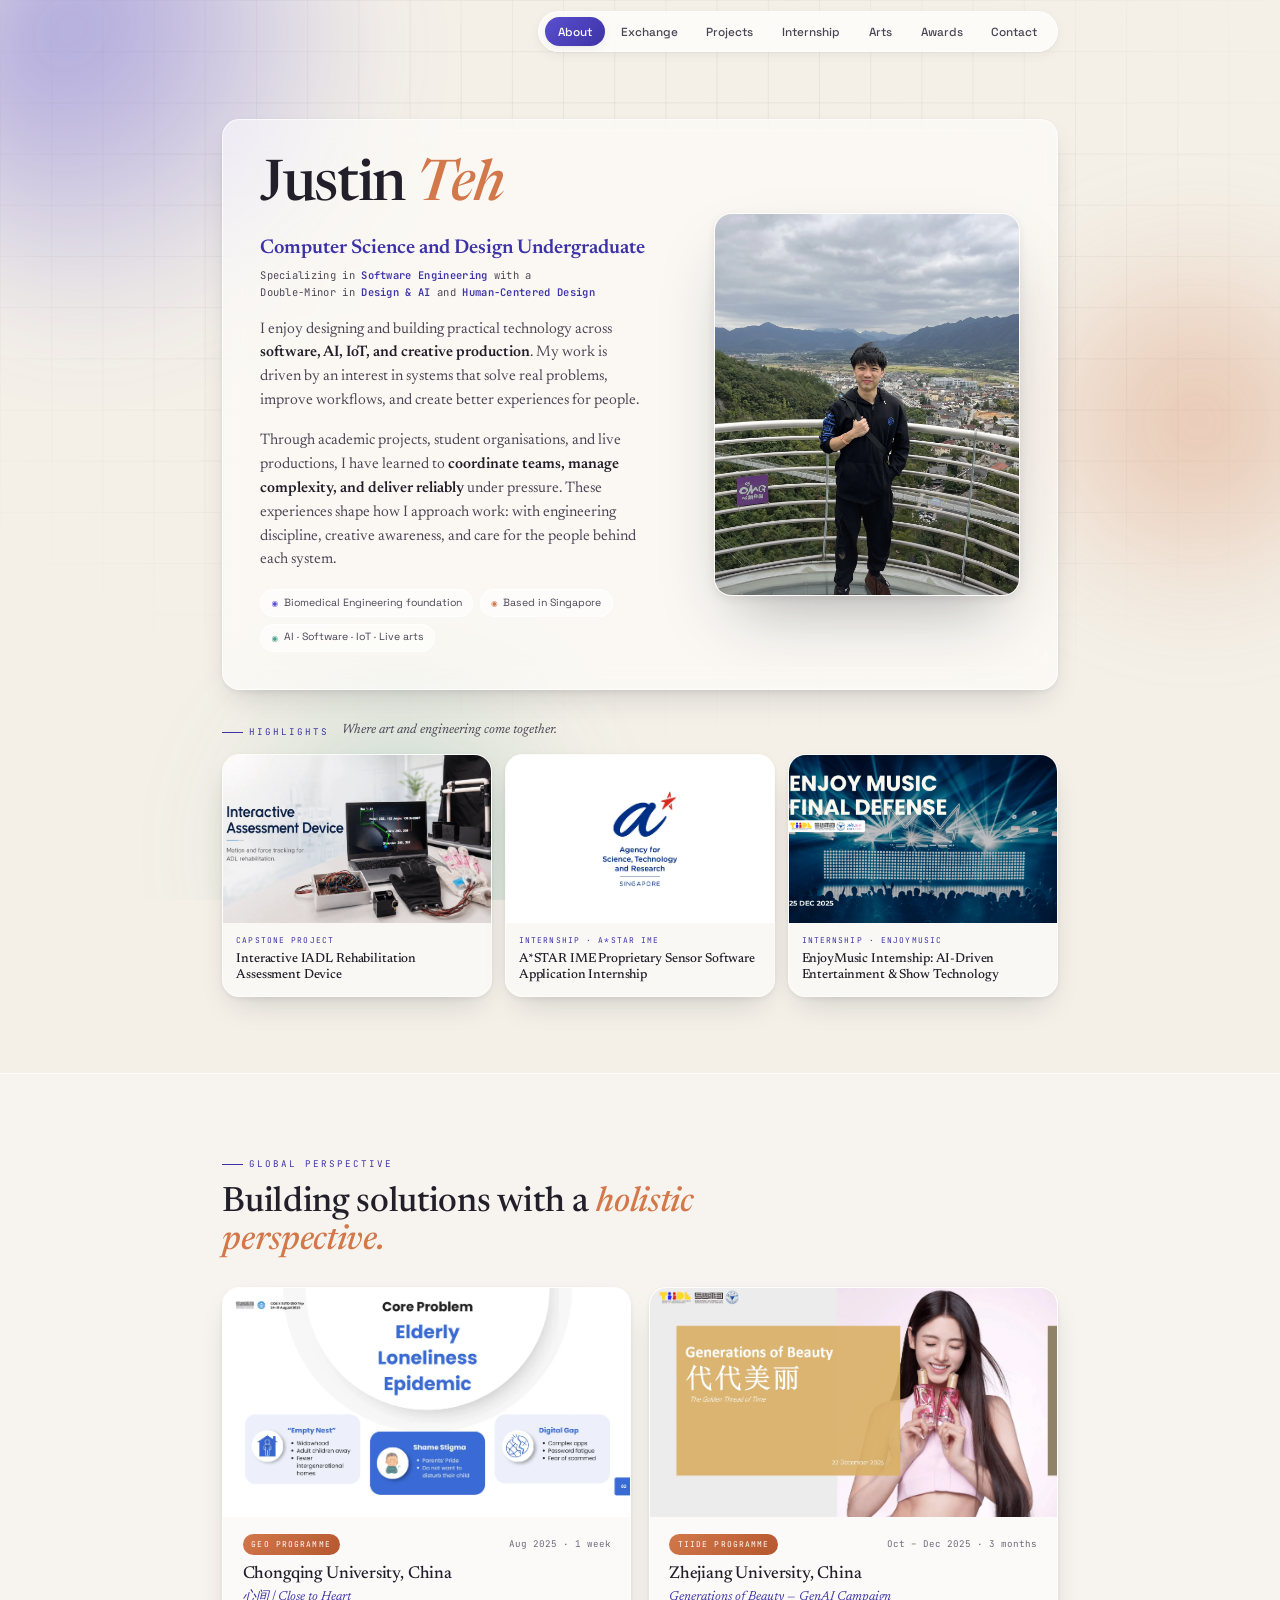
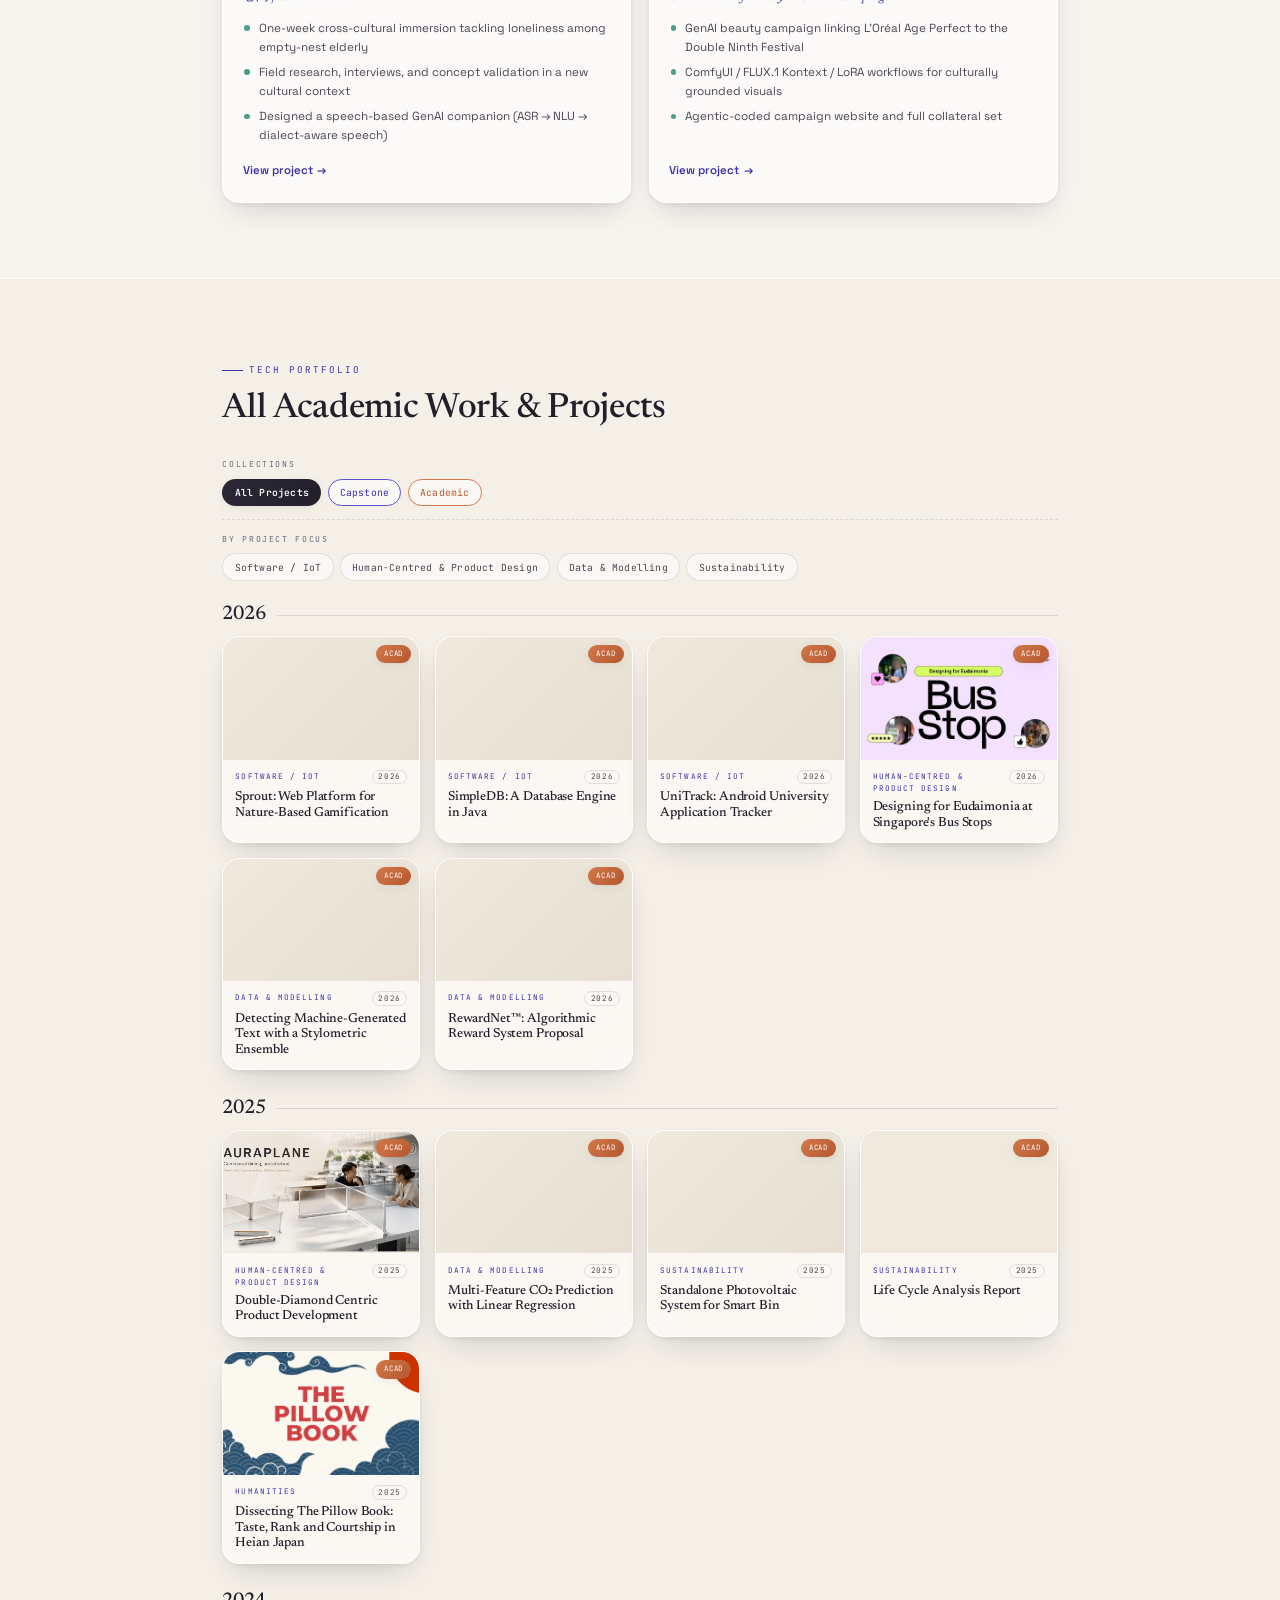
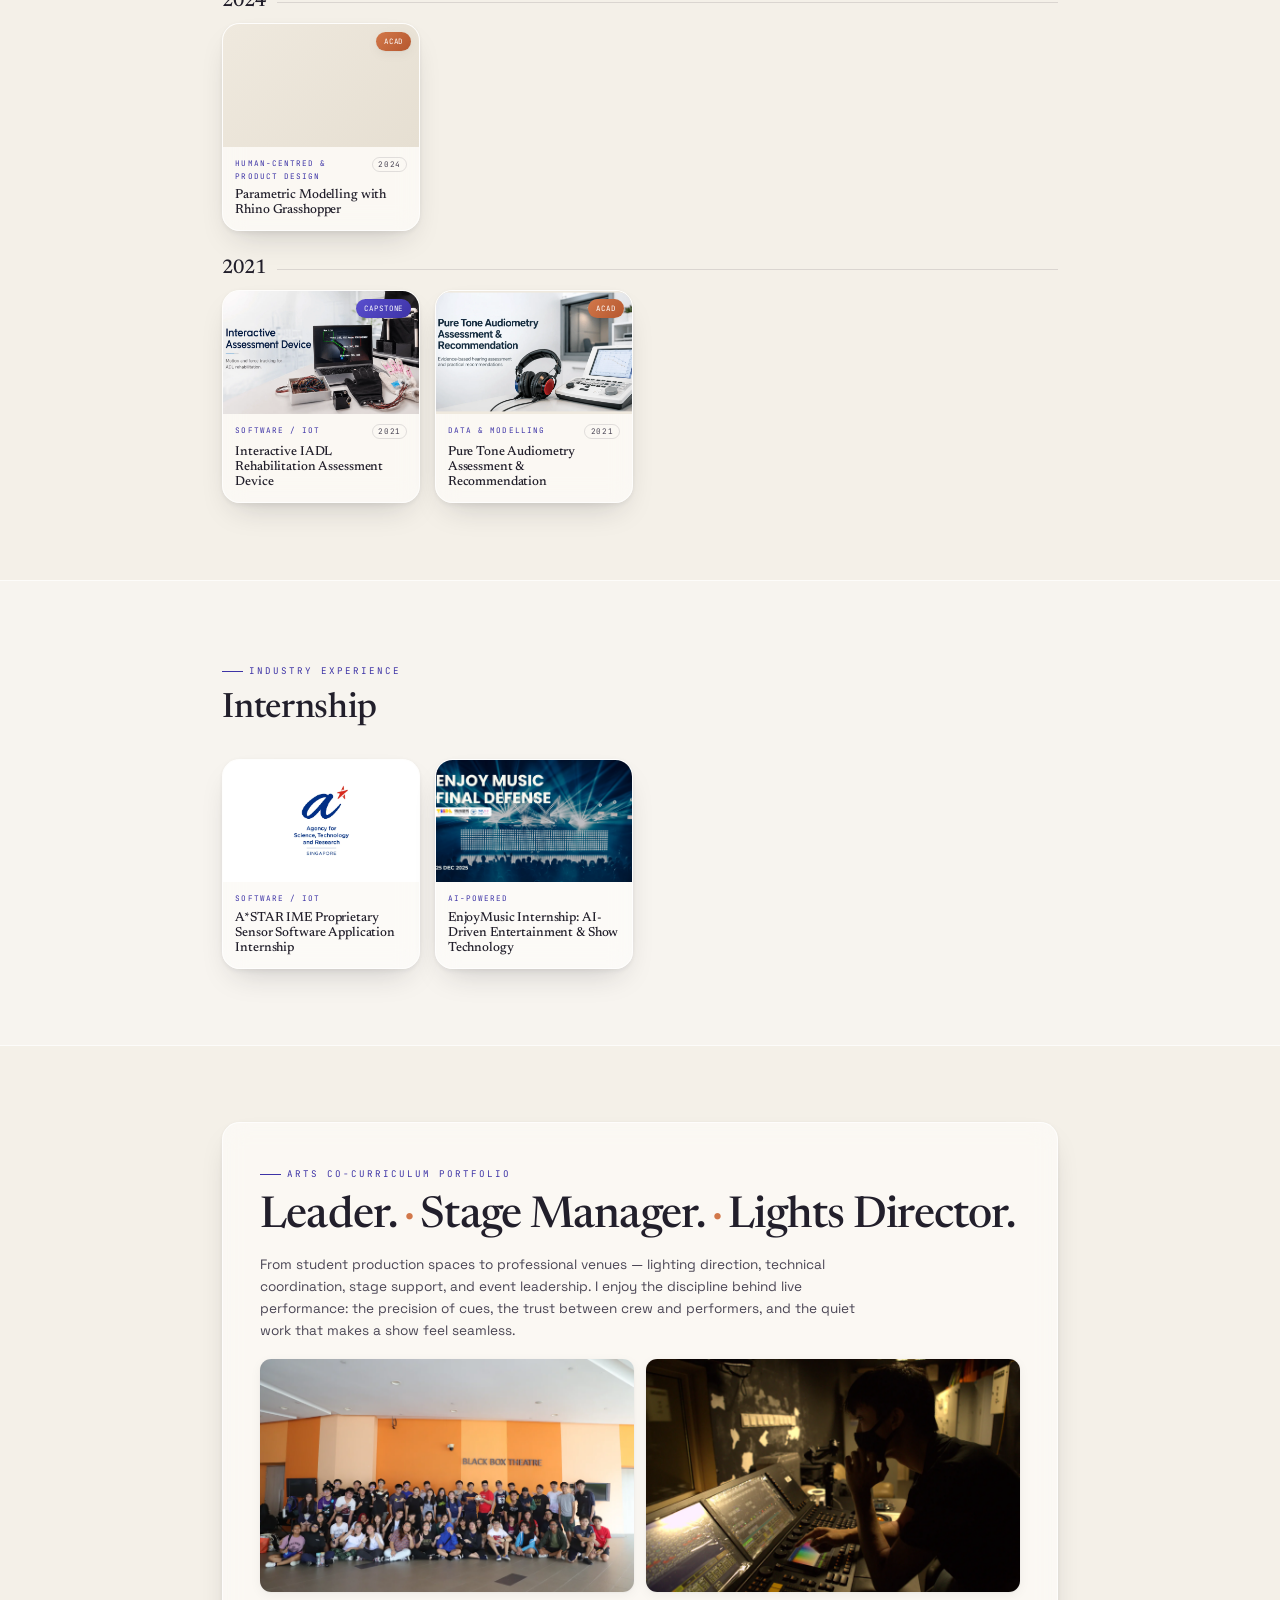
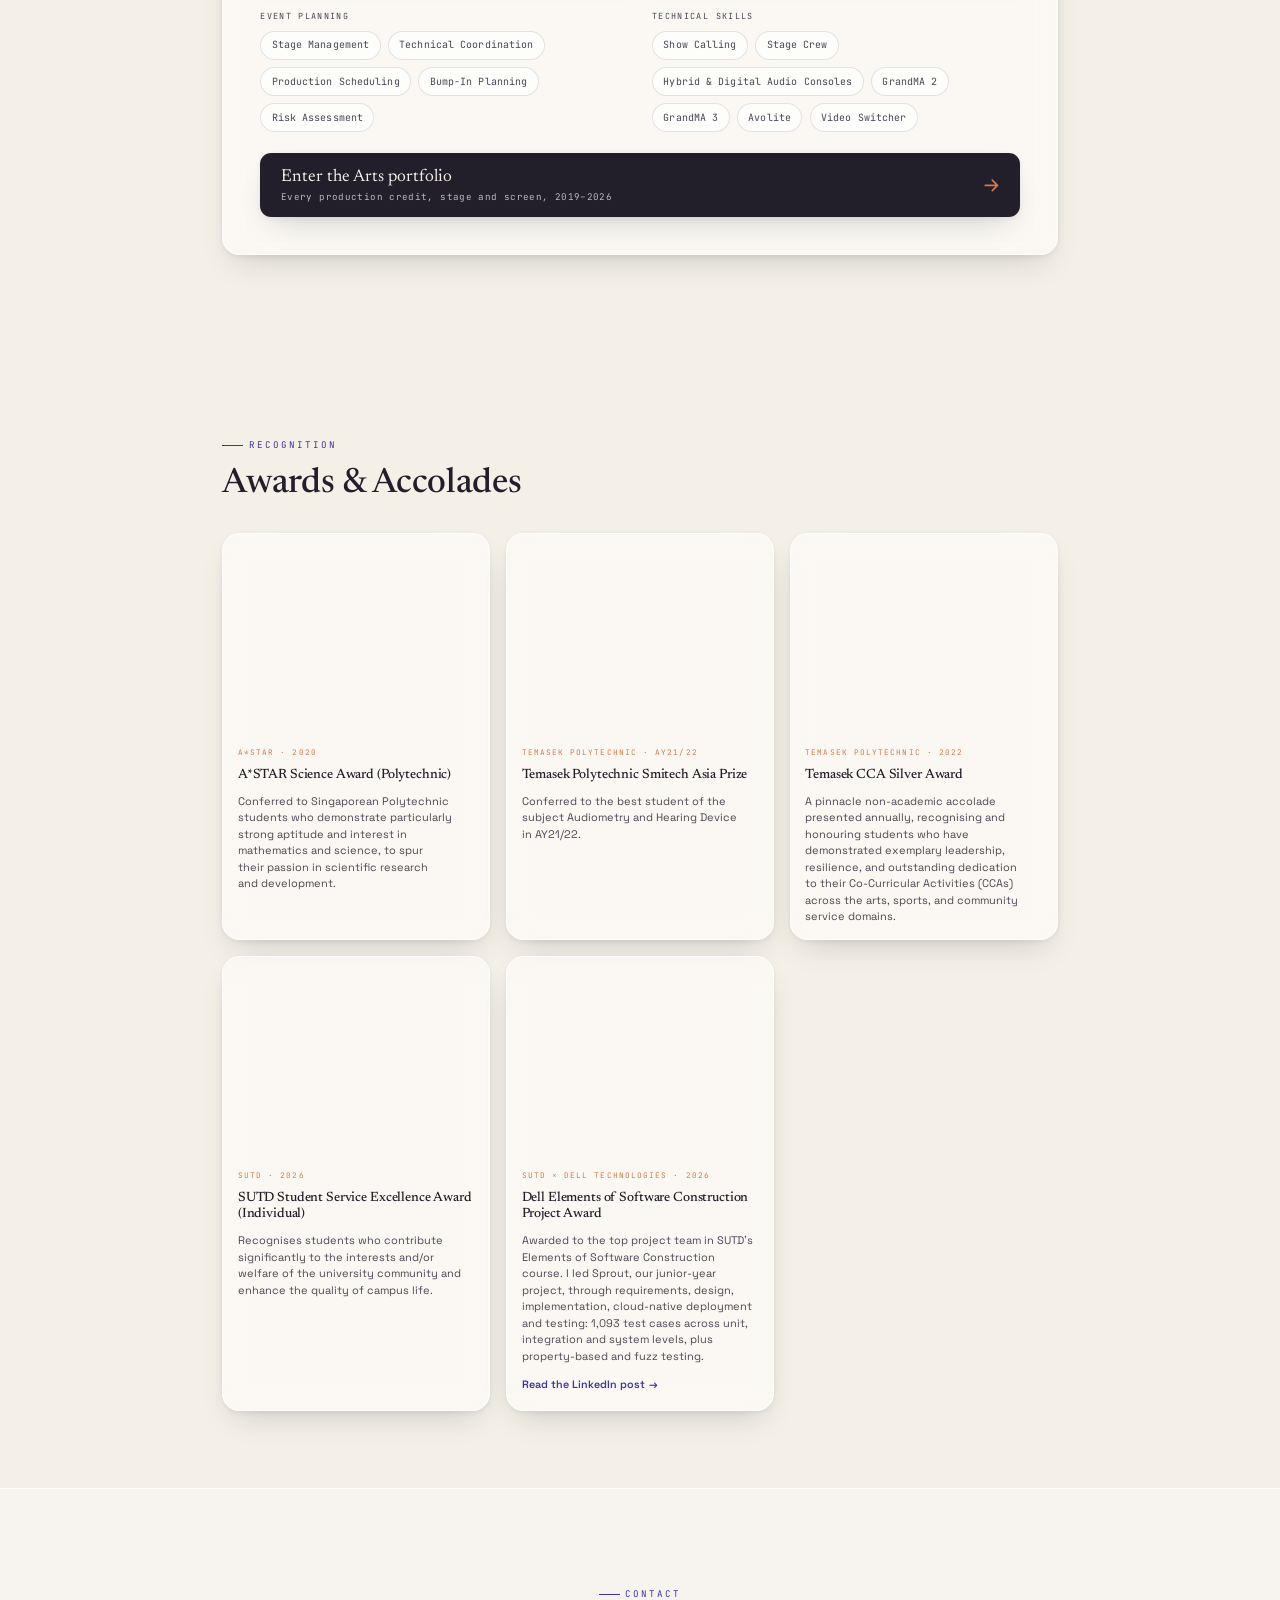
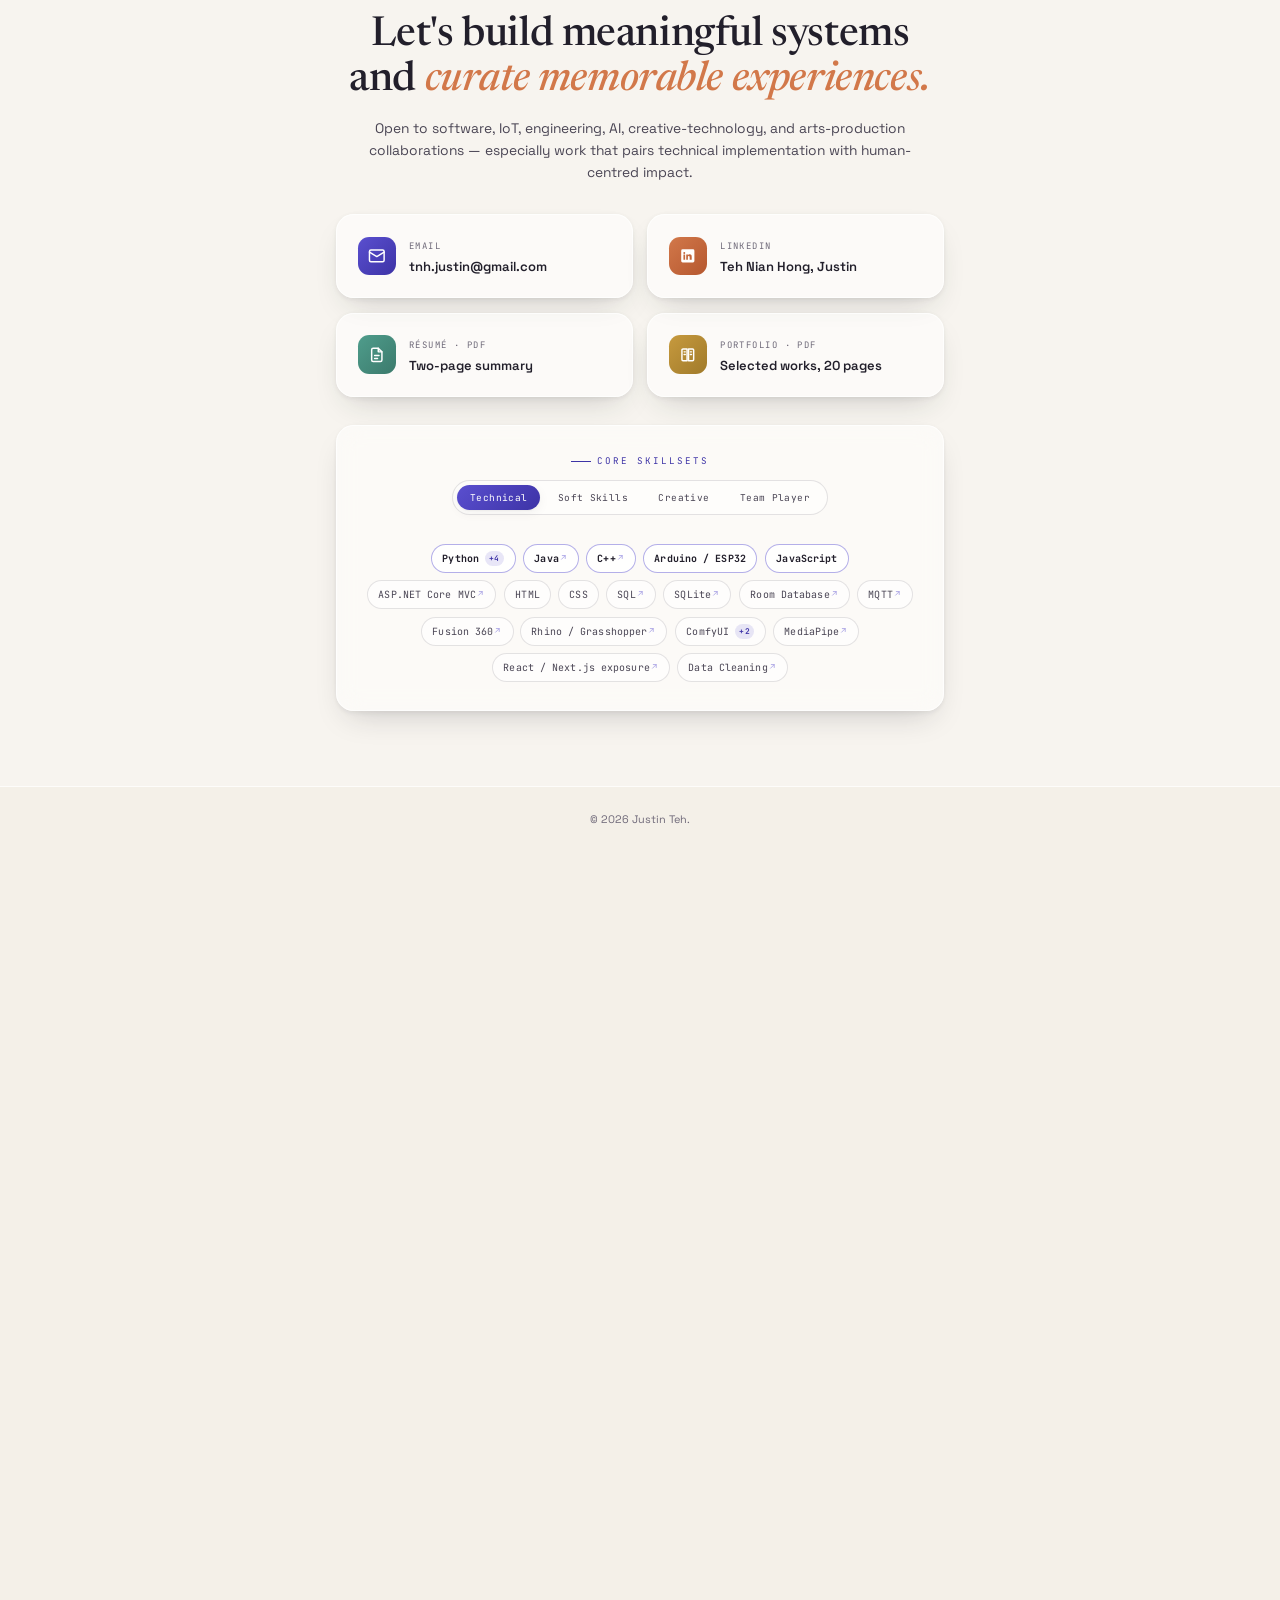
<file: index.html>
<!DOCTYPE html>
<html lang="en">
<head>
  <meta charset="UTF-8" />
  <meta name="viewport" content="width=device-width, initial-scale=1.0, minimum-scale=1.0, maximum-scale=1.0, user-scalable=no" />
  <title>Justin Teh — Arts × Technology Portfolio</title>
  <meta name="description" content="Justin Teh — Creative Technologist. Computer Science & Design student blending software, AI, IoT, human-centred design and live arts production." />
  <link rel="preconnect" href="https://fonts.googleapis.com" />
  <link rel="preconnect" href="https://fonts.gstatic.com" crossorigin />
  <link rel="icon" href="assets/Icons/favicon.svg" type="image/svg+xml" />
  <link rel="icon" href="assets/Icons/favicon-32.png" sizes="32x32" type="image/png" />
  <link rel="apple-touch-icon" href="assets/Icons/apple-touch-icon.png" />
  <meta name="theme-color" content="#f4f0e8" />
  <link rel="stylesheet" href="style.css?v=3" />
</head>
<body>
  <!-- Organic background layers -->
  <div class="bg-field" aria-hidden="true">
    <span class="blob b1"></span>
    <span class="blob b2"></span>
    <span class="blob b3"></span>
  </div>
  <div class="bg-grid" aria-hidden="true"></div>

  <!-- ============ NAVIGATION (anchors — click or scroll) ============ -->
  <header class="site-nav">
    <div class="wrap">
      <nav class="nav-inner" aria-label="Primary">
        <div class="nav-pill nav-pill-links">
          <button class="nav-toggle" aria-label="Toggle navigation" aria-expanded="false" aria-controls="navlist">
            <span></span><span></span><span></span>
          </button>

          <ul class="navlist" id="navlist">
            <li><button class="nav-link" data-target="about" aria-current="true" aria-label="About" title="About" type="button"><svg class="nav-ico" viewBox="0 0 24 24" fill="none" stroke="currentColor" stroke-width="1.8" stroke-linecap="round" stroke-linejoin="round" aria-hidden="true"><circle cx="12" cy="8" r="4"></circle><path d="M4 21v-1a7 7 0 0 1 14 0v1"></path></svg><span class="nav-txt">About</span></button></li>
            <li><button class="nav-link" data-target="exchange" aria-label="Exchange" title="Exchange" type="button"><svg class="nav-ico" viewBox="0 0 24 24" fill="none" stroke="currentColor" stroke-width="1.8" stroke-linecap="round" stroke-linejoin="round" aria-hidden="true"><circle cx="12" cy="12" r="9"></circle><path d="M3 12h18M12 3a14 14 0 0 1 0 18M12 3a14 14 0 0 0 0 18"></path></svg><span class="nav-txt">Exchange</span></button></li>
            <li><button class="nav-link" data-target="projects" aria-label="Projects" title="Projects" type="button"><svg class="nav-ico" viewBox="0 0 24 24" fill="none" stroke="currentColor" stroke-width="1.8" stroke-linecap="round" stroke-linejoin="round" aria-hidden="true"><rect x="3" y="7" width="18" height="13" rx="2"></rect><path d="M8 7V5a2 2 0 0 1 2-2h4a2 2 0 0 1 2 2v2M3 12h18"></path></svg><span class="nav-txt">Projects</span></button></li>
            <li><button class="nav-link" data-target="internship" aria-label="Internship" title="Internship" type="button"><svg class="nav-ico" viewBox="0 0 24 24" fill="none" stroke="currentColor" stroke-width="1.8" stroke-linecap="round" stroke-linejoin="round" aria-hidden="true"><rect x="3" y="4" width="18" height="16" rx="2"></rect><path d="M3 9h18M8 4V2m8 2V2"></path></svg><span class="nav-txt">Internship</span></button></li>
            <li><button class="nav-link" data-target="arts" aria-label="Arts" title="Arts" type="button"><svg class="nav-ico" viewBox="0 0 24 24" fill="none" stroke="currentColor" stroke-width="1.8" stroke-linecap="round" stroke-linejoin="round" aria-hidden="true"><path d="M9 18a3 3 0 0 0 6 0v-1.4a6 6 0 1 0-6 0z"></path><path d="M10 21h4"></path></svg><span class="nav-txt">Arts</span></button></li>
            <li><button class="nav-link" data-target="awards" aria-label="Awards" title="Awards" type="button"><svg class="nav-ico" viewBox="0 0 24 24" fill="none" stroke="currentColor" stroke-width="1.8" stroke-linecap="round" stroke-linejoin="round" aria-hidden="true"><path d="M8 21h8M12 17v4M7 4h10v4a5 5 0 0 1-10 0z"></path><path d="M17 5h3v2a3 3 0 0 1-3 3M7 5H4v2a3 3 0 0 0 3 3"></path></svg><span class="nav-txt">Awards</span></button></li>
            <li><button class="nav-link" data-target="contact" aria-label="Contact" title="Contact" type="button"><svg class="nav-ico" viewBox="0 0 24 24" fill="none" stroke="currentColor" stroke-width="1.8" stroke-linecap="round" stroke-linejoin="round" aria-hidden="true"><rect x="3" y="5" width="18" height="14" rx="2"></rect><path d="m3 7 9 6 9-6"></path></svg><span class="nav-txt">Contact</span></button></li>
          </ul>
        </div>
      </nav>
    </div>
  </header>

  <main>

    <!-- ============ ABOUT ME ============ -->
    <section class="section" id="about" aria-labelledby="about-h">
      <div class="wrap">
        <!-- Intro title card -->
        <div class="hero glass reveal">
          <div class="hero-text">
            <h1 id="about-h">Justin <em>Teh</em></h1>
            <p class="hero-role">Computer Science and Design Undergraduate</p>
            <p class="hero-subrole">Specializing in <strong>Software Engineering</strong> with a <span class="nowrap">Double-Minor in <strong>Design &amp; AI</strong> and <strong>Human-Centered Design</strong></span></p>
            <p class="hero-tagline">I enjoy designing and building practical technology across <strong>software, AI, IoT, and creative production</strong>. My work is driven by an interest in systems that solve real problems, improve workflows, and create better experiences for people.</p>
            <p class="hero-tagline hero-tagline-2">Through academic projects, student organisations, and live productions, I have learned to <strong>coordinate teams, manage complexity, and deliver reliably</strong> under pressure. These experiences shape how I approach work: with engineering discipline, creative awareness, and care for the people behind each system.</p>
            <ul class="hero-facts" aria-label="Quick facts">
              <li><span class="fact-ico" aria-hidden="true">◉</span>Biomedical Engineering foundation</li>
              <li><span class="fact-ico" aria-hidden="true">◉</span>Based in Singapore</li>
              <li><span class="fact-ico" aria-hidden="true">◉</span>AI · Software · IoT · Live arts</li>
            </ul>
          </div>
          <div class="hero-portrait">
            <img src="assets/Personal/Portrait.webp" width="1200" height="1600" alt="Portrait of Justin Teh" loading="eager" fetchpriority="high" decoding="async" />
          </div>
        </div>

        <!-- Highlights (merged into About) -->
        <div class="about-highlights reveal" aria-label="Highlights">
          <div class="ah-head">
            <span class="eyebrow">Highlights</span>
            <p class="ah-sub">Where art and engineering come together.</p>
          </div>
          <div class="hl-mini" id="hl-mini"></div>
        </div>
      </div>
    </section>

    <!-- ============ GLOBAL PERSPECTIVE / EXCHANGE ============ -->
    <section class="section section-alt" id="exchange" aria-labelledby="exchange-h">
      <div class="wrap">
        <div class="exchange-intro reveal">
          <span class="eyebrow">Global Perspective</span>
          <h2 class="section-title" id="exchange-h">Building solutions with a <em>holistic perspective.</em></h2>
        </div>
        <div class="exchange-grid" id="exchange-grid"></div>
      </div>
    </section>

    <!-- ============ PROJECTS ============ -->
    <section class="section" id="projects" aria-labelledby="projects-h">
      <div class="wrap">
        <div class="section-head reveal">
          <span class="eyebrow">Tech Portfolio</span>
          <h2 class="section-title" id="projects-h">All Academic Work &amp; Projects</h2>
        </div>

        <div class="filters reveal" id="filters" role="group" aria-label="Filter projects"></div>

        <div class="cards" id="cards-projects"></div>

        <p class="section-lead" id="no-results" style="display:none; margin-top:24px;">No projects match that filter yet — try another focus area.</p>
      </div>
    </section>

    <!-- ============ INTERNSHIP ============ -->
    <section class="section section-alt" id="internship" aria-labelledby="internship-h">
      <div class="wrap">
        <div class="section-head reveal">
          <span class="eyebrow">Industry Experience</span>
          <h2 class="section-title" id="internship-h">Internship</h2>
        </div>
        <div class="cards" id="cards-internship"></div>
      </div>
    </section>

    <!-- ============ ARTS PORTFOLIO ============ -->
    <section class="section" id="arts" aria-labelledby="arts-h">
      <div class="wrap">
        <div class="arts-hero glass reveal">
          <span class="eyebrow">Arts Co-Curriculum Portfolio</span>
          <h2 id="arts-h">Leader.<span class="sep">·</span>Stage Manager.<span class="sep">·</span>Lights Director.</h2>
          <p>From student production spaces to professional venues — lighting direction, technical coordination, stage support, and event leadership. I enjoy the discipline behind live performance: the precision of cues, the trust between crew and performers, and the quiet work that makes a show feel seamless.</p>
          <div class="arts-openers">
            <img src="assets/Arts/1Leadership.webp" alt="Justin leading an arts production team" loading="lazy" onerror="this.onerror=null;this.src='assets/Arts/1Leadership.JPG';" />
            <img src="assets/Arts/1Lights.webp" alt="Stage lighting rig during a live production" loading="lazy" onerror="this.onerror=null;this.src='assets/Arts/1Lights.jpg';" />
          </div>
          <div class="arts-skills" id="arts-skills"></div>
          <a class="arts-cta" href="arts/">
            <span>Enter the Arts portfolio<small>Every production credit, stage and screen, 2019&ndash;2026</small></span>
            <svg viewBox="0 0 24 24" fill="none" stroke="currentColor" stroke-width="2" stroke-linecap="round" stroke-linejoin="round" aria-hidden="true"><path d="M5 12h14M13 6l6 6-6 6"/></svg>
          </a>
        </div>
      </div>
    </section>

    <!-- ============ AWARDS ============ -->
    <section class="section" id="awards" aria-labelledby="awards-h">
      <div class="wrap">
        <div class="section-head reveal">
          <span class="eyebrow">Recognition</span>
          <h2 class="section-title" id="awards-h">Awards &amp; Accolades</h2>
        </div>
        <div class="cards awards" id="cards-awards"></div>
      </div>
    </section>

    <!-- ============ CONTACT ============ -->
    <section class="section section-alt" id="contact" aria-labelledby="contact-h">
      <div class="wrap">
        <div class="contact-wrap reveal">
          <span class="eyebrow" style="justify-content:center;">Contact</span>
          <h2 id="contact-h">Let's build meaningful systems and <em>curate memorable experiences.</em></h2>
          <p>Open to software, IoT, engineering, AI, creative-technology, and arts-production collaborations — especially work that pairs technical implementation with human-centred impact.</p>
          <div class="contact-boxes">
            <a class="contact-box" href="mailto:tnh.justin@gmail.com">
              <span class="contact-ico" aria-hidden="true">
                <svg viewBox="0 0 24 24" fill="none" stroke="currentColor" stroke-width="2" stroke-linecap="round" stroke-linejoin="round"><rect x="2" y="4" width="20" height="16" rx="2"></rect><path d="m2 7 10 6 10-6"></path></svg>
              </span>
              <span>
                <span class="c-label">Email</span><br />
                <span class="c-value">tnh.justin@gmail.com</span>
              </span>
            </a>
            <a class="contact-box" href="https://www.linkedin.com/in/teh-nian-hong-justin/" target="_blank" rel="noopener noreferrer">
              <span class="contact-ico" aria-hidden="true">
                <svg viewBox="0 0 24 24" fill="currentColor"><path d="M19 3a2 2 0 0 1 2 2v14a2 2 0 0 1-2 2H5a2 2 0 0 1-2-2V5a2 2 0 0 1 2-2zM8.34 17.34V10.4H6.04v6.94zM7.19 9.4a1.34 1.34 0 1 0 0-2.68 1.34 1.34 0 0 0 0 2.68m10.15 7.94v-3.8c0-2.04-.44-3.6-2.82-3.6-1.15 0-1.92.63-2.23 1.22h-.03V10.4H9.85v6.94h2.3v-3.43c0-.9.17-1.78 1.29-1.78 1.1 0 1.12 1.03 1.12 1.84v3.37z"></path></svg>
              </span>
              <span>
                <span class="c-label">LinkedIn</span><br />
                <span class="c-value">Teh Nian Hong, Justin</span>
              </span>
            </a>
            <a class="contact-box contact-resume" href="assets/Resume/Justin_Teh_Resume.pdf" target="_blank" rel="noopener">
              <span class="contact-ico" aria-hidden="true">
                <svg viewBox="0 0 24 24" fill="none" stroke="currentColor" stroke-width="2" stroke-linecap="round" stroke-linejoin="round"><path d="M14 3H7a2 2 0 0 0-2 2v14a2 2 0 0 0 2 2h10a2 2 0 0 0 2-2V8z"></path><path d="M14 3v5h5M9 13h6M9 17h4"></path></svg>
              </span>
              <span>
                <span class="c-label">R&eacute;sum&eacute; &middot; PDF</span><br />
                <span class="c-value">Two-page summary</span>
              </span>
            </a>
            <a class="contact-box contact-portfolio" href="assets/Portfolio/Justin_Teh_Portfolio.pdf" target="_blank" rel="noopener">
              <span class="contact-ico" aria-hidden="true">
                <svg viewBox="0 0 24 24" fill="none" stroke="currentColor" stroke-width="2" stroke-linecap="round" stroke-linejoin="round"><path d="M4 5.5A1.5 1.5 0 0 1 5.5 4H11v16H5.5A1.5 1.5 0 0 1 4 18.5z"></path><path d="M20 5.5A1.5 1.5 0 0 0 18.5 4H13v16h5.5a1.5 1.5 0 0 0 1.5-1.5z"></path><path d="M7 8h1.5M15.5 8H17M7 11.5h1.5M15.5 11.5H17"></path></svg>
              </span>
              <span>
                <span class="c-label">Portfolio &middot; PDF</span><br />
                <span class="c-value">Selected works, 20 pages</span>
              </span>
            </a>
          </div>
        </div>

        <!-- Core Skillsets — overview -->
        <div class="skills-overview glass reveal">
          <div class="skills-overview-head">
            <span class="eyebrow" style="justify-content:center;">Core Skillsets</span>
            <div class="skill-tabs" id="skill-tabs" role="tablist" aria-label="Skill categories">
              <button class="skill-tab is-active" data-skill-cat="technical" role="tab" aria-selected="true" type="button">Technical</button>
              <button class="skill-tab" data-skill-cat="creative" role="tab" aria-selected="false" type="button">Soft Skills</button>
              <button class="skill-tab" data-skill-cat="productions" role="tab" aria-selected="false" type="button">Creative</button>
              <button class="skill-tab" data-skill-cat="team" role="tab" aria-selected="false" type="button">Team Player</button>
            </div>
          </div>
          <div class="cloud" id="skills-cloud" aria-live="polite"></div>
        </div>
      </div>
    </section>

    <footer class="site-footer">
      <div class="wrap"><p>© 2026 Justin Teh.</p></div>
    </footer>
  </main>

  <!-- ============ PROJECT DETAIL MODAL (drawer) ============ -->
  <div class="modal" id="modal" role="dialog" aria-modal="true" aria-labelledby="modal-title" aria-hidden="true">
    <div class="modal-panel" id="modal-panel">
      <div class="modal-hero" id="modal-hero"></div>
      <button class="modal-close" id="modal-close" aria-label="Close project details">✕</button>
      <div class="modal-body" id="modal-body"></div>
    </div>
  </div>

  <!-- ============ LIGHTBOX ============ -->
  <div class="lightbox" id="lightbox" role="dialog" aria-modal="true" aria-label="Image viewer" aria-hidden="true">
    <div class="lightbox-stage">
      <button class="lb-close" id="lb-close" aria-label="Close image viewer">✕</button>
      <button class="lb-btn lb-prev" id="lb-prev" aria-label="Previous image">‹</button>
      <img class="lightbox-img" id="lb-img" alt="" />
      <button class="lb-btn lb-next" id="lb-next" aria-label="Next image">›</button>
      <p class="lightbox-cap" id="lb-cap"></p>
    </div>
  </div>

  <button class="to-top" id="to-top" aria-label="Back to top">↑</button>

  <script src="script.js?v=10" defer></script>
</body>
</html>
</file>
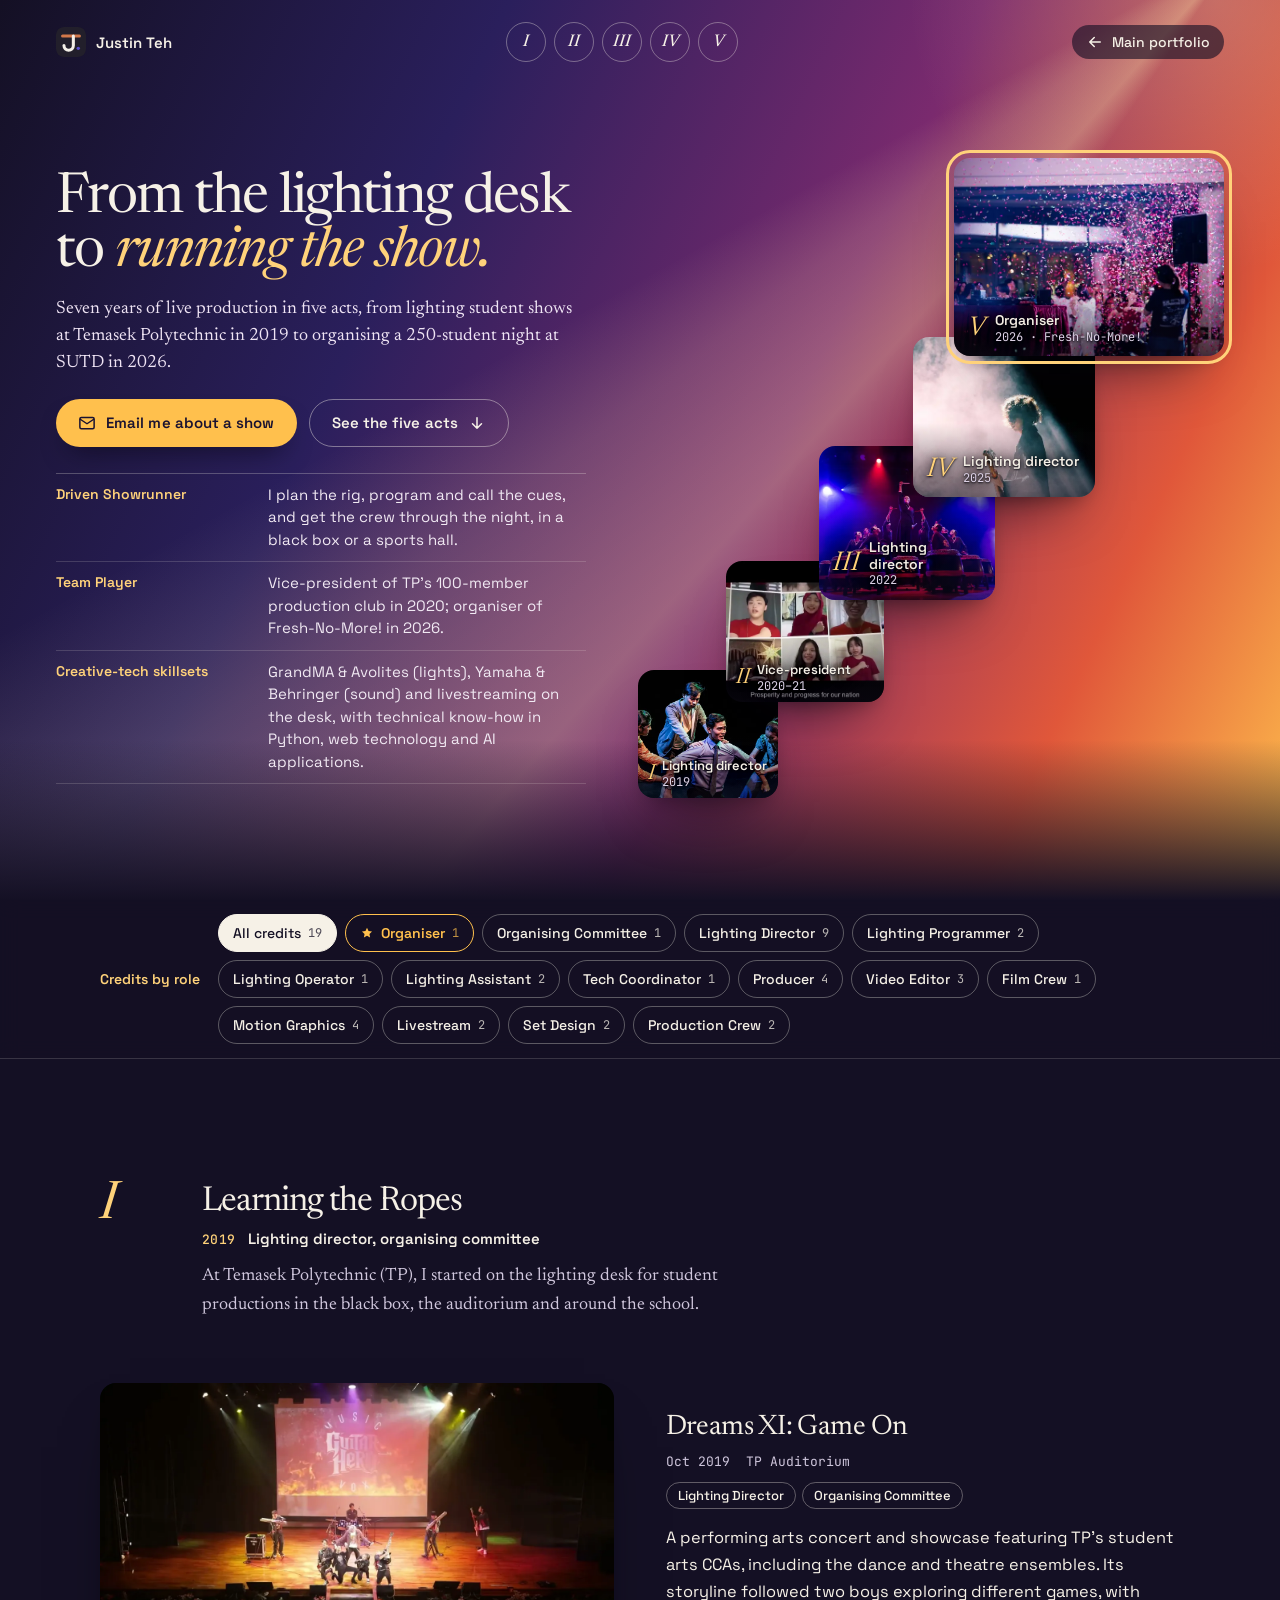
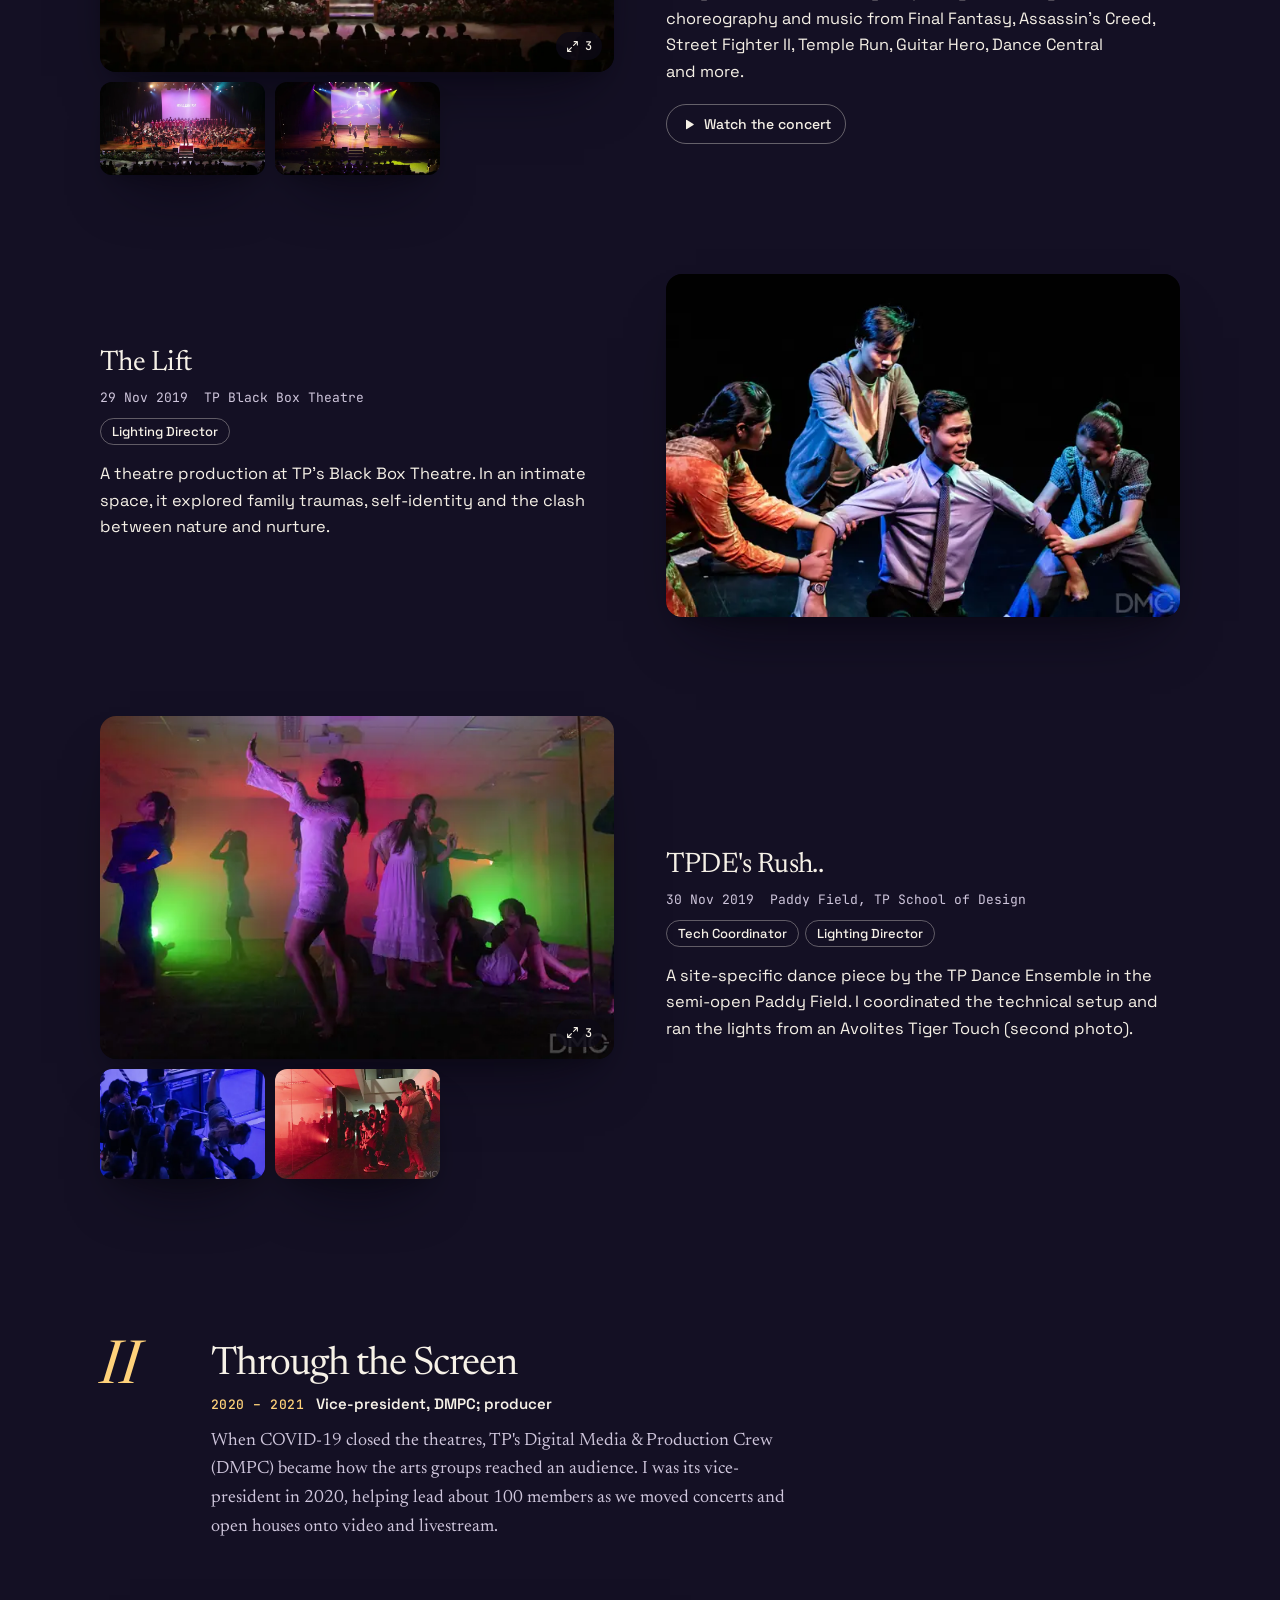
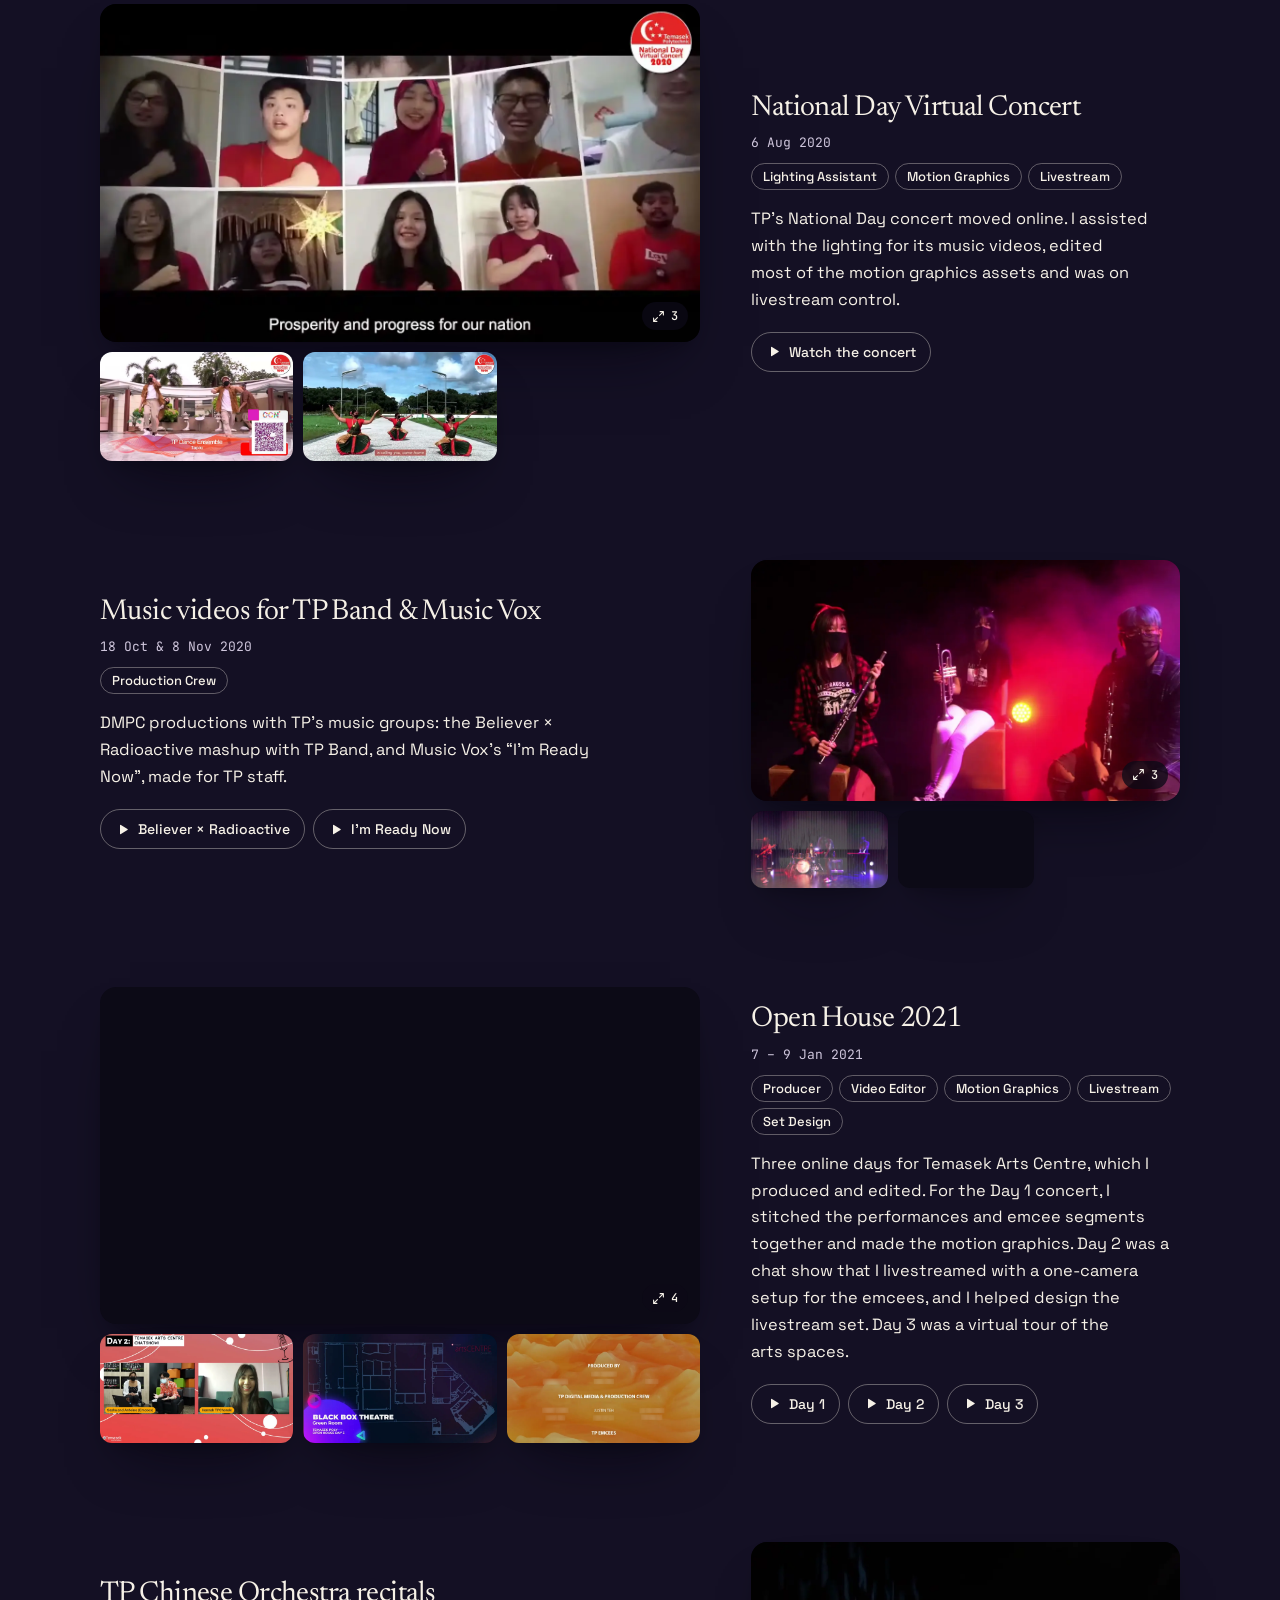
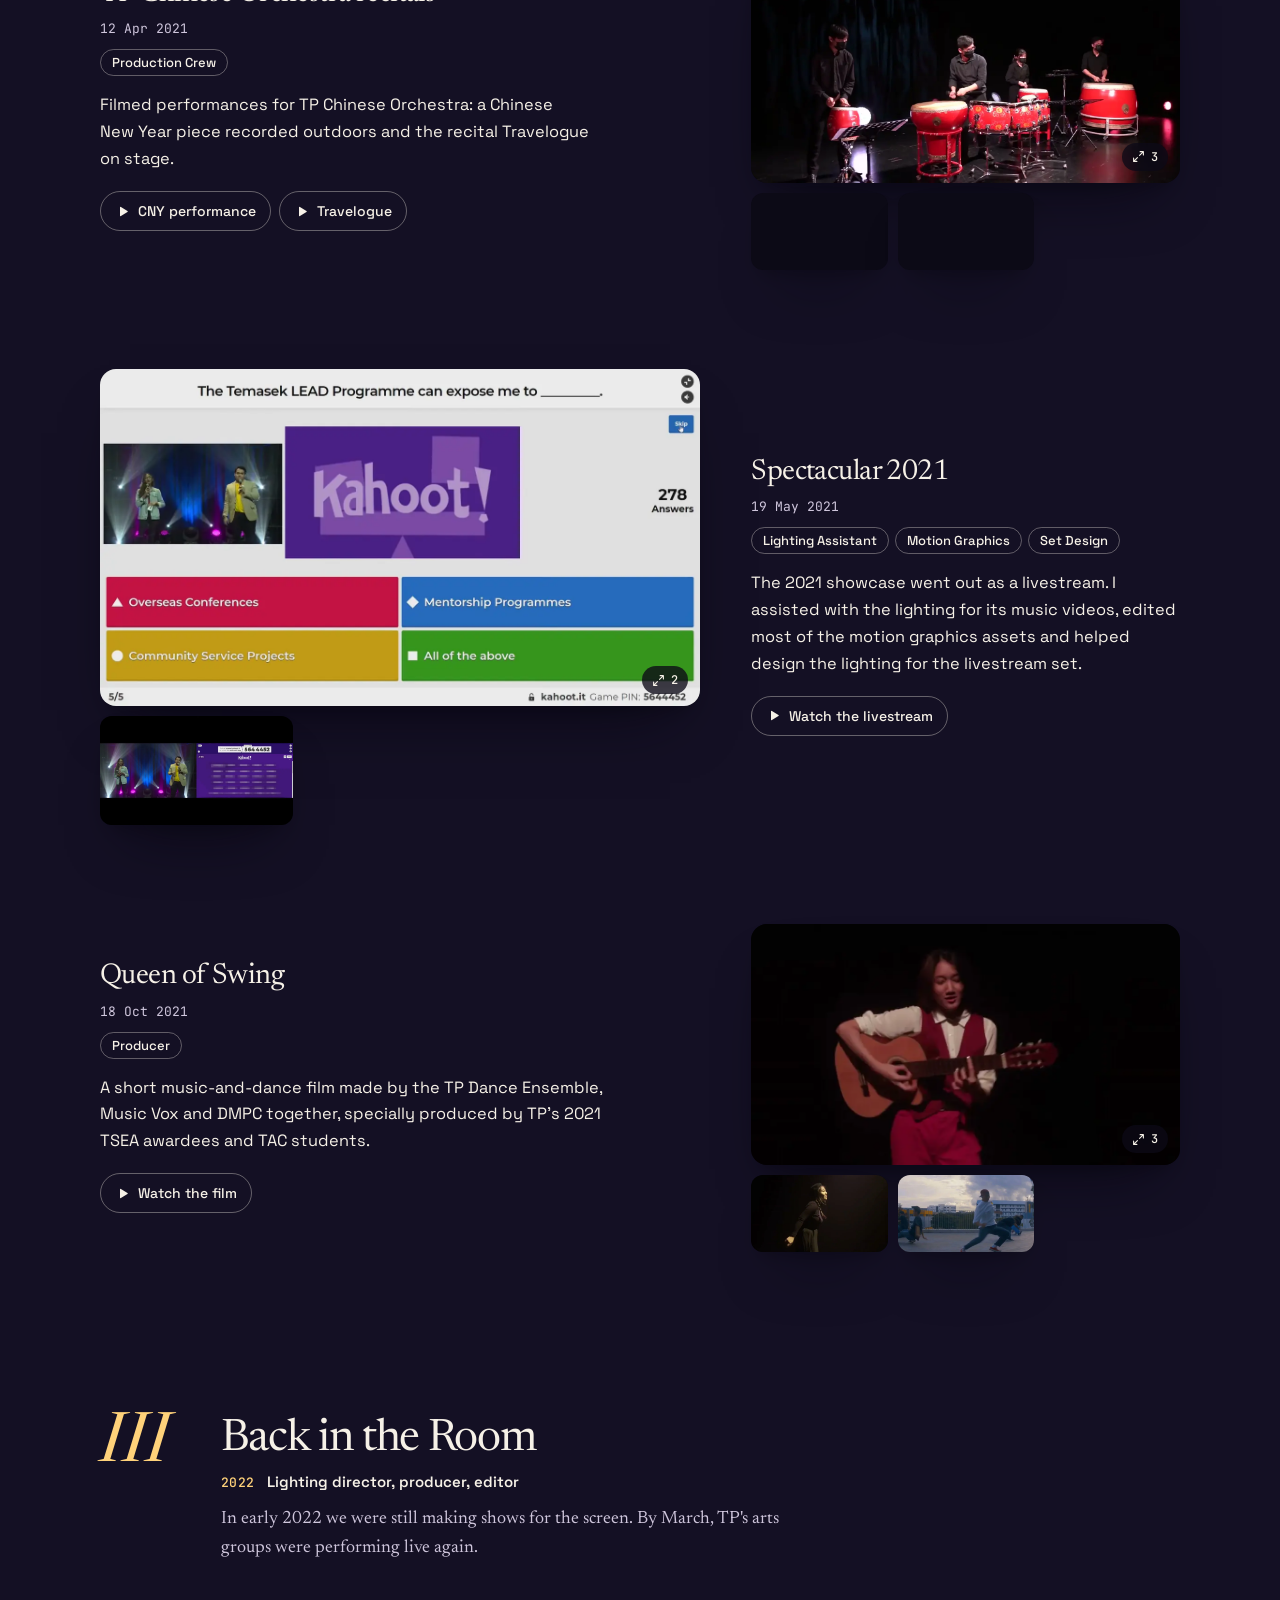
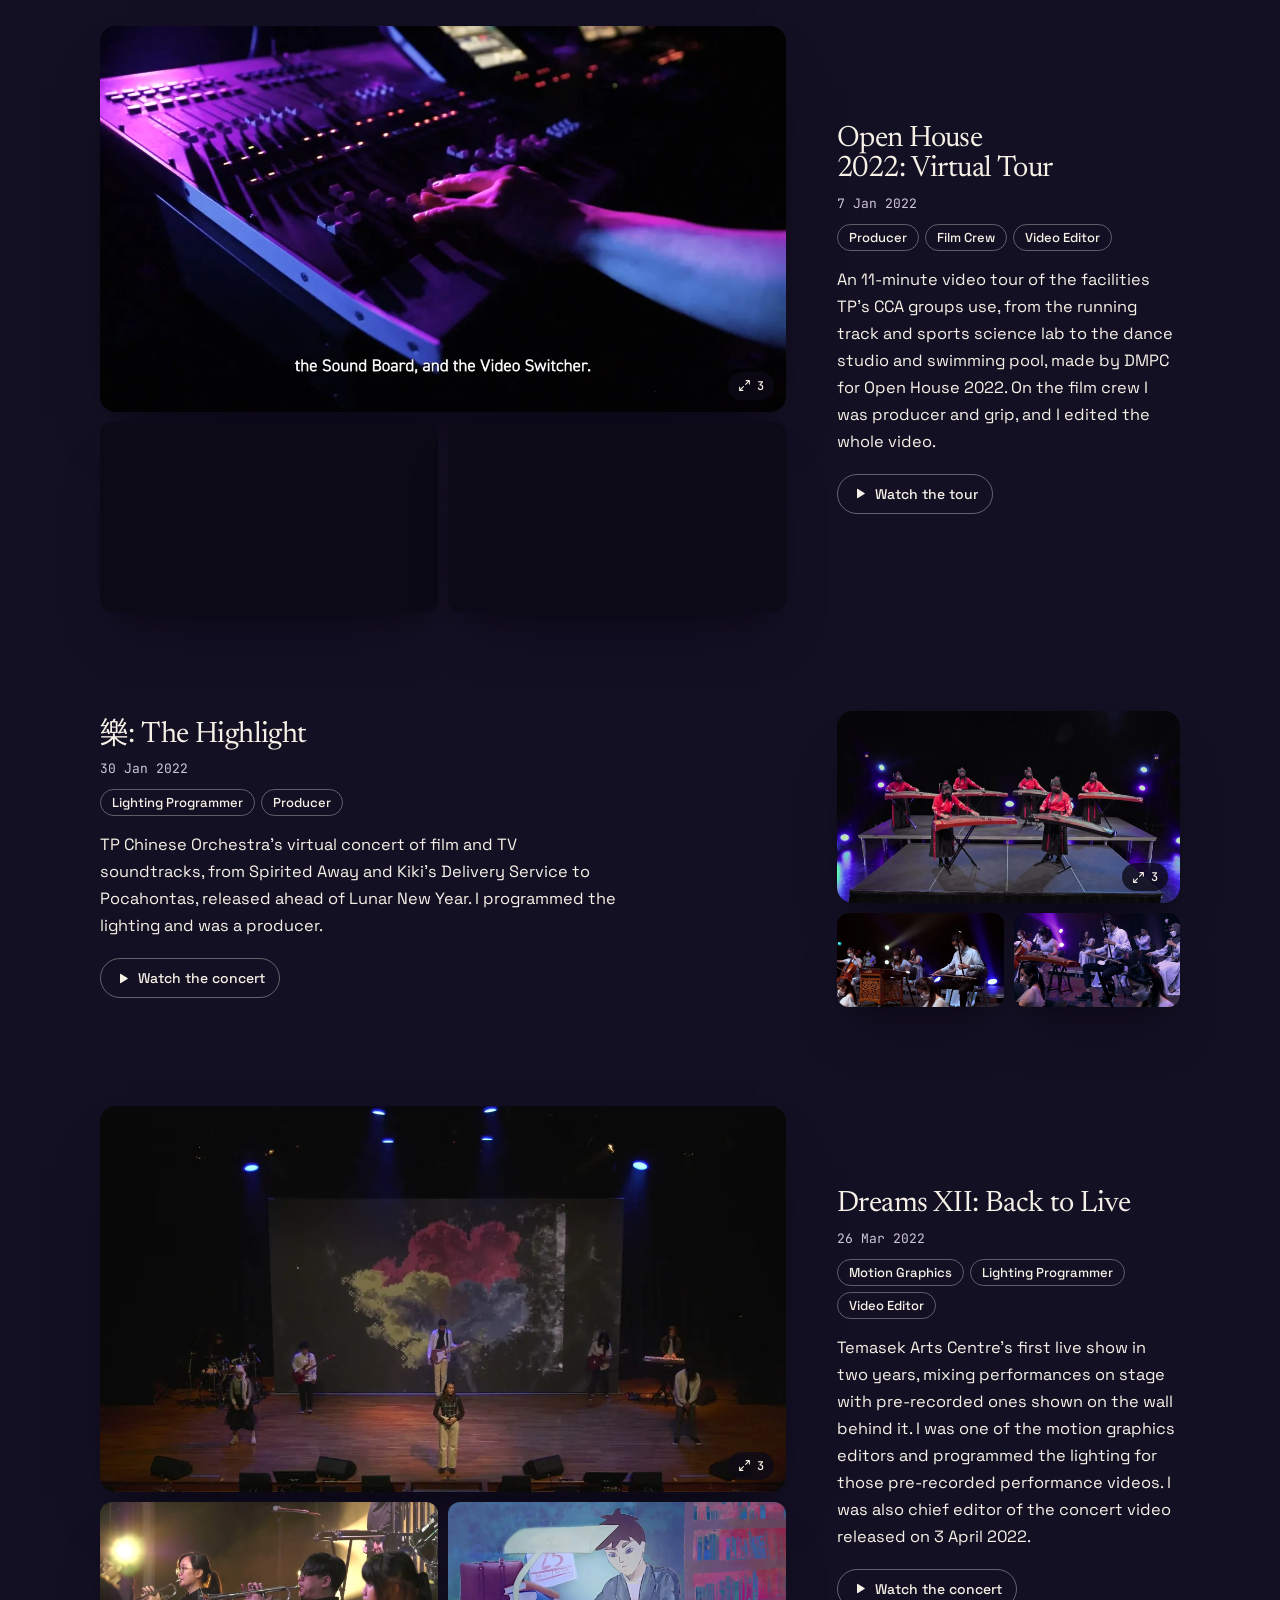
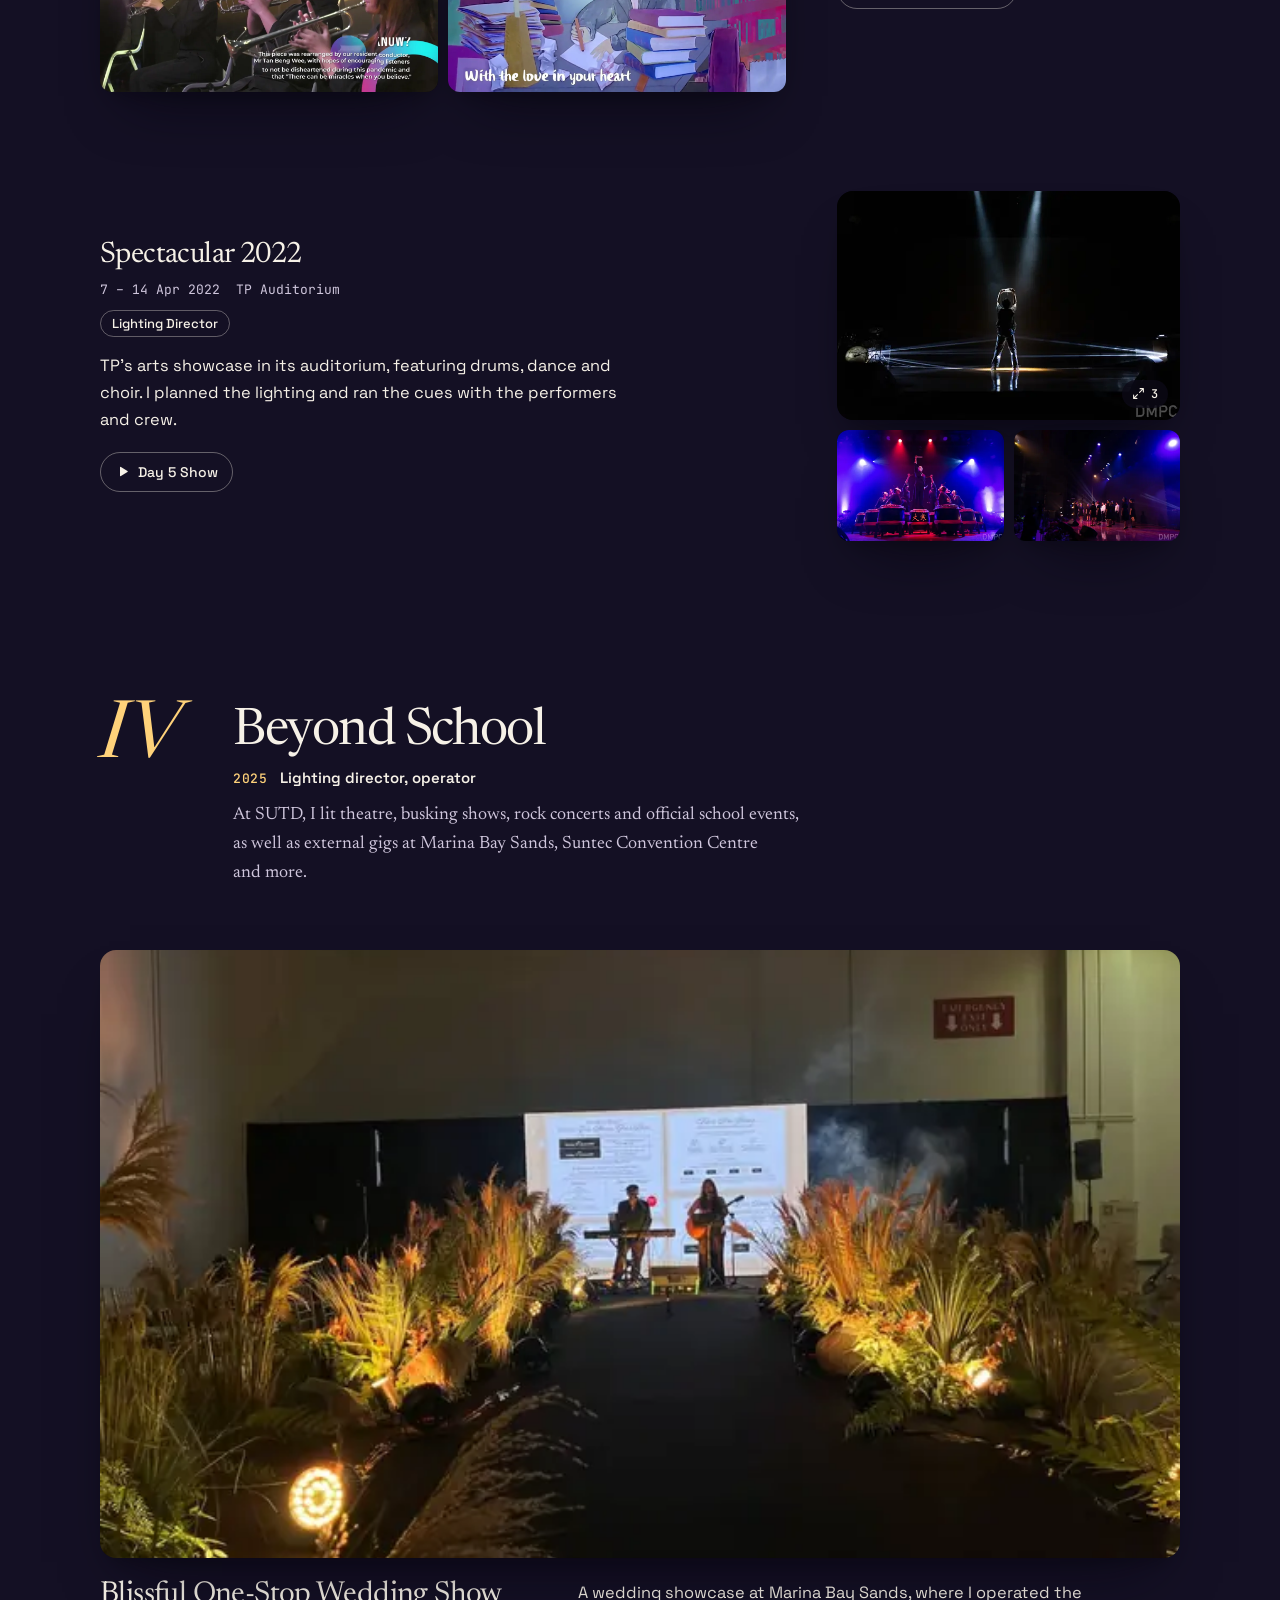
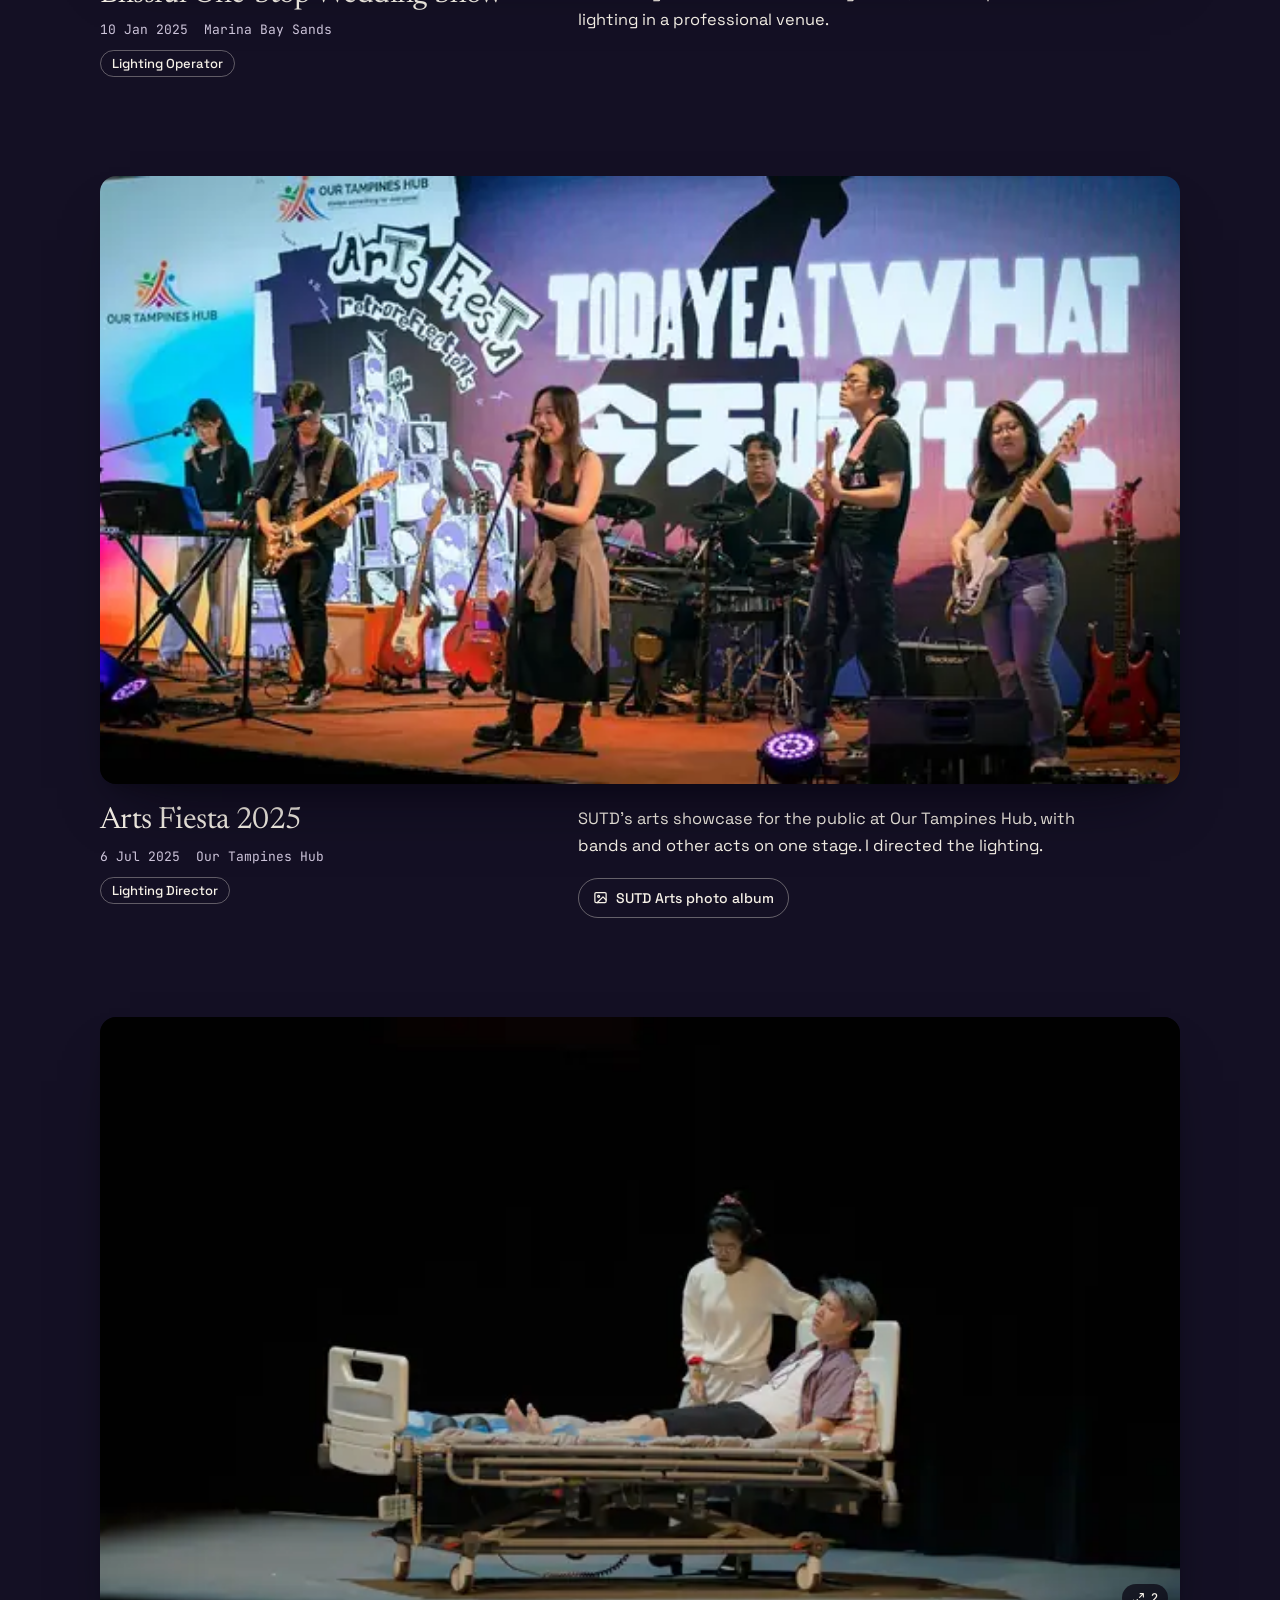
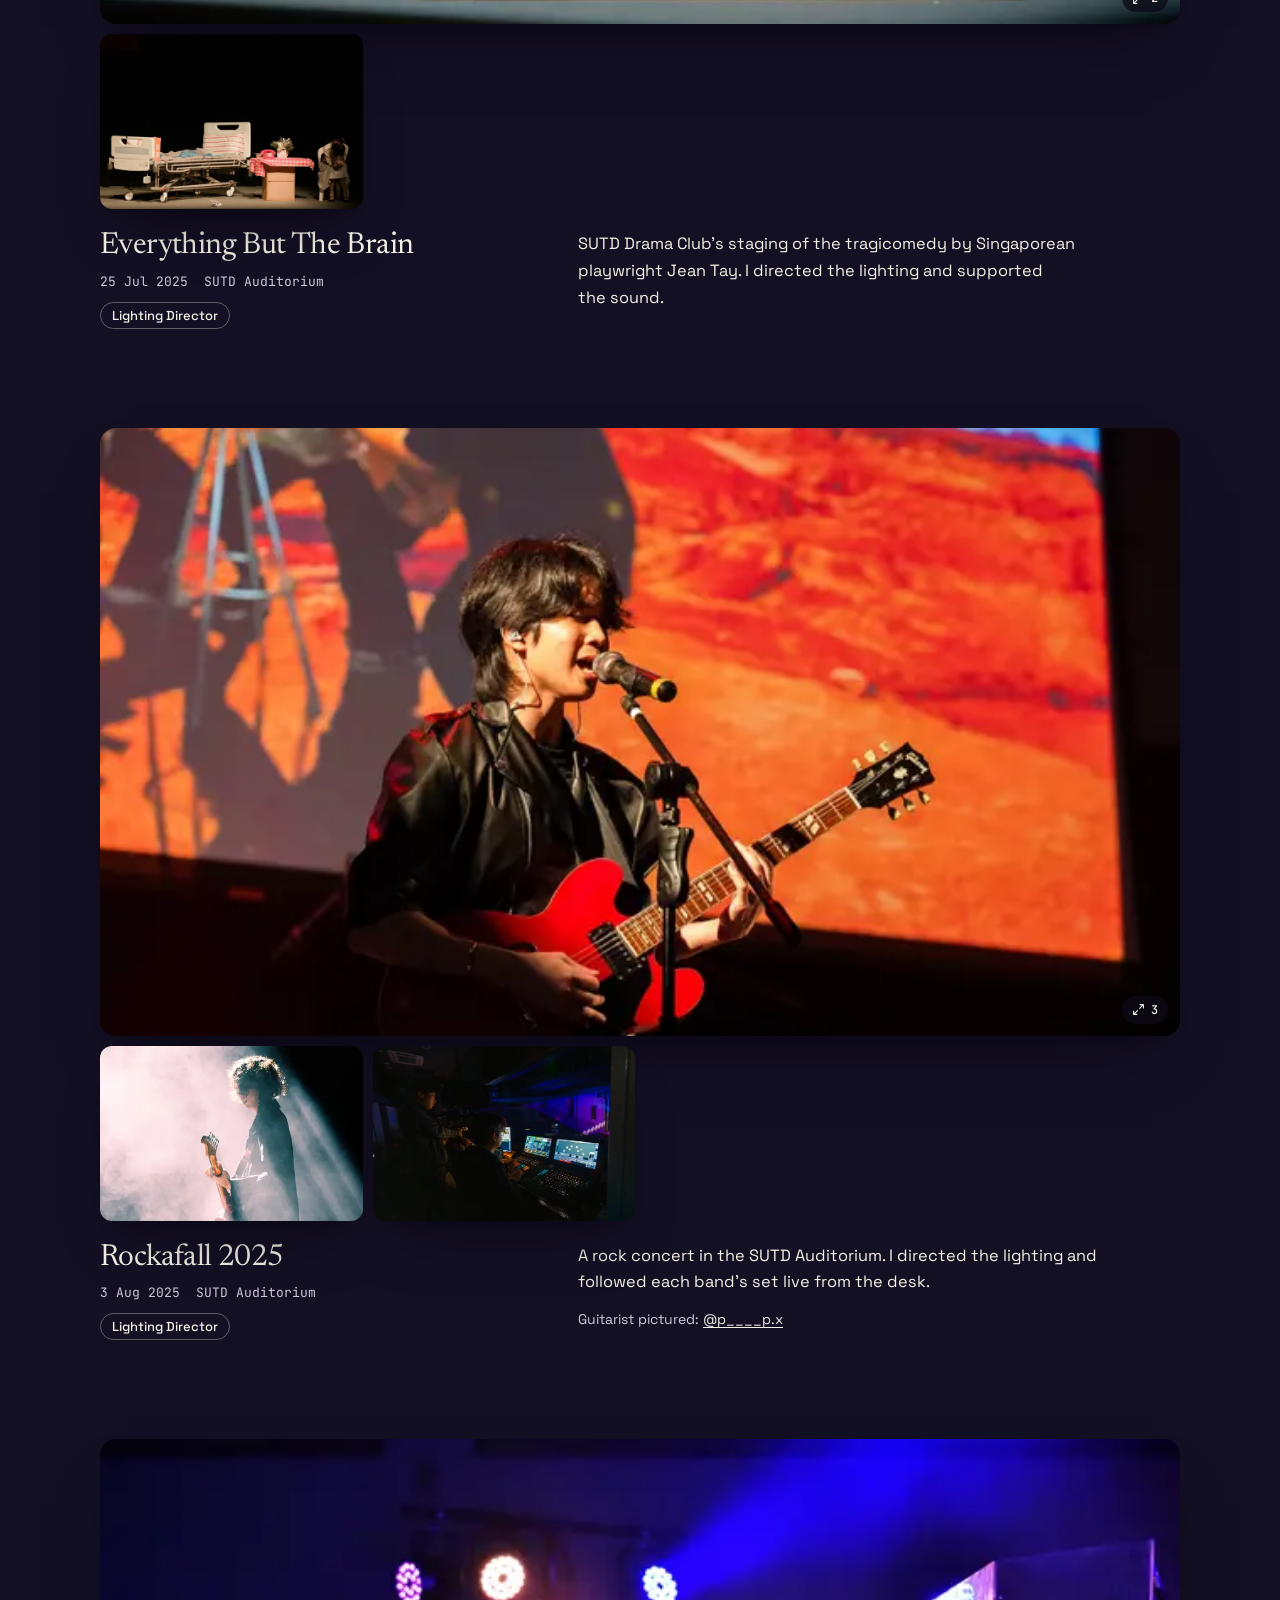
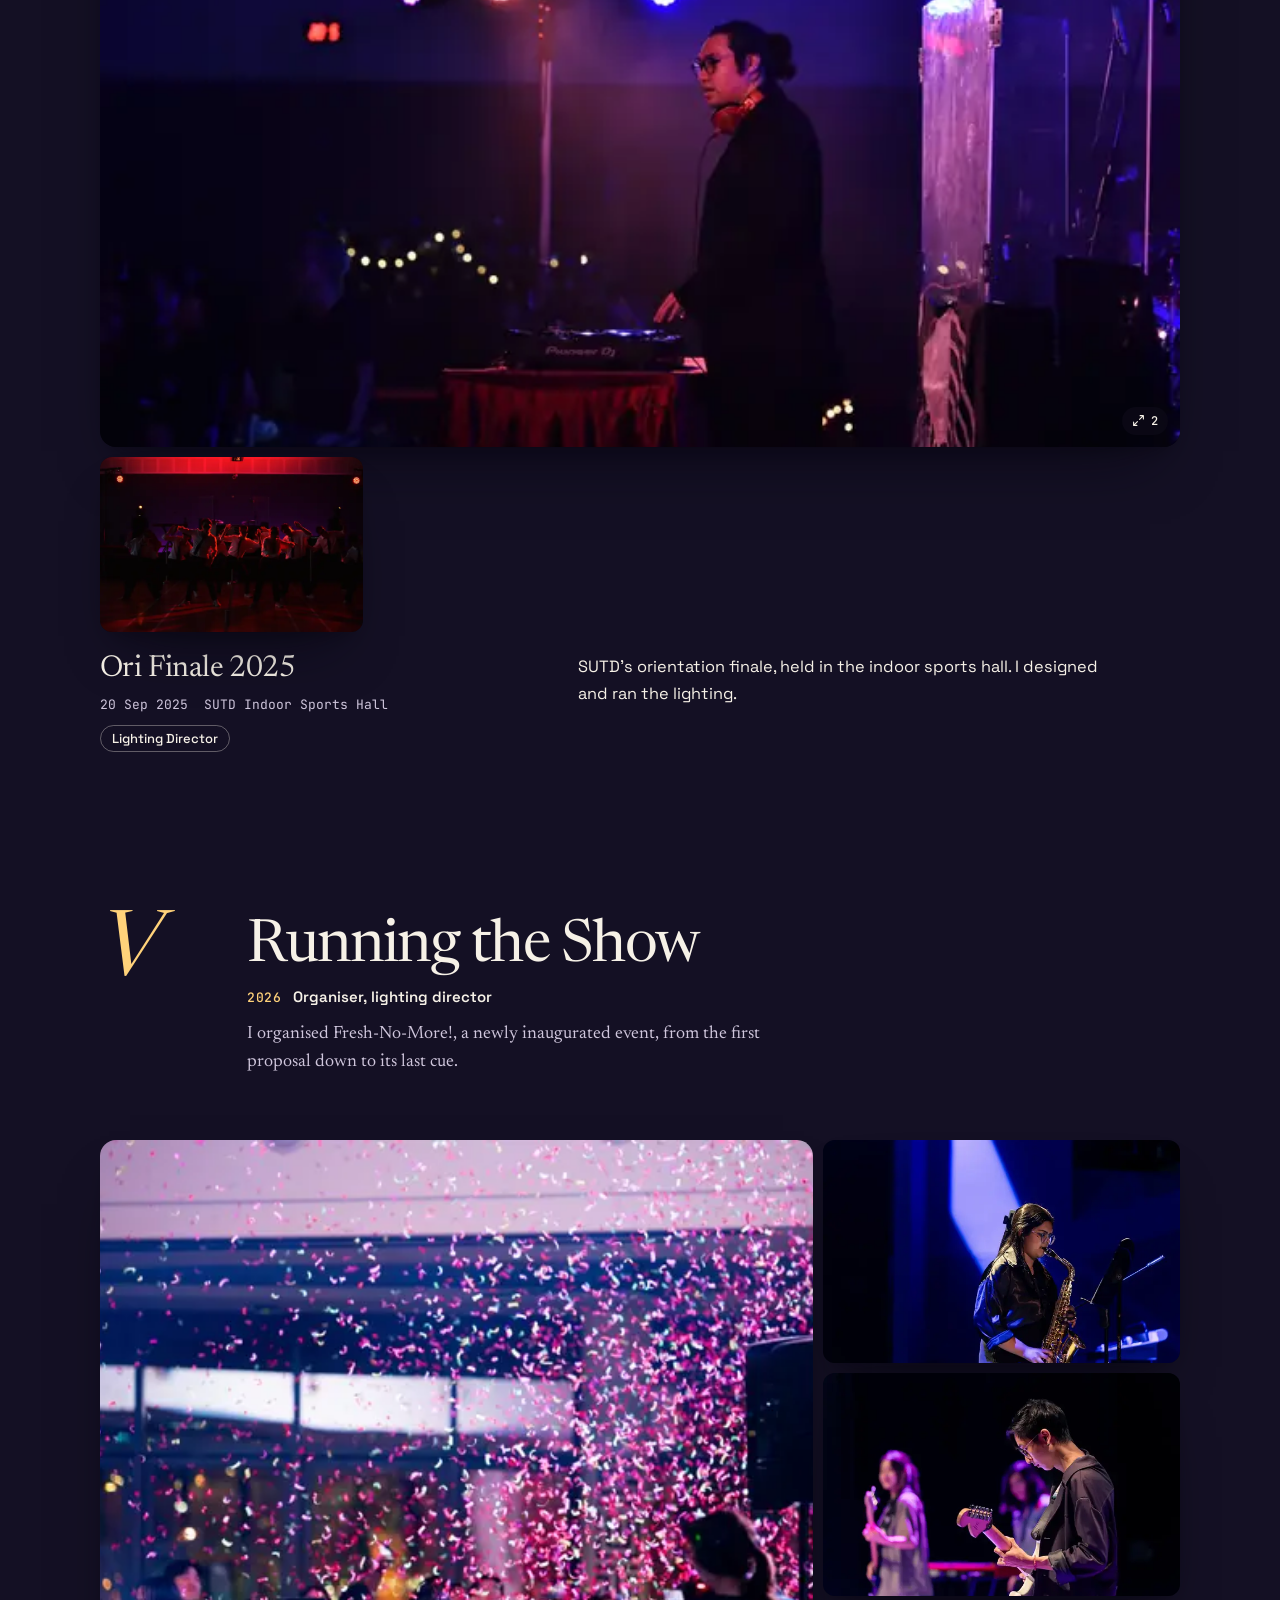
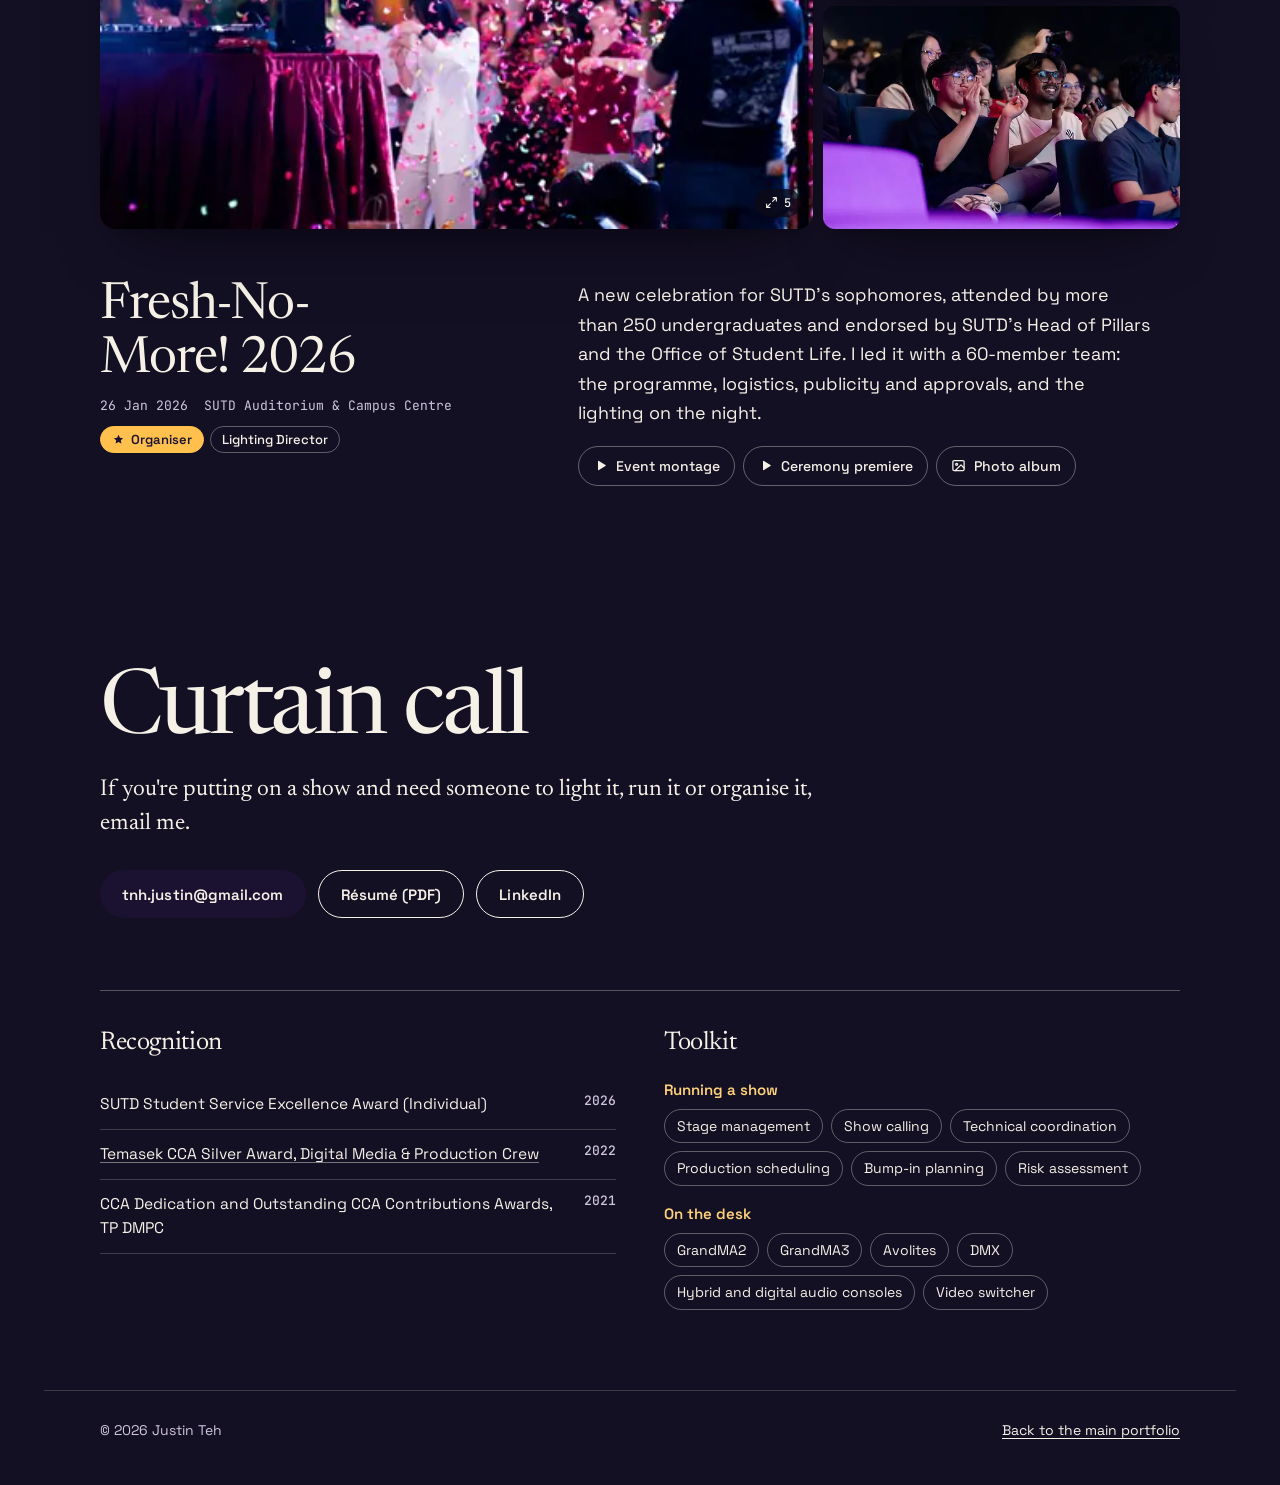
<file: arts/index.html>
<!DOCTYPE html>
<html lang="en" data-act="0">
<head>
  <meta charset="UTF-8" />
  <meta name="viewport" content="width=device-width, initial-scale=1.0" />
  <title>Arts &amp; Production · Justin Teh</title>
  <meta name="description" content="Justin Teh's live production work, 2019 to 2026: lighting direction for theatre, concerts and campus events, film and livestream with TP DMPC, and organising Fresh-No-More! 2026 at SUTD." />
  <meta property="og:title" content="From the lighting desk to running the show · Justin Teh" />
  <meta property="og:description" content="Seven years of live production in five acts, from TP's black box to a 250-student night at SUTD." />
  <meta property="og:image" content="https://justin-teh.vercel.app/assets/Arts/web/8Rockafall-3-1600.webp" />
  <meta property="og:url" content="https://justin-teh.vercel.app/arts/" />
  <link rel="icon" href="../assets/Icons/favicon.svg" type="image/svg+xml" />
  <link rel="icon" href="../assets/Icons/favicon-32.png" sizes="32x32" type="image/png" />
  <link rel="apple-touch-icon" href="../assets/Icons/apple-touch-icon.png" />
  <meta name="theme-color" content="#141024" />
  <link rel="preconnect" href="https://fonts.googleapis.com" />
  <link rel="preconnect" href="https://fonts.gstatic.com" crossorigin />
  <link href="https://fonts.googleapis.com/css2?family=Newsreader:ital,opsz,wght@0,6..72,400;0,6..72,500;1,6..72,400;1,6..72,500&family=Space+Grotesk:wght@400;500;600&family=JetBrains+Mono:wght@400;500&display=swap" rel="stylesheet" />
  <link rel="preload" as="image" href="../assets/Arts/web/10FNM-1-640.webp" />
  <link rel="stylesheet" href="arts.css?v=5" />
</head>
<body>
  <a class="skip" href="#acts">Skip to the five acts</a>

  <header class="top">
    <a class="brand" href="../" aria-label="Justin Teh, back to the main portfolio">
      <img src="../assets/Icons/favicon.svg" alt="" width="30" height="30" />
      <span>Justin Teh</span>
    </a>
    <nav aria-label="Acts">
      <ol class="act-links">
        <li><a href="#act-1" data-act-link="1" aria-label="Act I, Learning the Ropes">I</a></li>
        <li><a href="#act-2" data-act-link="2" aria-label="Act II, Through the Screen">II</a></li>
        <li><a href="#act-3" data-act-link="3" aria-label="Act III, Back in the Room">III</a></li>
        <li><a href="#act-4" data-act-link="4" aria-label="Act IV, Beyond School">IV</a></li>
        <li><a href="#act-5" data-act-link="5" aria-label="Act V, Running the Show">V</a></li>
      </ol>
    </nav>
    <a class="back" href="../">
      <svg viewBox="0 0 24 24" fill="none" stroke="currentColor" stroke-width="2" stroke-linecap="round" stroke-linejoin="round" aria-hidden="true"><path d="M19 12H5M11 18l-6-6 6-6"/></svg>
      Main portfolio
    </a>
  </header>

  <main>
    <!-- ============ HERO: the crescendo ============ -->
    <section class="hero" aria-labelledby="hero-h">
      <div class="hero-copy">
        <h1 id="hero-h">From the lighting desk <span class="h1-turn">to <em>running the show.</em></span></h1>
        <p class="hero-sub">Seven years of live production in five acts, from lighting student shows at Temasek Polytechnic in 2019 to organising a 250-student night at SUTD in 2026.</p>
        <div class="hero-actions">
          <a class="btn btn-primary" href="mailto:tnh.justin@gmail.com?subject=Production%20enquiry">
            <svg viewBox="0 0 24 24" fill="none" stroke="currentColor" stroke-width="2" stroke-linecap="round" stroke-linejoin="round" aria-hidden="true"><rect x="2.5" y="4.5" width="19" height="15" rx="2"/><path d="m3 7 9 6 9-6"/></svg>
            Email me about a show
          </a>
          <a class="btn btn-quiet" href="#acts">
            See the five acts
            <svg viewBox="0 0 24 24" fill="none" stroke="currentColor" stroke-width="2" stroke-linecap="round" stroke-linejoin="round" aria-hidden="true"><path d="M12 5v14M6 13l6 6 6-6"/></svg>
          </a>
        </div>
        <dl class="billing">
          <div><dt>Driven Showrunner</dt><dd>I plan the rig, program and call the cues, and get the crew through the night, in a black box or a sports hall.</dd></div>
          <div><dt>Team Player</dt><dd>Vice-president of TP's 100-member production club in 2020; organiser of Fresh-No-More! in 2026.</dd></div>
          <div><dt>Creative-tech skillsets</dt><dd>GrandMA &amp; Avolites (lights), Yamaha &amp; Behringer (sound) and livestreaming on the desk, with technical know-how in Python, web technology and AI applications.</dd></div>
        </dl>
      </div>

      <ol class="steps" aria-label="The five acts">
        <li class="step s1"><a href="#act-1">
          <img src="../assets/Arts/web/2TheLift-640.webp" alt="" loading="eager" decoding="async" />
          <span class="step-label"><i>I</i><b>Lighting director</b><span class="sr-only">Learning the Ropes: </span><small>2019</small></span></a></li>
        <li class="step s2"><a href="#act-2">
          <img src="../assets/Arts/video/ndc20-finale.webp" alt="" loading="eager" decoding="async" />
          <span class="step-label"><i>II</i><b>Vice-president</b><span class="sr-only">Through the Screen: </span><small>2020&ndash;21</small></span></a></li>
        <li class="step s3"><a href="#act-3">
          <img src="../assets/Arts/web/4SPECTACULAR-1-640.webp" alt="" loading="eager" decoding="async" />
          <span class="step-label"><i>III</i><b>Lighting director</b><span class="sr-only">Back in the Room: </span><small>2022</small></span></a></li>
        <li class="step s4"><a href="#act-4">
          <img src="../assets/Arts/web/8Rockafall-3-640.webp" alt="" loading="eager" decoding="async" />
          <span class="step-label"><i>IV</i><b>Lighting director</b><span class="sr-only">Beyond School: </span><small>2025</small></span></a></li>
        <li class="step s5"><a href="#act-5">
          <img src="../assets/Arts/web/10FNM-1-640.webp" alt="" loading="eager" decoding="async" fetchpriority="high" />
          <span class="step-label"><i>V</i><b>Organiser</b><span class="sr-only">Running the Show: </span><small>2026 &middot; Fresh-No-More!</small></span></a></li>
      </ol>
      <p class="steps-caption">Lighting director in 2019, vice-president of DMPC in 2020, organiser in 2026.</p>
    </section>

    <!-- ============ CREDITS BY ROLE ============ -->
    <div class="filter-band">
      <div class="filter-inner">
        <p class="filter-label" id="rf-label">Credits by role</p>
        <div class="role-filter" id="role-filter" role="group" aria-labelledby="rf-label"></div>
        <p class="sr-only" id="role-status" aria-live="polite"></p>
      </div>
    </div>

    <!-- Role ladder: tracks the act in view (desktop) -->
    <nav class="ladder" aria-label="Role in each act">
      <ol>
        <li><a href="#act-1" data-act-link="1"><i>I</i><span>Lighting director, organising committee</span></a></li>
        <li><a href="#act-2" data-act-link="2"><i>II</i><span>Vice-president, DMPC; producer</span></a></li>
        <li><a href="#act-3" data-act-link="3"><i>III</i><span>Lighting director, producer, editor</span></a></li>
        <li><a href="#act-4" data-act-link="4"><i>IV</i><span>Lighting director, operator</span></a></li>
        <li><a href="#act-5" data-act-link="5"><i>V</i><span>Organiser</span></a></li>
      </ol>
      <p class="ladder-role" id="ladder-role" aria-hidden="true"></p>
    </nav>

    <!-- ============ THE FIVE ACTS (rendered from arts-data.js) ============ -->
    <div id="acts" class="acts" tabindex="-1"></div>

    <!-- ============ CURTAIN CALL ============ -->
    <section class="curtain" aria-labelledby="curtain-h">
      <div class="curtain-inner">
        <h2 id="curtain-h">Curtain call</h2>
        <p class="curtain-lede">If you're putting on a show and need someone to light it, run it or organise it, email me.</p>
        <div class="curtain-actions">
          <a class="btn btn-ink" href="mailto:tnh.justin@gmail.com?subject=Production%20enquiry">tnh.justin@gmail.com</a>
          <a class="btn btn-line" href="../assets/Resume/Justin_Teh_Resume.pdf" target="_blank" rel="noopener">R&eacute;sum&eacute; (PDF)</a>
          <a class="btn btn-line" href="https://www.linkedin.com/in/teh-nian-hong-justin/" target="_blank" rel="noopener noreferrer">LinkedIn</a>
        </div>
        <div class="curtain-grid">
          <div>
            <h3>Recognition</h3>
            <ul class="recog" id="recognition"></ul>
          </div>
          <div>
            <h3>Toolkit</h3>
            <div id="toolkit"></div>
          </div>
        </div>
      </div>
    </section>
  </main>

  <footer class="foot">
    <p>&copy; 2026 Justin Teh</p>
    <a href="../">Back to the main portfolio</a>
  </footer>

  <!-- Photo viewer -->
  <div class="lb" id="lb" role="dialog" aria-modal="true" aria-label="Photo viewer" hidden>
    <figure class="lb-stage">
      <figcaption id="lb-cap"></figcaption>
    </figure>
    <button class="lb-btn lb-close" id="lb-close" type="button" aria-label="Close photo viewer"><svg viewBox="0 0 24 24" fill="none" stroke="currentColor" stroke-width="2" stroke-linecap="round" aria-hidden="true"><path d="M6 6l12 12M18 6 6 18"/></svg></button>
    <button class="lb-btn lb-prev" id="lb-prev" type="button" aria-label="Previous photo"><svg viewBox="0 0 24 24" fill="none" stroke="currentColor" stroke-width="2" stroke-linecap="round" stroke-linejoin="round" aria-hidden="true"><path d="M15 6l-6 6 6 6"/></svg></button>
    <button class="lb-btn lb-next" id="lb-next" type="button" aria-label="Next photo"><svg viewBox="0 0 24 24" fill="none" stroke="currentColor" stroke-width="2" stroke-linecap="round" stroke-linejoin="round" aria-hidden="true"><path d="M9 6l6 6-6 6"/></svg></button>
  </div>

  <script src="arts-data.js?v=5"></script>
  <script src="arts.js?v=3"></script>
</body>
</html>
</file>
<file: style.css>
/* ============================================================
   Justin Teh — Arts × Technology Portfolio
   style.css
   Vanilla CSS. No frameworks. GitHub Pages compatible.
   Design language: warm paper canvas, frosted glass panels,
   soft neumorphic shadows, organic gradient blobs, fine linework.
   ============================================================ */

/* ---------- Fonts ---------- */
@import url('https://fonts.googleapis.com/css2?family=Newsreader:ital,opsz,wght@0,6..72,400;0,6..72,500;0,6..72,600;1,6..72,400;1,6..72,500&family=Space+Grotesk:wght@400;500;600;700&family=JetBrains+Mono:wght@400;500;600;700&display=swap');

/* ---------- Design tokens ---------- */
:root {
  /* Surfaces */
  --paper: #f4f0e8;
  --paper-2: #efe9de;
  --ink: #221f2b;
  --ink-soft: #4a4554;
  --muted: #6f6979;
  --line: rgba(34, 31, 43, 0.12);

  /* Accents — arts × tech */
  --violet: #5a4fcf;   /* tech */
  --violet-deep: #3d33a6;
  --terra: #d2784a;    /* arts */
  --sage: #4f9d8c;     /* balance */
  --gold: #c79a3e;

  /* Glass */
  --glass: rgba(255, 255, 255, 0.55);
  --glass-strong: rgba(255, 255, 255, 0.72);
  --glass-border: rgba(255, 255, 255, 0.7);

  /* Neumorphic shadow stack */
  --shadow-sm: 0 1px 2px rgba(34, 31, 43, 0.06), 0 4px 14px rgba(34, 31, 43, 0.05);
  --shadow-md: 0 2px 6px rgba(34, 31, 43, 0.07), 0 18px 40px -16px rgba(34, 31, 43, 0.22);
  --shadow-lg: 0 4px 10px rgba(34, 31, 43, 0.08), 0 40px 80px -28px rgba(34, 31, 43, 0.34);

  /* Type */
  --serif: 'Newsreader', Georgia, 'Times New Roman', serif;
  --sans: 'Space Grotesk', system-ui, -apple-system, sans-serif;
  --mono: 'JetBrains Mono', ui-monospace, 'SFMono-Regular', monospace;

  /* Layout */
  --maxw: 1140px;
  --radius: 22px;
  --radius-sm: 14px;
  --radius-pill: 999px;
}

/* ---------- Reset ---------- */
*, *::before, *::after { box-sizing: border-box; }
html { scroll-behavior: smooth; -webkit-text-size-adjust: 100%; }
body {
  margin: 0;
  font-family: var(--sans);
  color: var(--ink);
  background: var(--paper);
  line-height: 1.6;
  font-size: 17px;
  overflow-x: hidden;
  position: relative;
}
img { max-width: 100%; display: block; }
a { color: inherit; text-decoration: none; }
button { font-family: inherit; cursor: pointer; }
h1, h2, h3, h4 { margin: 0; font-family: var(--serif); font-weight: 500; line-height: 1.1; letter-spacing: -0.01em; }
p { margin: 0 0 1rem; text-wrap: pretty; }

/* ---------- Organic background blobs ---------- */
.bg-field {
  position: fixed;
  inset: 0;
  z-index: -2;
  overflow: hidden;
  pointer-events: none;
}
.blob {
  position: absolute;
  border-radius: 50%;
  filter: blur(70px);
  opacity: 0.5;
}
.blob.b1 { width: 46vw; height: 46vw; top: -12vw; left: -8vw; background: radial-gradient(circle at 30% 30%, var(--violet), transparent 70%); }
.blob.b2 { width: 40vw; height: 40vw; top: 30vh; right: -12vw; background: radial-gradient(circle at 50% 50%, var(--terra), transparent 70%); opacity: 0.42; }
.blob.b3 { width: 38vw; height: 38vw; bottom: -14vw; left: 20vw; background: radial-gradient(circle at 50% 50%, var(--sage), transparent 70%); opacity: 0.38; }
/* Fine contour grid overlay */
.bg-grid {
  position: fixed;
  inset: 0;
  z-index: -1;
  pointer-events: none;
  background-image: linear-gradient(var(--line) 1px, transparent 1px),
                    linear-gradient(90deg, var(--line) 1px, transparent 1px);
  background-size: 64px 64px;
  mask-image: radial-gradient(ellipse 80% 70% at 50% 30%, #000 30%, transparent 80%);
  -webkit-mask-image: radial-gradient(ellipse 80% 70% at 50% 30%, #000 30%, transparent 80%);
  opacity: 0.5;
}

/* ---------- Shared layout ---------- */
.wrap { width: 100%; max-width: var(--maxw); margin-inline: auto; padding-inline: clamp(20px, 5vw, 48px); }
.eyebrow {
  font-family: var(--mono);
  font-size: 0.72rem;
  letter-spacing: 0.22em;
  text-transform: uppercase;
  color: var(--violet-deep);
  display: inline-flex;
  align-items: center;
  gap: 0.6em;
  margin-bottom: 0.9rem;
}
.eyebrow::before {
  content: "";
  width: 26px; height: 1px;
  background: currentColor;
  display: inline-block;
}
.section-title { font-size: clamp(1.8rem, 3.6vw, 2.7rem); margin-bottom: 0.6rem; }
.section-lead { color: var(--ink-soft); max-width: 62ch; font-size: 1.05rem; }
.section-head { margin-bottom: 2.4rem; }

/* ---------- Glass primitive ---------- */
.glass {
  background: var(--glass);
  backdrop-filter: blur(16px) saturate(140%);
  -webkit-backdrop-filter: blur(16px) saturate(140%);
  border: 1px solid var(--glass-border);
  box-shadow: var(--shadow-md);
}

/* ============================================================
   NAVIGATION
   ============================================================ */
.site-nav {
  position: sticky;
  top: 0;
  z-index: 100;
  padding: 14px 0;
}
.nav-inner {
  display: flex;
  align-items: center;
  justify-content: space-between;
  gap: 16px;
  padding: 10px 12px 10px 22px;
  border-radius: var(--radius-pill);
  background: var(--glass-strong);
  backdrop-filter: blur(18px) saturate(150%);
  -webkit-backdrop-filter: blur(18px) saturate(150%);
  border: 1px solid var(--glass-border);
  box-shadow: var(--shadow-sm);
}
.brand { display: flex; align-items: center; gap: 11px; font-weight: 600; letter-spacing: -0.01em; }
.brand-mark {
  width: 34px; height: 34px;
  border-radius: 11px;
  display: grid; place-items: center;
  background: linear-gradient(135deg, var(--violet), var(--terra));
  color: #fff;
  font-family: var(--serif);
  font-size: 1.05rem;
  box-shadow: inset 0 1px 1px rgba(255,255,255,0.4), var(--shadow-sm);
}
.brand-name { font-size: 1.02rem; }
.brand-name span { color: var(--muted); font-weight: 400; font-family: var(--mono); font-size: 0.7rem; display: block; letter-spacing: 0.12em; }

.tablist { display: flex; gap: 4px; list-style: none; margin: 0; padding: 0; }
.tab-btn {
  border: none;
  background: transparent;
  color: var(--ink-soft);
  font-size: 0.92rem;
  font-weight: 500;
  padding: 9px 16px;
  border-radius: var(--radius-pill);
  transition: color 0.2s ease, background 0.2s ease;
  white-space: nowrap;
}
.tab-btn:hover { color: var(--ink); background: rgba(255,255,255,0.5); }
.tab-btn[aria-selected="true"] {
  color: #fff;
  background: linear-gradient(135deg, var(--violet), var(--violet-deep));
  box-shadow: var(--shadow-sm);
}
.tab-btn:focus-visible { outline: 2px solid var(--violet); outline-offset: 2px; }

.nav-toggle { display: none; border: none; background: transparent; padding: 8px; border-radius: 10px; }
.nav-toggle span { display: block; width: 22px; height: 2px; background: var(--ink); margin: 4px 0; transition: 0.25s; border-radius: 2px; }
.nav-toggle[aria-expanded="true"] span:nth-child(1) { transform: translateY(6px) rotate(45deg); }
.nav-toggle[aria-expanded="true"] span:nth-child(2) { opacity: 0; }
.nav-toggle[aria-expanded="true"] span:nth-child(3) { transform: translateY(-6px) rotate(-45deg); }

/* ============================================================
   TAB PANELS
   ============================================================ */
main { padding: 28px 0 90px; }
.panel { display: none; animation: panelIn 0.45s ease both; }
.panel.is-active { display: block; }
@keyframes panelIn {
  from { opacity: 0; transform: translateY(10px); }
  to { opacity: 1; transform: none; }
}

/* ============================================================
   ABOUT / HERO
   ============================================================ */
.hero {
  display: grid;
  grid-template-columns: 1.35fr 1fr;
  gap: clamp(24px, 4vw, 56px);
  align-items: center;
  padding: clamp(26px, 4vw, 46px);
  border-radius: var(--radius);
  margin-bottom: 30px;
}
.hero-positioning {
  font-family: var(--mono);
  font-size: 0.74rem;
  letter-spacing: 0.12em;
  text-transform: uppercase;
  color: var(--violet-deep);
  margin-bottom: 1.1rem;
  line-height: 1.7;
}
.hero h1 { font-size: clamp(2.6rem, 6vw, 4.4rem); letter-spacing: -0.025em; margin-bottom: 1.1rem; }
.hero h1 em { font-style: italic; color: var(--terra); }
.hero-tagline { font-family: var(--serif); font-size: clamp(1.15rem, 2.2vw, 1.5rem); color: var(--ink-soft); font-style: italic; max-width: 30ch; margin-bottom: 1.3rem; }
.hero-desc { color: var(--ink-soft); max-width: 52ch; }
.hero-portrait {
  position: relative;
  border-radius: var(--radius);
  overflow: hidden;
  aspect-ratio: 4 / 5;
  box-shadow: var(--shadow-lg);
  border: 1px solid var(--glass-border);
}
.hero-portrait img { width: 100%; height: 100%; object-fit: cover; }
.hero-portrait::after {
  content: "";
  position: absolute; inset: 0;
  background: linear-gradient(180deg, transparent 55%, rgba(34,31,43,0.28));
}

/* About narrative + micro cards */
.about-grid { display: grid; grid-template-columns: 1.5fr 1fr; gap: 26px; margin-bottom: 30px; }
.narrative.glass { padding: clamp(24px, 3vw, 38px); border-radius: var(--radius); }
.narrative h3 { font-size: 1.2rem; margin: 1.6rem 0 0.5rem; color: var(--violet-deep); }
.narrative h3:first-child { margin-top: 0; }
.narrative p { color: var(--ink-soft); }

.micro-cards { display: flex; flex-direction: column; gap: 12px; }
.micro {
  display: flex; align-items: flex-start; gap: 12px;
  padding: 16px 18px;
  border-radius: var(--radius-sm);
  background: var(--glass);
  border: 1px solid var(--glass-border);
  box-shadow: var(--shadow-sm);
  font-size: 0.95rem;
}
.micro .dot { width: 9px; height: 9px; border-radius: 50%; margin-top: 7px; flex: none; background: var(--terra); }
.micro:nth-child(2n) .dot { background: var(--violet); }
.micro:nth-child(3n) .dot { background: var(--sage); }

/* Skill clouds */
.skills-block.glass { padding: clamp(24px, 3vw, 38px); border-radius: var(--radius); margin-bottom: 26px; }
.skills-block h3 { font-size: 1.15rem; margin-bottom: 1rem; }
.cloud { display: flex; flex-wrap: wrap; gap: 9px; }
.chip {
  font-family: var(--mono);
  font-size: 0.78rem;
  letter-spacing: 0.01em;
  padding: 7px 13px;
  border-radius: var(--radius-pill);
  background: rgba(255,255,255,0.6);
  border: 1px solid var(--line);
  color: var(--ink-soft);
  transition: transform 0.18s ease, box-shadow 0.18s ease, color 0.18s ease, border-color 0.18s ease;
}
.chip:hover {
  transform: translateY(-2px);
  color: var(--violet-deep);
  border-color: var(--violet);
  box-shadow: 0 6px 16px -6px rgba(90,79,207,0.5);
}
.cloud.creative .chip:hover { color: var(--terra); border-color: var(--terra); box-shadow: 0 6px 16px -6px rgba(210,120,74,0.5); }

/* ============================================================
   WORK / PORTFOLIO
   ============================================================ */
.filters { display: flex; flex-wrap: wrap; gap: 8px; margin-bottom: 28px; }
.filter-btn {
  font-family: var(--mono);
  font-size: 0.76rem;
  letter-spacing: 0.02em;
  padding: 8px 14px;
  border-radius: var(--radius-pill);
  border: 1px solid var(--line);
  background: var(--glass);
  color: var(--ink-soft);
  transition: all 0.2s ease;
}
.filter-btn:hover { border-color: var(--violet); color: var(--violet-deep); }
.filter-btn[aria-pressed="true"] {
  background: linear-gradient(135deg, var(--violet), var(--violet-deep));
  color: #fff; border-color: transparent;
  box-shadow: var(--shadow-sm);
}
.filter-btn:focus-visible { outline: 2px solid var(--violet); outline-offset: 2px; }

.subhead {
  font-family: var(--mono);
  font-size: 0.78rem;
  letter-spacing: 0.18em;
  text-transform: uppercase;
  color: var(--muted);
  margin: 40px 0 18px;
  display: flex; align-items: center; gap: 14px;
}
.subhead::after { content: ""; flex: 1; height: 1px; background: var(--line); }
.subhead:first-of-type { margin-top: 8px; }

/* Project cards */
.cards { display: grid; grid-template-columns: repeat(auto-fill, minmax(330px, 1fr)); gap: 22px; }
.card {
  border-radius: var(--radius);
  overflow: hidden;
  background: var(--glass);
  backdrop-filter: blur(14px) saturate(140%);
  -webkit-backdrop-filter: blur(14px) saturate(140%);
  border: 1px solid var(--glass-border);
  box-shadow: var(--shadow-md);
  display: flex; flex-direction: column;
  transition: transform 0.25s ease, box-shadow 0.25s ease;
}
.card:hover { transform: translateY(-5px); box-shadow: var(--shadow-lg); }
.card.is-hidden { display: none; }
.card-media {
  position: relative;
  aspect-ratio: 16 / 10;
  overflow: hidden;
  background: linear-gradient(135deg, var(--paper-2), #e6dfd2);
}
.card-media img { width: 100%; height: 100%; object-fit: cover; transition: transform 0.5s ease; }
.card:hover .card-media img { transform: scale(1.04); }
.card-media.is-feature { aspect-ratio: 16 / 9; }

/* Placeholder media (missing image / NDA) */
.media-placeholder {
  position: absolute; inset: 0;
  display: grid; place-items: center; text-align: center;
  padding: 22px;
  background:
    radial-gradient(circle at 30% 25%, rgba(90,79,207,0.18), transparent 60%),
    radial-gradient(circle at 75% 80%, rgba(210,120,74,0.18), transparent 60%),
    var(--paper-2);
}
.media-placeholder .ph-label {
  font-family: var(--mono); font-size: 0.72rem; letter-spacing: 0.16em; text-transform: uppercase;
  color: var(--muted);
}
.media-placeholder .ph-title { font-family: var(--serif); font-size: 1.15rem; color: var(--ink-soft); margin-top: 6px; }

.card-body { padding: 20px 22px 22px; display: flex; flex-direction: column; flex: 1; }
.card-tags { display: flex; flex-wrap: wrap; gap: 6px; margin-bottom: 12px; }
.tag {
  font-family: var(--mono); font-size: 0.66rem; letter-spacing: 0.04em;
  text-transform: uppercase;
  padding: 4px 9px; border-radius: var(--radius-pill);
  background: rgba(90,79,207,0.1); color: var(--violet-deep);
}
.card h3 { font-size: 1.3rem; margin-bottom: 8px; }
.card-summary { color: var(--ink-soft); font-size: 0.95rem; margin-bottom: 16px; }
.card-actions { margin-top: auto; display: flex; gap: 10px; align-items: center; }
.btn-text {
  border: none; background: transparent; color: var(--violet-deep);
  font-weight: 600; font-size: 0.9rem; padding: 4px 0;
  display: inline-flex; align-items: center; gap: 6px;
}
.btn-text .arrow { transition: transform 0.2s ease; }
.btn-text:hover .arrow { transform: translateX(4px); }
.btn-text:focus-visible { outline: 2px solid var(--violet); outline-offset: 3px; border-radius: 4px; }

/* Mini academic cards (compact) */
.cards.mini { grid-template-columns: repeat(auto-fill, minmax(280px, 1fr)); gap: 18px; }
.cards.mini .card h3 { font-size: 1.08rem; }
.cards.mini .card-media { aspect-ratio: 16 / 9; }

/* ============================================================
   ARTS PORTFOLIO
   ============================================================ */
.arts-hero { border-radius: var(--radius); padding: clamp(26px, 4vw, 46px); margin-bottom: 28px; }
.arts-hero h2 { font-size: clamp(2rem, 5vw, 3.4rem); margin-bottom: 1rem; letter-spacing: -0.02em; }
.arts-hero h2 .sep { color: var(--terra); padding: 0 0.15em; }
.arts-hero p { color: var(--ink-soft); max-width: 68ch; }
.arts-openers { display: grid; grid-template-columns: 1fr 1fr; gap: 16px; margin: 22px 0; }
.arts-openers img { width: 100%; aspect-ratio: 16/10; object-fit: cover; border-radius: var(--radius-sm); box-shadow: var(--shadow-sm); }

.events { display: grid; grid-template-columns: repeat(auto-fill, minmax(340px, 1fr)); gap: 22px; }
.event {
  border-radius: var(--radius);
  overflow: hidden;
  background: var(--glass);
  border: 1px solid var(--glass-border);
  box-shadow: var(--shadow-md);
  display: flex; flex-direction: column;
  transition: transform 0.25s ease, box-shadow 0.25s ease;
}
.event:hover { transform: translateY(-5px); box-shadow: var(--shadow-lg); }
.event-gallery { position: relative; aspect-ratio: 16/10; overflow: hidden; background: var(--paper-2); }
.event-gallery img { width: 100%; height: 100%; object-fit: cover; }
.gallery-count {
  position: absolute; bottom: 10px; right: 10px;
  font-family: var(--mono); font-size: 0.68rem; letter-spacing: 0.05em;
  padding: 4px 10px; border-radius: var(--radius-pill);
  background: rgba(34,31,43,0.6); color: #fff; backdrop-filter: blur(6px);
  display: inline-flex; align-items: center; gap: 5px;
}
.event-body { padding: 18px 20px 20px; }
.event-role {
  font-family: var(--mono); font-size: 0.7rem; letter-spacing: 0.12em; text-transform: uppercase;
  color: var(--terra); margin-bottom: 6px;
}
.event h3 { font-size: 1.3rem; margin-bottom: 8px; }
.event-meta { font-size: 0.85rem; color: var(--muted); display: flex; flex-wrap: wrap; gap: 6px 14px; margin-bottom: 10px; }
.event-meta span { display: inline-flex; align-items: center; gap: 5px; }
.event-note { font-size: 0.92rem; color: var(--ink-soft); margin: 0; }

/* ============================================================
   CONTACT
   ============================================================ */
.contact-wrap { text-align: center; max-width: 760px; margin-inline: auto; padding-top: 18px; }
.contact-wrap h2 { font-size: clamp(2rem, 4.6vw, 3.2rem); margin-bottom: 1.1rem; }
.contact-wrap h2 em { font-style: italic; color: var(--terra); }
.contact-wrap > p { color: var(--ink-soft); font-size: 1.08rem; margin-bottom: 2.4rem; }
.contact-boxes { display: grid; grid-template-columns: 1fr 1fr; gap: 18px; text-align: left; }
.contact-box {
  display: flex; align-items: center; gap: 16px;
  padding: 24px 26px;
  border-radius: var(--radius);
  background: var(--glass);
  border: 1px solid var(--glass-border);
  box-shadow: var(--shadow-md);
  transition: transform 0.22s ease, box-shadow 0.22s ease;
}
.contact-box:hover { transform: translateY(-4px); box-shadow: var(--shadow-lg); }
.contact-box:focus-visible { outline: 2px solid var(--violet); outline-offset: 3px; }
.contact-ico {
  width: 48px; height: 48px; flex: none; border-radius: 14px;
  display: grid; place-items: center; color: #fff;
  background: linear-gradient(135deg, var(--violet), var(--violet-deep));
}
.contact-box:nth-child(2) .contact-ico { background: linear-gradient(135deg, var(--terra), #b5572f); }
.contact-ico svg { width: 22px; height: 22px; }
.contact-box .c-label { font-family: var(--mono); font-size: 0.7rem; letter-spacing: 0.16em; text-transform: uppercase; color: var(--muted); }
.contact-box .c-value { font-weight: 600; font-size: 1.02rem; }

/* ============================================================
   FOOTER
   ============================================================ */
.site-footer { text-align: center; color: var(--muted); font-size: 0.85rem; padding: 30px 0 10px; }

/* ============================================================
   LIGHTBOX
   ============================================================ */
.lightbox {
  position: fixed; inset: 0; z-index: 200;
  display: none;
  align-items: center; justify-content: center;
  padding: clamp(16px, 4vw, 50px);
  background: rgba(20, 18, 26, 0.78);
  backdrop-filter: blur(10px);
}
.lightbox.is-open { display: flex; }
.lightbox-stage { position: relative; max-width: 1000px; width: 100%; }
.lightbox-img { width: 100%; max-height: 80vh; object-fit: contain; border-radius: var(--radius-sm); box-shadow: var(--shadow-lg); transition: opacity 0.18s ease; }
#lb-img.is-loading { opacity: 0; }
.lightbox-cap { color: #f4f0e8; text-align: center; margin-top: 14px; font-size: 0.95rem; font-family: var(--mono); letter-spacing: 0.03em; }
.lb-btn {
  position: absolute; top: 50%; transform: translateY(-50%);
  width: 48px; height: 48px; border-radius: 50%;
  border: 1px solid rgba(255,255,255,0.3);
  background: rgba(255,255,255,0.12); color: #fff;
  display: grid; place-items: center; font-size: 1.4rem;
  backdrop-filter: blur(8px);
  transition: background 0.2s ease;
}
.lb-btn:hover { background: rgba(255,255,255,0.25); }
.lb-prev { left: -8px; }
.lb-next { right: -8px; }
.lb-close {
  position: absolute; top: -52px; right: 0;
  width: 42px; height: 42px; border-radius: 50%;
  border: 1px solid rgba(255,255,255,0.3);
  background: rgba(255,255,255,0.12); color: #fff;
  display: grid; place-items: center; font-size: 1.3rem;
  backdrop-filter: blur(8px);
}
.lb-close:hover { background: rgba(255,255,255,0.25); }
.lb-btn:focus-visible, .lb-close:focus-visible { outline: 2px solid #fff; outline-offset: 2px; }

/* ============================================================
   PROJECT MODAL (drawer-style detail)
   ============================================================ */
.modal {
  position: fixed; inset: 0; z-index: 150;
  display: none;
  justify-content: flex-end;
  background: rgba(20, 18, 26, 0.55);
  backdrop-filter: blur(6px);
}
.modal.is-open { display: flex; }
.modal-panel {
  width: min(640px, 100%);
  height: 100%;
  overflow-y: auto;
  /* Let the browser own vertical scrolling but hand horizontal pans to JS
     (required for the swipe-to-close gesture on touch devices). */
  touch-action: pan-y;
  overscroll-behavior-x: contain;
  background: var(--paper);
  border-left: 1px solid var(--glass-border);
  box-shadow: var(--shadow-lg);
  padding: 0 0 50px;
  animation: drawerIn 0.32s ease both;
}
@keyframes drawerIn { from { transform: translateX(40px); opacity: 0; } to { transform: none; opacity: 1; } }
.modal-hero { position: relative; aspect-ratio: 16/9; overflow: hidden; background: var(--paper-2); }
.modal-hero img { width: 100%; height: 100%; object-fit: cover; }
.modal-close {
  position: absolute; top: 16px; right: 16px;
  width: 40px; height: 40px; border-radius: 50%;
  border: 1px solid var(--glass-border); background: var(--glass-strong);
  display: grid; place-items: center; font-size: 1.2rem; color: var(--ink);
  backdrop-filter: blur(8px); box-shadow: var(--shadow-sm);
}
.modal-close:hover { background: #fff; }
.modal-body { padding: clamp(22px, 4vw, 40px); }
.modal-body .card-tags { margin-bottom: 14px; }
.modal-body h2 { font-size: clamp(1.6rem, 3.5vw, 2.2rem); margin-bottom: 14px; }
.modal-section { margin-top: 22px; }
.modal-section h4 {
  font-family: var(--mono); font-size: 0.74rem; letter-spacing: 0.14em; text-transform: uppercase;
  color: var(--violet-deep); margin-bottom: 8px;
}
.modal-section p { color: var(--ink-soft); margin: 0; }
.modal-list { margin: 0; padding-left: 1.15em; color: var(--ink-soft); display: grid; gap: 6px; }
.modal-list li::marker { color: var(--violet-deep); }
.demonstrates {
  margin-top: 26px; padding: 18px 20px; border-radius: var(--radius-sm);
  background: rgba(90,79,207,0.08); border: 1px solid rgba(90,79,207,0.2);
}
.demonstrates h4 { color: var(--violet-deep); }
.nda-banner {
  margin-top: 8px; padding: 14px 18px; border-radius: var(--radius-sm);
  background: rgba(210,120,74,0.1); border: 1px solid rgba(210,120,74,0.3);
  color: #8a4a28; font-size: 0.9rem;
}
.evidence-grid { display: grid; grid-template-columns: repeat(auto-fill, minmax(140px, 1fr)); gap: 12px; margin-top: 14px; }
.evidence-grid figure { margin: 0; }
.evidence-grid img { width: 100%; aspect-ratio: 1; object-fit: cover; border-radius: 10px; cursor: zoom-in; box-shadow: var(--shadow-sm); transition: transform 0.2s ease; }
.evidence-grid img:hover { transform: scale(1.03); }
.evidence-grid figcaption { font-size: 0.74rem; color: var(--muted); margin-top: 6px; }
.modal-link {
  display: inline-flex; align-items: center; gap: 8px; margin-top: 8px;
  font-family: var(--mono); font-size: 0.8rem; color: var(--violet-deep);
  border: 1px solid var(--violet); border-radius: var(--radius-pill); padding: 8px 16px;
}
.modal-link:hover { background: var(--violet); color: #fff; }

/* ============================================================
   BACK TO TOP
   ============================================================ */
.to-top {
  position: fixed; bottom: 24px; right: 24px; z-index: 90;
  width: 48px; height: 48px; border-radius: 50%;
  border: 1px solid var(--glass-border);
  background: var(--glass-strong); backdrop-filter: blur(12px);
  color: var(--ink); font-size: 1.2rem;
  display: grid; place-items: center;
  box-shadow: var(--shadow-md);
  opacity: 0; pointer-events: none; transform: translateY(12px);
  transition: opacity 0.3s ease, transform 0.3s ease;
}
.to-top.is-visible { opacity: 1; pointer-events: auto; transform: none; }

/* ============================================================
   RESPONSIVE
   ============================================================ */
@media (max-width: 900px) {
  .hero { grid-template-columns: 1fr; }
  .hero-portrait { max-width: 380px; order: -1; }
  .about-grid { grid-template-columns: 1fr; }
  .contact-boxes { grid-template-columns: 1fr; }
}

@media (max-width: 720px) {
  body { font-size: 16px; }
  .tablist {
    position: absolute; top: calc(100% + 8px); left: 0; right: 0;
    flex-direction: column; gap: 6px;
    padding: 12px; border-radius: var(--radius);
    background: var(--glass-strong);
    backdrop-filter: blur(18px) saturate(150%);
    -webkit-backdrop-filter: blur(18px) saturate(150%);
    border: 1px solid var(--glass-border);
    box-shadow: var(--shadow-md);
    display: none;
  }
  .tablist.is-open { display: flex; }
  .tab-btn { width: 100%; text-align: left; }
  .nav-toggle { display: block; }
  .nav-inner { position: relative; }
  .arts-openers { grid-template-columns: 1fr; }
  .lb-prev { left: 4px; }
  .lb-next { right: 4px; }
}

/* ---------- Reduced motion ---------- */
@media (prefers-reduced-motion: reduce) {
  *, *::before, *::after { animation-duration: 0.01ms !important; animation-iteration-count: 1 !important; transition-duration: 0.01ms !important; scroll-behavior: auto !important; }
}

/* ============================================================
   REVISION ADD-ONS
   ============================================================ */

/* Whole-card interactivity (click anywhere to open) */
.card, .event { cursor: pointer; }
.card:focus-visible, .event:focus-visible { outline: 2px solid var(--violet); outline-offset: 3px; }
.card .btn-text { pointer-events: none; } /* decorative; card handles the click */

/* Distinct filter theming for All Work / Intern / Global Exchange */
.filter-btn[data-filter="All"] { border-color: rgba(34,31,43,0.35); color: var(--ink); font-weight: 600; }
.filter-btn[data-filter="All"][aria-pressed="true"] { background: linear-gradient(135deg, #2c2836, var(--ink)); color: #fff; border-color: transparent; }
.filter-btn[data-filter="Intern"] { border-color: var(--sage); color: #2f6f63; }
.filter-btn[data-filter="Intern"][aria-pressed="true"] { background: linear-gradient(135deg, var(--sage), #3a7d70); color: #fff; border-color: transparent; box-shadow: 0 6px 16px -8px rgba(79,157,140,0.7); }
.filter-btn[data-filter="Global Exchange"] { border-color: var(--terra); color: #b5572f; }
.filter-btn[data-filter="Global Exchange"][aria-pressed="true"] { background: linear-gradient(135deg, var(--terra), #b5572f); color: #fff; border-color: transparent; box-shadow: 0 6px 16px -8px rgba(210,120,74,0.7); }

/* Scroll reveal */
.reveal { opacity: 0; transform: translateY(26px); transition: opacity 0.7s cubic-bezier(.16,1,.3,1), transform 0.7s cubic-bezier(.16,1,.3,1); }
.reveal.in { opacity: 1; transform: none; }
@media (prefers-reduced-motion: reduce) {
  .reveal { opacity: 1 !important; transform: none !important; transition: none !important; }
}

/* ============================================================
   REVISION 3 ADD-ONS
   ============================================================ */

/* Filter clusters (two tiers) */
.filters { flex-direction: column; align-items: stretch; gap: 16px; }
.filter-cluster { display: flex; flex-direction: column; gap: 9px; }
.filter-cluster-label { font-family: var(--mono); font-size: 0.64rem; letter-spacing: 0.2em; text-transform: uppercase; color: var(--muted); }
.filter-row { display: flex; flex-wrap: wrap; gap: 8px; }
.filter-cluster.is-collections .filter-row { padding-bottom: 16px; border-bottom: 1px dashed var(--line); }

/* Role filters (arts) */
.role-filters { display: flex; flex-direction: column; gap: 9px; margin-bottom: 24px; }

/* Arts skill groups */
.arts-skills { display: grid; grid-template-columns: 1fr 1fr; gap: 20px 30px; margin-top: 12px; }
.skill-group-label { font-family: var(--mono); font-size: 0.66rem; letter-spacing: 0.16em; text-transform: uppercase; color: var(--violet-deep); margin: 0 0 9px; }
@media (max-width: 720px) { .arts-skills { grid-template-columns: 1fr; } }

/* Event index badge + role accents + image hover */
.event { position: relative; }
.event.is-hidden { display: none; }
.event-index {
  position: absolute; top: 10px; left: 10px; z-index: 2;
  font-family: var(--serif); font-size: 0.95rem; font-weight: 600;
  width: 34px; height: 34px; border-radius: 10px; display: grid; place-items: center;
  background: rgba(255,255,255,0.85); color: var(--ink);
  backdrop-filter: blur(6px); box-shadow: var(--shadow-sm);
}
.event-gallery img { transition: transform 0.5s ease; }
.event:hover .event-gallery img { transform: scale(1.05); }
.event-role { position: relative; padding-left: 15px; }
.event-role::before { content: ""; position: absolute; left: 0; top: 50%; transform: translateY(-50%); width: 7px; height: 7px; border-radius: 50%; background: var(--terra); }
.event.role-director .event-role { color: var(--violet-deep); }
.event.role-director .event-role::before { background: var(--violet); }
.event.role-tech .event-role { color: #2f6f63; }
.event.role-tech .event-role::before { background: var(--sage); }
.event.role-organiser .event-role { color: #9a7420; }
.event.role-organiser .event-role::before { background: var(--gold); }
.event.role-operator .event-role { color: #b5572f; }
.event.role-operator .event-role::before { background: var(--terra); }

/* Bidirectional reveal for arts production credits */
.reveal-bi { opacity: 0; transform: translateY(42px) scale(0.985); transition: opacity 0.6s cubic-bezier(.16,1,.3,1), transform 0.6s cubic-bezier(.16,1,.3,1); }
.reveal-bi.in { opacity: 1; transform: none; }
@media (prefers-reduced-motion: reduce) {
  .reveal-bi { opacity: 1 !important; transform: none !important; transition: none !important; }
}

/* ============================================================
   REVISION 4 — SINGLE-SCROLL LAYOUT
   ============================================================ */
html { scroll-padding-top: 88px; scroll-behavior: smooth; }
@media (prefers-reduced-motion: reduce) { html { scroll-behavior: auto; } }

/* Sections stack vertically */
.section { padding: clamp(54px, 8vw, 96px) 0; scroll-margin-top: 84px; position: relative; }
#about { padding-top: clamp(26px, 4vw, 42px); }
.section-alt::before {
  content: ""; position: absolute; inset: 0; z-index: -1;
  background: rgba(255, 255, 255, 0.30);
  border-top: 1px solid var(--glass-border);
  border-bottom: 1px solid var(--glass-border);
}
.site-footer .wrap { padding-block: 0; }

/* Brand is now a button */
.brand { background: none; border: none; padding: 0; cursor: pointer; color: inherit; text-align: left; }

/* Anchor nav links (replace tab buttons) */
.navlist { display: flex; gap: 4px; list-style: none; margin: 0; padding: 0; }
.nav-link {
  border: none; background: transparent; color: var(--ink-soft);
  font-family: var(--sans); font-size: 0.92rem; font-weight: 500;
  padding: 9px 16px; border-radius: var(--radius-pill);
  transition: color 0.2s ease, background 0.2s ease; white-space: nowrap; cursor: pointer;
}
.nav-link:hover { color: var(--ink); background: rgba(255,255,255,0.5); }
.nav-link[aria-current="true"] { color: #fff; background: linear-gradient(135deg, var(--violet), var(--violet-deep)); box-shadow: var(--shadow-sm); }
.nav-link:focus-visible { outline: 2px solid var(--violet); outline-offset: 2px; }

@media (max-width: 720px) {
  .navlist {
    position: absolute; top: calc(100% + 8px); left: 0; right: 0;
    flex-direction: column; gap: 6px; padding: 12px; border-radius: var(--radius);
    background: var(--glass-strong); backdrop-filter: blur(18px) saturate(150%);
    -webkit-backdrop-filter: blur(18px) saturate(150%);
    border: 1px solid var(--glass-border); box-shadow: var(--shadow-md); display: none;
  }
  .navlist.is-open { display: flex; }
  .nav-link { width: 100%; text-align: left; }
}

/* Quick-fact pills inside the hero title card */
.hero-facts { list-style: none; margin: 20px 0 0; padding: 0; display: flex; flex-wrap: wrap; gap: 8px; }
.hero-facts li {
  display: inline-flex; align-items: center; gap: 7px;
  font-size: 0.82rem; color: var(--ink-soft);
  background: rgba(255,255,255,0.55); border: 1px solid var(--glass-border);
  padding: 6px 13px; border-radius: var(--radius-pill);
}
.fact-ico { font-size: 0.6rem; color: var(--violet); }
.hero-facts li:nth-child(2n) .fact-ico { color: var(--terra); }
.hero-facts li:nth-child(3n) .fact-ico { color: var(--sage); }

/* Section block heading (e.g. Highlights) */
.block-title { font-size: clamp(1.4rem, 2.6vw, 1.95rem); margin: 42px 0 18px; }

/* Philosophy drop cards (native <details>) */
.philosophy { display: grid; grid-template-columns: repeat(3, 1fr); gap: 16px; margin-top: 26px; }
.drop-card { background: var(--glass); border: 1px solid var(--glass-border); border-radius: var(--radius-sm); box-shadow: var(--shadow-sm); overflow: hidden; transition: box-shadow 0.2s ease; }
.drop-card[open] { box-shadow: var(--shadow-md); }
.drop-card summary { list-style: none; cursor: pointer; padding: 18px 20px; display: flex; align-items: center; gap: 10px; flex-wrap: wrap; }
.drop-card summary::-webkit-details-marker { display: none; }
.drop-card summary:focus-visible { outline: 2px solid var(--violet); outline-offset: -2px; border-radius: var(--radius-sm); }
.drop-k { font-family: var(--mono); font-size: 0.7rem; letter-spacing: 0.1em; color: var(--violet-deep); }
.drop-t { font-family: var(--serif); font-size: 1.18rem; font-weight: 500; }
.drop-chev { margin-left: auto; width: 9px; height: 9px; border-right: 2px solid var(--muted); border-bottom: 2px solid var(--muted); transform: rotate(45deg); transition: transform 0.25s ease; }
.drop-card[open] .drop-chev { transform: rotate(-135deg); }
.drop-teaser { order: 1; flex-basis: 100%; font-size: 0.85rem; color: var(--muted); }
.drop-card[open] .drop-teaser { display: none; }
.drop-card p { padding: 0 20px 20px; margin: 0; color: var(--ink-soft); font-size: 0.95rem; }

/* Highlights — asymmetric, prioritising major project / internship / skills */
.highlights { display: grid; gap: 18px; grid-template-columns: 1.55fr 1fr; grid-template-areas: "major intern1" "major intern2" "skills skills"; }
.highlights > :nth-child(1) { grid-area: major; }
.highlights > :nth-child(2) { grid-area: intern1; }
.highlights > :nth-child(3) { grid-area: intern2; }
.highlights > :nth-child(4) { grid-area: skills; }
.spotlight { background: var(--glass); border: 1px solid var(--glass-border); border-radius: var(--radius); box-shadow: var(--shadow-md); overflow: hidden; display: flex; flex-direction: column; transition: transform 0.25s ease, box-shadow 0.25s ease; }
.spotlight[role="button"] { cursor: pointer; }
.spotlight[role="button"]:hover { transform: translateY(-4px); box-shadow: var(--shadow-lg); }
.spotlight[role="button"]:focus-visible { outline: 2px solid var(--violet); outline-offset: 3px; }
.spot-media { flex: 1; min-height: 210px; overflow: hidden; }
.spot-media img { width: 100%; height: 100%; object-fit: cover; transition: transform 0.5s ease; }
.spotlight:hover .spot-media img { transform: scale(1.04); }
.spot-body, .spot-intern { padding: 22px 24px; }
.spot-label { font-family: var(--mono); font-size: 0.64rem; letter-spacing: 0.16em; text-transform: uppercase; display: inline-block; padding: 4px 11px; border-radius: var(--radius-pill); margin-bottom: 11px; }
.spot-label-major { background: rgba(90,79,207,0.12); color: var(--violet-deep); }
.spot-label-intern { background: rgba(79,157,140,0.16); color: #2f6f63; }
.spot-label-skills { background: rgba(210,120,74,0.14); color: #b5572f; }
.spotlight h3 { font-size: 1.18rem; margin-bottom: 8px; }
.spot-major h3 { font-size: 1.4rem; }
.spotlight p { color: var(--ink-soft); font-size: 0.92rem; margin-bottom: 12px; }
.spotlight .btn-text { pointer-events: none; }
.skills-panel { padding: 24px 26px; }
.skills-cols { display: grid; grid-template-columns: 1fr 1fr; gap: 22px 32px; margin-top: 4px; }
.skills-sub { font-family: var(--mono); font-size: 0.66rem; letter-spacing: 0.16em; text-transform: uppercase; color: var(--muted); margin: 0 0 10px; }

@media (max-width: 880px) {
  .philosophy { grid-template-columns: 1fr; }
  .highlights { grid-template-columns: 1fr; grid-template-areas: "major" "intern1" "intern2" "skills"; }
  .skills-cols { grid-template-columns: 1fr; }
  .spot-media { min-height: 200px; }
}

/* Featured project reads as a wide banner card */
#cards-featured { grid-template-columns: 1fr; }
@media (min-width: 780px) {
  #cards-featured .card { flex-direction: row; align-items: stretch; }
  #cards-featured .card-media.is-feature { width: 54%; aspect-ratio: auto; min-height: 330px; }
  #cards-featured .card-body { width: 46%; justify-content: center; }
}

/* ============================================================
   REVISION 5 — CLEANER HIERARCHY, HIGHLIGHTS, GLOBAL, SKILLS
   ============================================================ */

/* Hero: leaner, no positioning line */
.hero h1 { margin-top: 0; }
.hero-tagline { margin-bottom: 1.4rem; }

/* ---------- Core Skillsets — minimisable interactive panel ---------- */
.skills-fold {
  margin-top: 26px;
  background: var(--glass);
  border: 1px solid var(--glass-border);
  border-radius: var(--radius);
  box-shadow: var(--shadow-sm);
  overflow: hidden;
  transition: box-shadow 0.2s ease;
}
.skills-fold[open] { box-shadow: var(--shadow-md); }
.skills-fold summary {
  list-style: none; cursor: pointer;
  display: flex; align-items: center; gap: 14px;
  padding: 20px 24px;
}
.skills-fold summary::-webkit-details-marker { display: none; }
.skills-fold summary:focus-visible { outline: 2px solid var(--violet); outline-offset: -2px; border-radius: var(--radius); }
.skills-fold-eyebrow { font-family: var(--serif); font-size: 1.2rem; font-weight: 500; }
.skills-fold-hint { font-family: var(--mono); font-size: 0.66rem; letter-spacing: 0.14em; text-transform: uppercase; color: var(--muted); }
.skills-fold .drop-chev { margin-left: auto; width: 9px; height: 9px; border-right: 2px solid var(--muted); border-bottom: 2px solid var(--muted); transform: rotate(45deg); transition: transform 0.25s ease; }
.skills-fold[open] .drop-chev { transform: rotate(-135deg); }
.skills-fold[open] .skills-fold-hint { display: none; }
.skills-fold-body { padding: 0 24px 26px; }
.skill-tabs { display: inline-flex; gap: 6px; padding: 5px; background: rgba(255,255,255,0.5); border: 1px solid var(--line); border-radius: var(--radius-pill); margin-bottom: 18px; }
.skill-tab { border: none; background: transparent; font-family: var(--mono); font-size: 0.74rem; letter-spacing: 0.04em; padding: 8px 16px; border-radius: var(--radius-pill); color: var(--ink-soft); transition: color 0.2s ease; }
.skill-tab.is-active { background: linear-gradient(135deg, var(--violet), var(--violet-deep)); color: #fff; box-shadow: var(--shadow-sm); }
.skill-pop { opacity: 0; animation: skillIn 0.42s cubic-bezier(.16,1,.3,1) both; }
@keyframes skillIn { from { opacity: 0; transform: translateY(8px) scale(0.96); } to { opacity: 1; transform: none; } }
@media (prefers-reduced-motion: reduce) { .skill-pop { animation: none; opacity: 1; } }

/* ---------- Highlights — 3D coverflow showcase carousel ---------- */
#highlights .section-head { margin-bottom: 1.6rem; }
.hl-stage {
  position: relative;
  height: clamp(440px, 60vh, 580px);
  perspective: 1900px;
  margin: 6px 0 4px;
}
.hl-deck { position: absolute; inset: 0; transform-style: preserve-3d; }
.hl-card {
  position: absolute; top: 50%; left: 50%;
  width: min(430px, 82vw);
  height: clamp(410px, 54vh, 540px);
  margin: 0;
  border-radius: var(--radius);
  overflow: hidden;
  background: var(--paper-2);
  box-shadow: var(--shadow-lg);
  cursor: pointer;
  transform: translate(-50%, -50%);
  transition: transform 0.6s cubic-bezier(.22,.61,.36,1), opacity 0.45s ease, filter 0.45s ease;
  will-change: transform, opacity, filter;
}
.hl-card.is-active { cursor: pointer; }
.hl-card:not(.is-active) { filter: saturate(0.78) brightness(0.92); }
.hl-card:focus-visible { outline: 2px solid var(--violet); outline-offset: 4px; }
.hl-card-media { position: absolute; inset: 0; overflow: hidden; }
.hl-card-media img { width: 100%; height: 100%; object-fit: cover; transition: transform 0.7s ease; }
.hl-card.is-active:hover .hl-card-media img { transform: scale(1.05); }
.hl-card .media-placeholder { position: absolute; inset: 0; }
.hl-card-shade {
  position: absolute; inset: 0;
  background: linear-gradient(to top, rgba(18,15,28,0.92) 0%, rgba(18,15,28,0.55) 34%, rgba(18,15,28,0.08) 60%, rgba(18,15,28,0) 100%);
}
.hl-card-content {
  position: absolute; left: 0; right: 0; bottom: 0;
  padding: clamp(22px, 3vw, 34px);
  display: flex; flex-direction: column; gap: 6px;
  color: #fff;
}
.hl-card .hl-label {
  font-family: var(--mono); font-size: 0.64rem; letter-spacing: 0.18em;
  text-transform: uppercase; color: #d9d2ff; margin: 0 0 4px;
}
.hl-card h3 { font-size: clamp(1.35rem, 2.3vw, 1.95rem); color: #fff; margin: 0; }
.hl-card .hl-kicker {
  font-family: var(--mono); font-size: 0.72rem; letter-spacing: 0.02em;
  color: #f2b489; margin: 6px 0 0;
}
.hl-card .hl-blurb {
  color: rgba(255,255,255,0.86); font-size: 0.97rem; line-height: 1.5;
  margin: 10px 0 4px; max-width: 42ch;
}
.hl-card .btn-text { pointer-events: none; color: #fff; margin-top: 8px; font-weight: 600; }
.hl-card .btn-text .arrow { color: #f2b489; }
/* progressive reveal: side cards show only label + title */
.hl-card .hl-kicker, .hl-card .hl-blurb, .hl-card .btn-text {
  opacity: 0; transform: translateY(8px);
  transition: opacity 0.45s ease 0.1s, transform 0.45s ease 0.1s;
}
.hl-card.is-active .hl-kicker,
.hl-card.is-active .hl-blurb,
.hl-card.is-active .btn-text { opacity: 1; transform: none; }

.hl-arrow {
  position: absolute; top: 50%; transform: translateY(-50%); z-index: 40;
  width: 54px; height: 54px; border-radius: 50%;
  border: 1px solid var(--glass-border); background: var(--glass-strong);
  backdrop-filter: blur(12px); -webkit-backdrop-filter: blur(12px);
  box-shadow: var(--shadow-md); font-size: 1.6rem; color: var(--ink);
  display: grid; place-items: center; transition: background 0.2s ease, transform 0.2s ease;
}
.hl-arrow:hover { background: #fff; transform: translateY(-50%) scale(1.06); }
.hl-arrow:focus-visible { outline: 2px solid var(--violet); outline-offset: 2px; }
.hl-prev { left: clamp(6px, 3vw, 40px); }
.hl-next { right: clamp(6px, 3vw, 40px); }
.hl-dots { display: flex; gap: 10px; justify-content: center; margin-top: 22px; }
.hl-dot { width: 9px; height: 9px; border-radius: 50%; border: none; background: var(--line); padding: 0; cursor: pointer; transition: width 0.25s ease, background 0.25s ease, border-radius 0.25s ease; }
.hl-dot.is-active { background: var(--violet); width: 26px; border-radius: 99px; }
@media (max-width: 760px) {
  .hl-stage { height: clamp(380px, 64vh, 500px); }
  .hl-card { width: min(360px, 86vw); height: clamp(360px, 56vh, 480px); }
  .hl-arrow { width: 44px; height: 44px; font-size: 1.3rem; }
  .hl-card .hl-blurb { display: none; }
}

/* ---------- Global Perspective — exchange ---------- */
.exchange-intro { max-width: 760px; margin-bottom: 34px; }
.exchange-intro h2 em { font-style: italic; color: var(--terra); }
.exchange-lead { color: var(--ink-soft); font-size: 1.1rem; }
.exchange-grid { display: grid; grid-template-columns: 1fr 1fr; gap: 22px; }
.ex-card {
  display: flex; flex-direction: column; overflow: hidden; cursor: pointer;
  background: var(--glass); border: 1px solid var(--glass-border);
  border-radius: var(--radius); box-shadow: var(--shadow-md);
  transition: transform 0.25s ease, box-shadow 0.25s ease;
}
.ex-card:hover { transform: translateY(-5px); box-shadow: var(--shadow-lg); }
.ex-card:focus-visible { outline: 2px solid var(--violet); outline-offset: 3px; }
.ex-media { aspect-ratio: 16/9; overflow: hidden; background: var(--paper-2); }
.ex-media img { width: 100%; height: 100%; object-fit: cover; transition: transform 0.5s ease; }
.ex-card:hover .ex-media img { transform: scale(1.05); }
.ex-body { padding: 22px 24px 24px; display: flex; flex-direction: column; flex: 1; }
.ex-meta { display: flex; justify-content: space-between; align-items: center; gap: 10px; margin-bottom: 12px; }
.ex-prog { font-family: var(--mono); font-size: 0.62rem; letter-spacing: 0.14em; text-transform: uppercase; color: #fff; background: linear-gradient(135deg, var(--terra), #b5572f); padding: 5px 11px; border-radius: var(--radius-pill); }
.ex-date { font-family: var(--mono); font-size: 0.72rem; color: var(--muted); }
.ex-body h3 { font-size: 1.35rem; margin-bottom: 4px; }
.ex-project { font-family: var(--serif); font-style: italic; color: var(--violet-deep); font-size: 1.02rem; margin-bottom: 14px; }
.ex-bullets { margin: 0 0 16px; padding: 0; list-style: none; display: flex; flex-direction: column; gap: 8px; }
.ex-bullets li { position: relative; padding-left: 20px; color: var(--ink-soft); font-size: 0.92rem; }
.ex-bullets li::before { content: ""; position: absolute; left: 2px; top: 0.55em; width: 7px; height: 7px; border-radius: 50%; background: var(--sage); }
.ex-card .btn-text { margin-top: auto; pointer-events: none; }
@media (max-width: 820px) { .exchange-grid { grid-template-columns: 1fr; } }

/* ---------- Modal video + clips ---------- */
.video-embed { position: relative; aspect-ratio: 16/9; border-radius: var(--radius-sm); overflow: hidden; box-shadow: var(--shadow-sm); margin-top: 6px; background: #000; }
.video-embed iframe { position: absolute; inset: 0; width: 100%; height: 100%; border: 0; }
.clip-grid { display: grid; grid-template-columns: 1fr 1fr; gap: 12px; margin-top: 6px; }
.clip { margin: 0; }
.clip video { width: 100%; border-radius: 10px; box-shadow: var(--shadow-sm); background: #000; display: block; }
.clip figcaption { font-size: 0.74rem; color: var(--muted); margin-top: 6px; }
@media (max-width: 520px) { .clip-grid { grid-template-columns: 1fr; } }

/* ============================================================
   REVISION 6 — scale down, split nav, compact cards,
   white highlight cards, credit line, video facade
   ============================================================ */

/* --- Global 20% down-scale (more breathing room, at-a-glance) --- */
body { zoom: 0.8; }

/* --- Split top bar into two separate pills --- */
.nav-inner {
  background: none; border: none; box-shadow: none; padding: 0;
  backdrop-filter: none; -webkit-backdrop-filter: none;
}
.nav-pill {
  background: var(--glass-strong);
  backdrop-filter: blur(18px) saturate(150%);
  -webkit-backdrop-filter: blur(18px) saturate(150%);
  border: 1px solid var(--glass-border);
  box-shadow: var(--shadow-sm);
  border-radius: var(--radius-pill);
}
.brand.nav-pill { padding: 9px 20px 9px 16px; }
.nav-pill-links { display: flex; align-items: center; gap: 8px; padding: 6px 8px; }
@media (max-width: 720px) {
  .nav-pill-links { padding: 8px; }
  .navlist { top: calc(100% + 10px); }
}

/* --- Compact, at-a-glance portfolio cards (Cover + eyebrow + name) --- */
#projects .cards,
#internship .cards { grid-template-columns: repeat(auto-fill, minmax(238px, 1fr)); gap: 18px; }
#projects .card-media,
#internship .card-media { aspect-ratio: 16 / 10; }
#projects .card-body,
#internship .card-body { padding: 13px 15px 15px; }
.card-eyebrow {
  font-family: var(--mono); font-size: 0.6rem; letter-spacing: 0.14em;
  text-transform: uppercase; color: var(--violet-deep); display: block; margin-bottom: 6px;
}
#projects .card h3,
#internship .card h3 { font-size: 1.02rem; margin-bottom: 0; line-height: 1.18; }
.card-tagline { color: var(--ink-soft); font-size: 0.85rem; line-height: 1.42; margin: 0; }

/* --- Projects grouped by year: a heading row per year, a year tag per card --- */
.year-head {
  grid-column: 1 / -1; display: flex; align-items: center; gap: 14px; margin: 18px 0 -4px;
  font-family: var(--serif); font-weight: 500; font-size: 1.55rem; line-height: 1; color: var(--ink);
}
.year-head:first-child { margin-top: 2px; }
.year-head::after { content: ""; flex: 1; height: 1px; background: var(--line); }
.year-head.is-hidden { display: none; }
.card-meta { display: flex; align-items: flex-start; justify-content: space-between; gap: 8px; margin-bottom: 6px; }
.card-meta .card-eyebrow { margin-bottom: 0; }
.card-year {
  flex: none; font-family: var(--mono); font-size: 0.6rem; letter-spacing: 0.08em; line-height: 1;
  color: var(--ink-soft); border: 1px solid var(--line); border-radius: var(--radius-pill); padding: 3px 7px;
}
.subhead { margin: 26px 0 14px; }
.subhead:first-of-type { margin-top: 4px; }

/* --- Phones: pack cards into a 2-up grid so the list
       isn't one long single column. --- */
@media (max-width: 560px) {
  #projects .cards,
  #internship .cards { grid-template-columns: repeat(2, minmax(0, 1fr)); gap: 12px; }
  #projects .card-body,
  #internship .card-body { padding: 11px 12px 13px; }
  #projects .card h3,
  #internship .card h3 { font-size: 0.9rem; line-height: 1.16; }
  .card-eyebrow { font-size: 0.55rem; margin-bottom: 5px; }
  .card-meta { margin-bottom: 5px; }
  .card-year { font-size: 0.55rem; padding: 2px 6px; }
  .year-head { font-size: 1.3rem; margin: 12px 0 -2px; }
  .card-tagline {
    font-size: 0.76rem; line-height: 1.38;
    display: -webkit-box; -webkit-line-clamp: 3; -webkit-box-orient: vertical; overflow: hidden;
  }
}
@media (max-width: 380px) {
  #projects .cards,
  #internship .cards { gap: 10px; }
  #projects .card-body,
  #internship .card-body { padding: 9px 10px 11px; }
}

/* --- Highlights: white-body cards (image top, readable text below) --- */
.hl-card { background: #fff; display: flex; flex-direction: column; }
.hl-card:not(.is-active) { filter: brightness(0.98); }
.hl-card-media { position: relative; inset: auto; height: 56%; flex: none; }
.hl-card-content {
  position: static; left: auto; right: auto; bottom: auto;
  flex: 1; padding: clamp(16px, 2.2vw, 24px); color: var(--ink); gap: 5px;
}
.hl-card .hl-label { color: var(--violet-deep); }
.hl-card h3 { color: var(--ink); font-size: clamp(1.15rem, 2vw, 1.5rem); }
.hl-card .hl-blurb { color: var(--ink-soft); max-width: none; margin: 6px 0 4px; }
.hl-card .btn-text { color: var(--violet-deep); }
.hl-card .btn-text .arrow { color: var(--terra); }
/* every card shows its full text now (side cards are simply scaled + dimmed) */
.hl-card .hl-blurb, .hl-card .btn-text { opacity: 1 !important; transform: none !important; }
@media (max-width: 760px) {
  .hl-card-media { height: 52%; }
  .hl-card .hl-blurb {
    display: -webkit-box; -webkit-line-clamp: 2; -webkit-box-orient: vertical; overflow: hidden;
  }
}

/* --- Arts photo credit (Instagram) --- */
.event-credit { display: flex; align-items: center; gap: 7px; margin: 10px 0 0; font-size: 0.8rem; color: var(--muted); }
.event-credit .ig-ico { width: 15px; height: 15px; flex: none; color: var(--terra); }
.event-credit .ig-link { color: var(--terra); font-weight: 600; }
.event-credit .ig-link:hover { text-decoration: underline; }

/* --- Arts event video links (Watch on YouTube) --- */
.event-links { display: flex; flex-wrap: wrap; gap: 8px; margin-top: 12px; }
.event-link {
  display: inline-flex; align-items: center; gap: 7px;
  font-family: var(--mono); font-size: 0.72rem; letter-spacing: 0.01em;
  padding: 7px 13px; border-radius: var(--radius-pill);
  border: 1px solid var(--line); background: rgba(255,255,255,0.6);
  color: var(--ink-soft); transition: color 0.18s ease, border-color 0.18s ease, box-shadow 0.18s ease;
}
.event-link:hover { color: #c4302b; border-color: #c4302b; box-shadow: 0 6px 16px -8px rgba(196,48,43,0.6); }
.event-link .yt-ico { width: 16px; height: 16px; flex: none; color: #c4302b; }
.event-link:focus-visible { outline: 2px solid var(--violet); outline-offset: 2px; }

/* --- YouTube facade (click-to-load, avoids embed config errors) --- */
.video-facade {
  position: relative; aspect-ratio: 16/9; border-radius: var(--radius-sm);
  overflow: hidden; cursor: pointer; background: #000; box-shadow: var(--shadow-sm);
  margin-top: 6px; display: grid; place-items: center;
}
.video-facade img { width: 100%; height: 100%; object-fit: cover; opacity: 0.92; transition: transform 0.4s ease, opacity 0.3s ease; }
.video-facade:hover img { transform: scale(1.03); opacity: 1; }
.video-play { position: absolute; width: 68px; height: 48px; pointer-events: none; filter: drop-shadow(0 3px 10px rgba(0,0,0,0.45)); }
.video-play svg { width: 100%; height: 100%; opacity: 0.92; transition: opacity 0.2s ease; }
.video-facade:hover .video-play svg { opacity: 1; }
.video-facade:focus-visible { outline: 2px solid var(--violet); outline-offset: 2px; }
.video-watch { margin-top: 10px; }

/* --- About hero: role + subrole + descriptive lead --- */
.hero-role {
  font-family: var(--serif); font-weight: 600;
  font-size: clamp(1.2rem, 2.1vw, 1.55rem);
  color: var(--violet-deep); margin: 0 0 3px;
}
.hero-subrole {
  font-family: var(--mono); font-size: 0.72rem; letter-spacing: 0.03em;
  text-transform: none; color: var(--muted); line-height: 1.55; margin: 0 0 1.3rem;
  max-width: 42ch;
}
.hero .hero-tagline {
  font-style: normal; font-family: var(--serif);
  font-size: clamp(1.02rem, 1.5vw, 1.2rem); line-height: 1.55;
  color: var(--ink-soft); max-width: 48ch; margin-bottom: 1.3rem;
}

/* ============================================================
   REVISION 7 — MOBILE POLISH
   · smaller elements / less scrolling on phones
   · fix nav dropdown overflow (anchored right, fits content)
   · arts section always visible (no reveal drop-out on mobile)
   · snappier lightbox controls
   ============================================================ */

/* Kill tap-delay / double-tap-zoom on interactive controls */
button, a, .lb-btn, .lb-close, .hl-arrow, .hl-dot, .filter-btn,
.nav-link, .drop-card, .card, .event, .ex-card { touch-action: manipulation; }

@media (max-width: 720px) {
  /* --- Scale the whole page down further so more fits per screen --- */
  body { zoom: 0.68; }

  /* Tighter vertical rhythm → far less scrolling */
  .section { padding: clamp(30px, 6vw, 52px) 0; }
  #about { padding-top: 14px; }
  .hero { padding: 20px; gap: 18px; margin-bottom: 20px; }
  .hero-portrait { max-width: 300px; }
  .philosophy { gap: 12px; margin-top: 18px; }
  .skills-fold { margin-top: 18px; }
  .arts-hero { padding: 20px; margin-bottom: 20px; }
  .arts-openers { margin: 16px 0; gap: 12px; }
  .section-head { margin-bottom: 1.4rem; }
  .events, .exchange-grid { gap: 14px; }

  /* Highlights carousel: shorter stage, smaller cards */
  .hl-stage { height: clamp(340px, 56vh, 440px); margin: 2px 0; }
  .hl-card { width: min(320px, 84vw); height: clamp(320px, 52vh, 420px); }
  .hl-dots { margin-top: 16px; }

  /* --- Nav dropdown: anchor to the right pill, fit content, extend left --- */
  .nav-pill-links { position: relative; }
  .navlist {
    left: auto; right: 0;
    width: max-content; min-width: 160px; max-width: min(74vw, 240px);
    padding: 10px;
  }
  .navlist .nav-link { width: 100%; white-space: nowrap; }

  /* --- Arts credits: never stay hidden (reveal was dropping out on scroll) --- */
  .reveal-bi { opacity: 1 !important; transform: none !important; }

  /* --- Lightbox: bigger, snappier next/prev buttons --- */
  .lb-btn {
    width: 54px; height: 54px; font-size: 1.7rem; z-index: 10;
    background: rgba(255,255,255,0.22); border-color: rgba(255,255,255,0.45);
  }
  .lb-prev { left: 6px; }
  .lb-next { right: 6px; }
  .lb-close { top: -46px; width: 46px; height: 46px; z-index: 10; }
}

/* ============================================================
   REVISION 8 — MOBILE ICON NAV
   Section links become graphic icons on phones so text can't
   overflow the frame. Desktop is unchanged (icons stay hidden,
   text labels show exactly as before).
   ============================================================ */
.nav-ico { display: none; }

@media (max-width: 720px) {
  /* Text labels, right-aligned dropdown that stays inside the viewport */
  .navlist {
    right: 0; left: auto;
    width: max-content; min-width: 160px; max-width: calc(100vw - 32px);
    padding: 8px; gap: 4px;
  }
  .nav-link {
    display: flex; align-items: center; justify-content: flex-end;
    width: 100%; height: auto; padding: 10px 14px; border-radius: 12px;
    text-align: right; white-space: nowrap;
  }
  .nav-ico { display: none; }
  .nav-txt { display: inline; }
}

/* ============================================================
   REVISION 9 — nav simplification, merged Highlights,
   collection badges, logo covers, contact skills overview
   ============================================================ */

/* Brand pill removed → keep the links pill anchored to the right */
.nav-inner { justify-content: flex-end; }

/* Hero: subrole stretched toward the role's line length; keywords emphasised */
.hero-subrole { max-width: 58ch; font-size: 0.82rem; color: var(--ink-soft); line-height: 1.6; }
.hero-subrole .nowrap { white-space: nowrap; }
.hero-subrole strong { color: var(--violet-deep); font-weight: 600; }
.hero-tagline strong { color: var(--ink); font-weight: 600; }
.hero-tagline-2 { margin-top: 0.2rem; }

/* Merged Highlights — compact cards below the bio */
.about-highlights { margin-top: clamp(24px, 3.4vw, 38px); }
.ah-head { display: flex; align-items: baseline; gap: 16px; flex-wrap: wrap; margin-bottom: 16px; }
.ah-head .eyebrow { margin-bottom: 0; }
.ah-sub { font-family: var(--serif); font-style: italic; color: var(--ink-soft); font-size: 1.05rem; margin: 0; }
.hl-mini { display: grid; grid-template-columns: repeat(3, 1fr); gap: 16px; }
.hlm-card {
  display: flex; flex-direction: column; overflow: hidden; cursor: pointer;
  background: var(--glass); border: 1px solid var(--glass-border);
  border-radius: var(--radius); box-shadow: var(--shadow-md);
  transition: transform 0.25s ease, box-shadow 0.25s ease;
}
.hlm-card:hover { transform: translateY(-5px); box-shadow: var(--shadow-lg); }
.hlm-card:focus-visible { outline: 2px solid var(--violet); outline-offset: 3px; }
.hlm-media { aspect-ratio: 16/10; overflow: hidden; background: var(--paper-2); position: relative; }
.hlm-media img { width: 100%; height: 100%; object-fit: cover; transition: transform 0.5s ease; }
.hlm-card:hover .hlm-media img { transform: scale(1.04); }
.hlm-body { padding: 14px 16px 16px; }
.hlm-label { font-family: var(--mono); font-size: 0.62rem; letter-spacing: 0.14em; text-transform: uppercase; color: var(--violet-deep); display: block; margin-bottom: 6px; }
.hlm-card h3 { font-size: 1.02rem; line-height: 1.2; }
@media (max-width: 760px) { .hl-mini { grid-template-columns: 1fr; } }

/* Logo / contain covers (e.g. A*STAR) — centred on a clean surface */
.card-media img.is-contain,
.hlm-media img.is-contain,
.modal-hero img.is-contain { object-fit: contain; background: #fff; padding: 8%; }
.card-media img.is-contain-tight,
.hlm-media img.is-contain-tight,
.modal-hero img.is-contain-tight { object-fit: contain; background: var(--paper-2); transform: scale(1.08); }

/* Collection badge (Capstone / Acad) on project cards */
.card-media { position: relative; }
.card-badge {
  position: absolute; top: 10px; right: 10px; z-index: 2;
  font-family: var(--mono); font-size: 0.58rem; letter-spacing: 0.12em; text-transform: uppercase;
  padding: 4px 10px; border-radius: var(--radius-pill); color: #fff;
  backdrop-filter: blur(6px); box-shadow: var(--shadow-sm);
}
.card-badge.coll-capstone { background: linear-gradient(135deg, var(--violet), var(--violet-deep)); }
.card-badge.coll-acad { background: linear-gradient(135deg, var(--terra), #b5572f); }

/* Modal — completion period, shown right below the title */
.modal-period {
  font-family: var(--mono); font-size: 0.72rem; letter-spacing: 0.08em; text-transform: uppercase;
  color: var(--violet-deep); margin: -6px 0 10px;
}

/* Filter theming — Capstone / Acad collection chips */
.filter-btn[data-filter="Capstone"] { border-color: var(--violet); color: var(--violet-deep); }
.filter-btn[data-filter="Capstone"][aria-pressed="true"] { background: linear-gradient(135deg, var(--violet), var(--violet-deep)); color: #fff; border-color: transparent; box-shadow: 0 6px 16px -8px rgba(90,79,207,0.7); }
.filter-btn[data-filter="Acad"] { border-color: var(--terra); color: #b5572f; }
.filter-btn[data-filter="Acad"][aria-pressed="true"] { background: linear-gradient(135deg, var(--terra), #b5572f); color: #fff; border-color: transparent; box-shadow: 0 6px 16px -8px rgba(210,120,74,0.7); }

/* Contact — Core Skillsets overview */
.skills-overview { margin: 36px auto 0; max-width: 760px; padding: clamp(22px, 3vw, 34px); border-radius: var(--radius); text-align: center; }
.skills-overview-head { display: flex; flex-direction: column; align-items: center; gap: 14px; margin-bottom: 18px; }
.skills-overview .eyebrow { margin-bottom: 0; }
.skills-overview .cloud { justify-content: center; }
/* Fixed-height cloud: pack chips at the top at their natural size instead of
   stretching rows/chips to fill the reserved space. */
#skills-cloud { align-content: flex-start; align-items: flex-start; }

/* ============================================================
   MOBILE-ONLY FIXES — text containment + 2-col production grid
   ============================================================ */
@media (max-width: 720px) {
  /* About: keep the bio + subrole from spilling past the viewport edge */
  .hero-role, .hero-subrole, .hero-tagline, .hero-tagline-2 {
    max-width: 100% !important;
    overflow-wrap: break-word;
    word-break: break-word;
  }
  .hero-subrole .nowrap { white-space: normal !important; }
  .micro { flex-wrap: wrap; }
  .micro span { overflow-wrap: break-word; word-break: break-word; }

  /* Production Credits: 2-up grid to cut down on scrolling */
  .events { grid-template-columns: repeat(2, minmax(0, 1fr)); gap: 12px; }
  .event-gallery { aspect-ratio: 4 / 3; }
  .event-body { padding: 12px 14px 14px; }
  .event-body h3 { font-size: 0.92rem; line-height: 1.22; }
  .event-meta, .event-note { font-size: 0.72rem; }
}

/* Skill chips — emphasised core languages + expandable sub-libraries (floating card, no layout shift) */
.chip-bold { font-weight: 700; color: var(--ink); border-color: rgba(90,79,207,0.45); background: rgba(255,255,255,0.85); }
.chip-expand { position: relative; display: inline-flex; align-items: center; gap: 7px; cursor: help; z-index: 1; }
.chip-expand:hover,
.chip-expand:focus-within { z-index: 60; }
.chip-expand .chip-caret {
  font-family: var(--mono); font-size: 0.62rem; font-weight: 600; color: var(--violet-deep);
  background: rgba(90,79,207,0.14); border-radius: 999px; padding: 1px 6px;
}
.chip-expand .chip-libs {
  position: absolute; top: calc(100% + 9px); left: 50%; transform: translateX(-50%) translateY(4px);
  display: flex; flex-wrap: wrap; gap: 6px; width: max-content; max-width: 260px;
  background: var(--paper, #fff); border: 1px solid var(--line); border-radius: 12px;
  padding: 10px 12px; box-shadow: var(--shadow-lg);
  opacity: 0; pointer-events: none; z-index: 30;
  transition: opacity 0.2s ease, transform 0.2s ease;
}
.chip-expand::after {
  content: ""; position: absolute; top: 100%; left: 50%; transform: translateX(-50%);
  border: 6px solid transparent; border-bottom-color: var(--line);
  opacity: 0; transition: opacity 0.2s ease; z-index: 29;
}
/* Desktop (hover-capable) uses hover / focus to reveal; touch uses tap-toggle (.is-open) */
@media (hover: hover) and (pointer: fine) {
  .chip-expand:hover .chip-libs,
  .chip-expand:focus-within .chip-libs { opacity: 1; transform: translateX(-50%) translateY(0); pointer-events: auto; }
  .chip-expand:hover::after,
  .chip-expand:focus-within::after { opacity: 1; }
  .chip-expand:hover,
  .chip-expand:focus-within { z-index: 60; }
}
/* Mobile: tap-to-toggle open state */
.chip-expand.is-open .chip-libs { opacity: 1; transform: translateX(-50%) translateY(0); pointer-events: auto; }
.chip-expand.is-open::after { opacity: 1; }

/* ============================================================
   AWARDS & ACCOLADES
   ============================================================ */
#awards .cards.awards {
  grid-template-columns: repeat(auto-fill, minmax(260px, 1fr));
  gap: 20px;
}
.award { cursor: pointer; }
.award .award-media {
  aspect-ratio: 4 / 3;
  background: transparent;
}
.award .award-media img.is-contain { background: transparent; padding: 6%; }
.award .card-body { padding: 16px 18px 18px; gap: 6px; }
.award .card-eyebrow { color: var(--terra); margin-bottom: 4px; }
.award h3 { font-size: 1.06rem; line-height: 1.22; margin-bottom: 6px; }
.award .card-tagline { font-size: 0.86rem; line-height: 1.5; }
.award:focus-visible { outline: 2px solid var(--violet); outline-offset: 3px; }

@media (max-width: 620px) {
  #awards .cards.awards { grid-template-columns: 1fr; gap: 14px; }
  .award .award-media { aspect-ratio: 16 / 10; }
}
.chip-expand.is-open { z-index: 60; }
.chip-expand .lib {
  font-family: var(--mono); font-size: 0.7rem; padding: 3px 9px; border-radius: 999px;
  background: rgba(90,79,207,0.12); color: var(--violet-deep); white-space: nowrap;
}
  border: 1px solid rgba(90,79,207,0.22);
}

/* ============================================================
   Linked skills, award post link, Arts portfolio link, résumé
   ============================================================ */
/* A skill that points at real work keeps the chip's look and adds a small
   arrow, so the cloud stays calm and the link is discoverable on hover. */
.chip-linked { display: inline-flex; align-items: center; gap: 6px; cursor: pointer; text-decoration: none; font-family: var(--mono); font-size: 0.78rem; }
button.chip-linked { -webkit-appearance: none; appearance: none; line-height: 1.6; }
.chip-go { width: 11px; height: 11px; flex: none; color: var(--violet); opacity: 0.55; transition: opacity 0.18s ease, transform 0.18s ease; }
.cloud.creative .chip-go { color: var(--terra); }
.chip-linked:hover .chip-go,
.chip-linked:focus-visible .chip-go { opacity: 1; transform: translate(1px, -1px); }
.chip-linked:focus-visible { outline: 2px solid var(--violet); outline-offset: 2px; }
.chip-expand .lib-go { display: inline-flex; align-items: center; gap: 5px; background: var(--ink); color: var(--paper); cursor: pointer; text-decoration: none; }
.chip-expand .lib-go .chip-go { color: currentColor; opacity: 1; }
.chip-expand .lib-go:focus-visible { outline: 2px solid var(--violet); outline-offset: 2px; }

.award .award-link { align-self: flex-start; margin-top: 4px; font-size: 0.84rem; }

/* Arts intro card -> the standalone Arts page */
.arts-cta {
  display: flex; align-items: center; justify-content: space-between; gap: 18px;
  margin-top: 26px; padding: 18px 22px 18px 26px; border-radius: var(--radius-sm);
  background: var(--ink); color: var(--paper); box-shadow: var(--shadow-md);
  transition: transform 0.22s cubic-bezier(.16,1,.3,1), box-shadow 0.22s ease;
}
.arts-cta > span { font-family: var(--serif); font-size: 1.35rem; line-height: 1.15; }
.arts-cta small { display: block; font-family: var(--mono); font-size: 0.72rem; letter-spacing: 0.04em; color: rgba(244,240,232,0.74); margin-top: 6px; }
.arts-cta svg { width: 26px; height: 26px; flex: none; color: var(--terra); transition: transform 0.22s cubic-bezier(.16,1,.3,1); }
.arts-cta:hover { transform: translateY(-3px); box-shadow: var(--shadow-lg); }
.arts-cta:hover svg { transform: translateX(5px); }
.arts-cta:focus-visible { outline: 2px solid var(--terra); outline-offset: 3px; }

/* Résumé and portfolio PDFs sit side by side under email and LinkedIn (2 x 2) */
.contact-box.contact-resume .contact-ico { background: linear-gradient(135deg, var(--sage), #3b7a6c); }
.contact-box.contact-portfolio .contact-ico { background: linear-gradient(135deg, var(--gold), #a07a2a); }
</file>
<file: arts/arts.css>
/* ============================================================
   Justin Teh · Arts (/arts)
   The crescendo: five acts that get louder as the role grows.
   The ground re-lights per act: night violet, screen indigo,
   plum, ember, stage gold. Fonts are the main site's.
   ============================================================ */

/* Registered colours so the ground can glide between acts */
@property --g1 { syntax: "<color>"; inherits: true; initial-value: #141024; }
@property --g2 { syntax: "<color>"; inherits: true; initial-value: #231b46; }
@property --fg { syntax: "<color>"; inherits: true; initial-value: #f6f1e7; }
@property --soft { syntax: "<color>"; inherits: true; initial-value: #cfc6dc; }
@property --accent { syntax: "<color>"; inherits: true; initial-value: #ffd27a; }

:root {
  --g1: #141024; --g2: #231b46; --fg: #f6f1e7; --soft: #cfc6dc; --accent: #ffd27a;
  --night: #141024; --plum: #7a2a6e; --ember: #e0573a; --gold: #ffc04d; --paper: #f6f1e7; --ink: #1a1230;
  --serif: "Newsreader", Georgia, "Times New Roman", serif;
  --sans: "Space Grotesk", system-ui, -apple-system, "Segoe UI", sans-serif;
  --mono: "JetBrains Mono", ui-monospace, "SFMono-Regular", Consolas, monospace;
  --maxw: 1080px;
  --gutter: clamp(20px, 5vw, 56px);
  --ease: cubic-bezier(.16, 1, .3, 1);
  --shadow: 0 34px 60px -30px rgba(6, 4, 14, .72), 0 10px 22px -12px rgba(6, 4, 14, .45);
  --scale: 1;
  --glow: color-mix(in srgb, var(--accent) 15%, transparent);
  transition: --g1 1.1s ease, --g2 1.1s ease, --fg .8s ease, --soft .8s ease, --accent .8s ease;
}
html[data-act="2"] { --g1: #15163b; --g2: #26236b; --fg: #f3f0fa; --soft: #c9c6e6; --accent: #8fd3ff; }
html[data-act="3"] { --g1: #2a1648; --g2: #5a2163; --fg: #fbf0f6; --soft: #e6cfe0; --accent: #ff9ec4; }
html[data-act="4"] { --g1: #4d1840; --g2: #a3352c; --fg: #fff4ea; --soft: #f7dccd; --accent: #ffd27a; }
html[data-act="5"] { --glow: rgba(255, 244, 214, .35); --g1: #f0a23a; --g2: #ffd166; --fg: #1a1230; --soft: #4a2a3a; --accent: #5e1f55; }

*, *::before, *::after { box-sizing: border-box; }
html { scroll-behavior: smooth; scroll-padding-top: 84px; -webkit-text-size-adjust: 100%; }
body {
  margin: 0; font-family: var(--sans); font-size: 17px; line-height: 1.6;
  color: var(--fg); background: var(--night); overflow-x: hidden;
}
body::before {
  content: ""; position: fixed; inset: 0; z-index: -1;
  background:
    radial-gradient(ellipse 55% 45% at 12% 8%, var(--glow), transparent 70%),
    linear-gradient(160deg, var(--g1) 0%, var(--g2) 100%);
}
[hidden] { display: none !important; }   /* components set display; hidden must still win */
img { display: block; max-width: 100%; }
a { color: inherit; }
h1, h2, h3 { font-family: var(--serif); font-weight: 400; margin: 0; letter-spacing: -.015em; text-wrap: balance; }
p { margin: 0; text-wrap: pretty; }
::selection { background: var(--accent); color: var(--ink); }
:focus-visible { outline: 2px solid var(--accent); outline-offset: 3px; border-radius: 4px; }
html { scrollbar-color: color-mix(in srgb, var(--fg) 35%, transparent) transparent; }
.sr-only { position: absolute; width: 1px; height: 1px; padding: 0; margin: -1px; overflow: hidden; clip: rect(0 0 0 0); white-space: nowrap; border: 0; }
.skip { position: absolute; left: 12px; top: -60px; z-index: 100; background: var(--paper); color: var(--ink); padding: 10px 16px; border-radius: 8px; font-weight: 600; text-decoration: none; }
.skip:focus { top: 12px; }

/* ---------- buttons ---------- */
.btn {
  display: inline-flex; align-items: center; gap: 10px; min-height: 48px; padding: 0 22px;
  border-radius: 999px; font: 600 15px/1 var(--sans); text-decoration: none; letter-spacing: .005em;
  transition: transform .25s var(--ease), background-color .25s ease, color .25s ease, box-shadow .25s ease;
}
.btn svg { width: 18px; height: 18px; flex: none; }
.btn:hover { transform: translateY(-2px); }
.btn-primary { background: var(--gold); color: var(--ink); box-shadow: 0 14px 28px -14px rgba(6, 4, 14, .75); }
.btn-primary:hover { background: #ffd27a; }
.btn-quiet { color: var(--paper); border: 1px solid rgba(246, 241, 231, .42); }
.btn-quiet:hover { border-color: var(--paper); }
.btn-ink { background: var(--ink); color: var(--paper); }
.btn-line { border: 1.5px solid currentColor; }

/* ---------- top bar ---------- */
.top {
  position: absolute; z-index: 30; top: 0; left: 0; right: 0;
  display: flex; align-items: center; justify-content: space-between; gap: 20px;
  padding: 22px var(--gutter); color: var(--paper);
}
.brand { display: inline-flex; align-items: center; gap: 10px; text-decoration: none; font: 600 15px var(--sans); }
.brand img { border-radius: 8px; }
.act-links { list-style: none; margin: 0; padding: 0; display: flex; gap: 8px; }
.act-links a {
  display: grid; place-items: center; min-width: 40px; height: 40px; padding: 0 8px; border-radius: 999px;
  font: 500 italic 17px/1 var(--serif); text-decoration: none; border: 1px solid rgba(246, 241, 231, .36);
  transition: background-color .25s ease, color .25s ease, border-color .25s ease;
}
.act-links a:hover { border-color: var(--paper); }
.back { display: inline-flex; align-items: center; gap: 8px; font: 500 14px var(--sans); text-decoration: none; padding: 8px 14px; border-radius: 999px; background: rgba(20, 16, 36, .62); }
.back svg { width: 18px; height: 18px; transition: transform .25s var(--ease); }
.back:hover svg { transform: translateX(-3px); }

/* ============================================================
   HERO — the climb
   ============================================================ */
.hero {
  position: relative; isolation: isolate; color: var(--paper);
  min-height: max(100svh, 600px);
  display: grid; grid-template-columns: minmax(0, .95fr) minmax(0, 1.05fr); gap: clamp(24px, 4vw, 56px);
  align-items: center; padding: 96px var(--gutter) 40px;
  background: linear-gradient(115deg, #141024 0%, #2a1f5c 30%, #7a2a6e 58%, #e0573a 82%, #ffc04d 100%);
}
/* a warm beam falling from the top-right toward the climb, and a fade into Act I */
.hero::before {
  content: ""; position: absolute; inset: 0; z-index: -1; pointer-events: none;
  background:
    conic-gradient(from 214deg at 97% -6%, transparent 0deg, rgba(255, 232, 170, .30) 7deg, rgba(255, 232, 170, .16) 19deg, transparent 27deg),
    radial-gradient(ellipse 40% 50% at 95% 0%, rgba(255, 230, 160, .26), transparent 60%);
}
.hero::after {
  content: ""; position: absolute; left: 0; right: 0; bottom: 0; height: 160px; z-index: -1; pointer-events: none;
  background: linear-gradient(to bottom, transparent, var(--g1));
}
.hero-copy { max-width: 720px; }
/* sized by width and height so the whole hero fits the first screen at 100% zoom */
.hero h1 { font-size: clamp(2.3rem, min(4.4vw, 7.8svh), 4.6rem); line-height: .96; letter-spacing: -.03em; text-wrap: balance; }
.hero h1 em { color: #ffd27a; font-style: italic; }
.h1-turn { display: block; }
.hero-sub { margin-top: 16px; font: 400 clamp(1.05rem, 1.4vw, 1.25rem)/1.5 var(--serif); color: #efe4f4; max-width: 34em; }
.hero-actions { display: flex; flex-wrap: wrap; gap: 12px; margin-top: 22px; }
.billing { margin: 26px 0 0; display: grid; gap: 0; border-top: 1px solid rgba(246, 241, 231, .26); }
.billing div { display: grid; grid-template-columns: 11.5em 1fr; gap: 16px; padding: 10px 0; border-bottom: 1px solid rgba(246, 241, 231, .16); }
.billing dt { font: 600 14px/1.45 var(--sans); color: #ffd27a; }
.billing dd { margin: 0; font-size: 15px; line-height: 1.5; color: #f1e9f3; }

/* the five steps */
.steps { list-style: none; margin: 0; padding: 0; position: relative; height: min(76vh, 640px); }
.step { position: absolute; }
.step a { position: relative; display: block; height: 100%; border-radius: 16px; overflow: hidden; box-shadow: var(--shadow); text-decoration: none; color: var(--paper); transition: transform .45s var(--ease), box-shadow .45s var(--ease); }
.step img { width: 100%; height: 100%; object-fit: cover; transition: transform .8s var(--ease); }
.step a:hover { transform: translateY(-6px); }
.step a:hover img { transform: scale(1.04); }
/* chapter label: a dark shadow under the text so it reads over any photo */
.step-label {
  position: absolute; left: 0; right: 0; bottom: 0; padding: 30px 14px 11px;
  display: grid; grid-template-columns: auto minmax(0, 1fr); align-items: center; column-gap: 9px;
  background: linear-gradient(transparent, rgba(12, 9, 22, .55));
  text-shadow: 0 1px 2px rgba(4, 2, 10, .95), 0 0 8px rgba(4, 2, 10, .85), 0 0 18px rgba(4, 2, 10, .6);
}
.step-label i { grid-row: span 2; font: 400 italic 1.6em/1 var(--serif); color: #ffd27a; }
.step-label b { font: 600 14px/1.2 var(--sans); text-wrap: balance; }
.step-label small { font: 400 12px/1.35 var(--mono); color: #ddd2e6; }
.steps-caption { display: none; }
.s1 { left: 0; bottom: 0; width: 24%; height: 20%; }
.s2 { left: 15%; bottom: 15%; width: 27%; height: 22%; z-index: 1; }
.s3 { left: 31%; bottom: 31%; width: 30%; height: 24%; z-index: 2; }
.s4 { left: 47%; bottom: 47%; width: 31%; height: 25%; z-index: 3; }
.s4 img { object-position: 50% 22%; }
.s5 { right: 0; top: 0; width: 46%; height: 31%; z-index: 4; }
.s5 a { outline: 3px solid #ffd27a; outline-offset: 5px; }
.s1 .step-label b, .s2 .step-label b { font-size: 13px; }
.s1 .step-label, .s2 .step-label { padding: 22px 10px 8px; column-gap: 7px; }
.s1 .step-label i, .s2 .step-label i { font-size: 1.3em; }

@media (prefers-reduced-motion: no-preference) {
  .step { animation: climb .9s var(--ease) both; }
  .s1 { animation-delay: .05s; } .s2 { animation-delay: .15s; } .s3 { animation-delay: .25s; } .s4 { animation-delay: .35s; } .s5 { animation-delay: .45s; }
  @keyframes climb { from { transform: translateY(28px); opacity: .01; } }
}

/* ============================================================
   CREDITS BY ROLE (sticky)
   ============================================================ */
.filter-band {
  position: relative; z-index: 25;
  background: color-mix(in srgb, var(--g1) 90%, transparent);
  backdrop-filter: blur(10px); -webkit-backdrop-filter: blur(10px);
  border-bottom: 1px solid color-mix(in srgb, var(--fg) 16%, transparent);
}
.filter-band.is-filtering { position: sticky; top: 0; }
/* while sticky, the chips collapse to one scrolling row so the band stays short */
.filter-band.is-filtering .role-filter { flex-wrap: nowrap; overflow-x: auto; scrollbar-width: none; min-width: 0;
  -webkit-mask-image: linear-gradient(90deg, #000 88%, transparent); mask-image: linear-gradient(90deg, #000 88%, transparent); }
.filter-inner { max-width: calc(var(--maxw) + 2 * var(--gutter)); margin: 0 auto; padding: 12px var(--gutter); display: flex; align-items: center; gap: 16px; }
.filter-label { font: 600 14px var(--sans); color: var(--accent); white-space: nowrap; }
.role-filter { display: flex; flex-wrap: wrap; gap: 8px; padding: 2px; }
.role-filter::-webkit-scrollbar { display: none; }
.rf {
  flex: none; display: inline-flex; align-items: center; gap: 7px; min-height: 38px; padding: 0 14px;
  border-radius: 999px; border: 1px solid color-mix(in srgb, var(--fg) 32%, transparent);
  background: transparent; color: var(--fg); font: 500 14px var(--sans); cursor: pointer;
  transition: background-color .2s ease, color .2s ease, border-color .2s ease;
}
.rf span { font: 400 12px var(--mono); opacity: .75; }
.rf svg { width: 14px; height: 14px; }
.rf:hover { border-color: var(--fg); }
.rf[aria-pressed="true"] { background: var(--fg); color: var(--g1); border-color: var(--fg); }
.rf-key { border-color: var(--gold); color: var(--gold); font-weight: 600; }
html[data-act="5"] .rf-key { color: var(--ink); background: rgba(26, 18, 48, .08); border-color: var(--ink); }
.rf-key[aria-pressed="true"], html[data-act="5"] .rf-key[aria-pressed="true"] { background: var(--gold); color: var(--ink); border-color: var(--gold); }

/* ============================================================
   ROLE LADDER RAIL (desktop)
   ============================================================ */
/* above the filter band (25) and top bar (30) so no section ground can cover it */
.ladder { position: fixed; z-index: 40; right: 18px; top: 50%; transform: translateY(-50%); opacity: 0; pointer-events: none; transition: opacity .4s ease; }
html:not([data-act="0"]) .ladder { opacity: 1; pointer-events: auto; }
.ladder ol { list-style: none; margin: 0; padding: 0; display: flex; flex-direction: column; gap: 10px; align-items: flex-end; }
.ladder a { display: flex; flex-direction: row-reverse; align-items: center; gap: 10px; text-decoration: none; color: var(--fg); }
.ladder i { display: grid; place-items: center; width: 34px; height: 34px; border-radius: 50%; font: 500 italic 14px var(--serif); border: 1px solid color-mix(in srgb, var(--fg) 40%, transparent); background: color-mix(in srgb, var(--g1) 70%, transparent); transition: background-color .3s ease, color .3s ease, transform .3s var(--ease); }
/* labels stay folded so the rail never sits on the text; hover or focus opens one on a solid chip */
.ladder span { max-width: 0; padding: 5px 0; overflow: hidden; white-space: nowrap; font: 600 13px var(--sans); color: var(--fg); background: var(--g1); border-radius: 8px; transition: max-width .45s var(--ease), padding .45s var(--ease); }
.ladder a.is-current i { background: var(--accent); color: var(--g1); border-color: var(--accent); transform: scale(1.12); }
.ladder-role { margin: 16px 0 0; display: flex; justify-content: flex-end; padding-right: 9px; writing-mode: vertical-rl; transform: rotate(180deg); font: 600 13px/1 var(--sans); color: var(--accent); white-space: nowrap; min-height: 1em; }
.ladder a:hover span, .ladder a:focus-visible span { max-width: 18em; padding: 5px 10px; box-shadow: 0 10px 24px -12px rgba(6, 4, 14, .7); }

/* ============================================================
   THE ACTS
   ============================================================ */
.acts { outline: none; }
.act { max-width: calc(var(--maxw) + 2 * var(--gutter)); margin: 0 auto; padding: clamp(80px, 14vh, 150px) var(--gutter) 40px; }
.act[data-act="1"] { --scale: 1; } .act[data-act="2"] { --scale: 1.14; } .act[data-act="3"] { --scale: 1.3; }
.act[data-act="4"] { --scale: 1.5; } .act[data-act="5"] { --scale: 1.72; }
.act-head { display: grid; grid-template-columns: auto minmax(0, 1fr); gap: 0 clamp(18px, 3vw, 40px); align-items: start; margin-bottom: clamp(40px, 7vh, 72px); }
.act-num { font: 400 italic calc(3.3rem * var(--scale))/.8 var(--serif); color: var(--accent); min-width: 1.2em; }
.act-titles h2 { font-size: calc(2.15rem * var(--scale)); line-height: 1; letter-spacing: -.03em; }
.act-years { margin-top: 10px; font: 500 13px var(--mono); letter-spacing: .04em; color: var(--accent); display: flex; flex-wrap: wrap; gap: 4px 12px; align-items: baseline; }
.act-role { font: 600 15px var(--sans); letter-spacing: 0; color: var(--fg); }
/* a follow-spot lands on the act in view */
.act-head { position: relative; }
.act-head::before { content: ""; position: absolute; z-index: -1; left: -6%; top: -60%; width: 70%; height: 220%; pointer-events: none;
  background: radial-gradient(ellipse 50% 42% at 30% 50%, color-mix(in srgb, var(--accent) 22%, transparent), transparent 70%);
  opacity: 0; transition: opacity .9s ease; }
html[data-act="1"] .act[data-act="1"] .act-head::before, html[data-act="2"] .act[data-act="2"] .act-head::before,
html[data-act="3"] .act[data-act="3"] .act-head::before, html[data-act="4"] .act[data-act="4"] .act-head::before,
html[data-act="5"] .act[data-act="5"] .act-head::before { opacity: 1; }
.act[data-act="5"] .act-head::before { background: radial-gradient(ellipse 50% 42% at 30% 50%, rgba(255, 244, 214, .42), transparent 70%); }
.act-intro { margin-top: 14px; max-width: 58ch; font: 400 1.12rem/1.6 var(--serif); color: var(--soft); }
.act.is-empty { padding-top: 24px; padding-bottom: 0; }
.act.is-empty .act-head { margin-bottom: 4px; grid-template-columns: auto auto 1fr; align-items: baseline; }
.act.is-empty .act-head::before, .act.is-empty .act-intro, .act.is-empty .act-years { display: none; }
.act.is-empty .act-num { font-size: 2rem; min-width: 2.4rem; }
.act.is-empty .act-titles h2 { font-size: 1.4rem; }
.act-empty { margin: 0 0 0 calc(2.4rem + clamp(18px, 3vw, 40px)); color: var(--fg); font-size: 15px; }
.act.is-empty + .act.is-empty { padding-top: 12px; }

.pieces { display: grid; gap: clamp(64px, 11vh, 120px); }
.piece { display: grid; grid-template-columns: minmax(0, 7fr) minmax(0, 5fr); gap: clamp(24px, 4vw, 56px); align-items: center; scroll-margin-top: 120px; }
.act[data-act="1"] .piece { grid-template-columns: minmax(0, 1fr) minmax(0, 1fr); }
.act[data-act="3"] .piece { grid-template-columns: minmax(0, 8fr) minmax(0, 4fr); }
.act[data-act="3"] .shot-row { grid-template-columns: repeat(2, minmax(0, 1fr)); }
.act[data-act="4"] .piece { grid-template-columns: 1fr; gap: 22px; }
.act[data-act="4"] .piece.flip .piece-media { order: 0; }
.act[data-act="4"] .shot-main { aspect-ratio: 16 / 9; }
.act[data-act="4"] .shot-row { grid-template-columns: repeat(4, minmax(0, 1fr)); }
.act[data-act="4"] .piece-text { display: grid; grid-template-columns: minmax(0, 5fr) minmax(0, 7fr); gap: 4px 48px; align-items: start; }
/* head (title, date, roles) left; body (note, links, credit) stacks on the right */
.act[data-act="4"] .piece-body > .piece-note { margin-top: 0; }
.piece.flip .piece-media { order: 2; }
.piece-media { display: grid; gap: 10px; border-radius: 18px; transition: outline-color .3s ease; outline: 3px solid transparent; outline-offset: 8px; }
.piece.is-target .piece-media { outline-color: var(--accent); }
.shot { position: relative; display: block; padding: 0; border: 0; background: color-mix(in srgb, var(--g1) 60%, #000); border-radius: 16px; overflow: hidden; cursor: zoom-in; box-shadow: var(--shadow); }
.shot img { width: 100%; height: 100%; object-fit: cover; transition: transform .9s var(--ease); }
.shot:hover img { transform: scale(1.035); }
.shot-main { aspect-ratio: 3 / 2; }
.is-screen .shot-main { aspect-ratio: 16 / 9; }
.shot-row { display: grid; grid-template-columns: repeat(3, minmax(0, 1fr)); gap: 10px; }
.shot-row .shot { aspect-ratio: 3 / 2; border-radius: 12px; }
.is-screen .shot-row .shot { aspect-ratio: 16 / 9; }
.shot-count { position: absolute; right: 12px; bottom: 12px; display: inline-flex; align-items: center; gap: 6px; padding: 6px 10px; border-radius: 999px; background: rgba(12, 9, 22, .78); color: var(--paper); font: 500 12px var(--mono); }
.shot-count svg { width: 13px; height: 13px; }

.roles { display: flex; flex-wrap: wrap; gap: 6px; margin-top: 12px; }
.role { display: inline-flex; align-items: center; gap: 6px; padding: 4px 11px; border-radius: 999px; font: 500 13px var(--sans); border: 1px solid color-mix(in srgb, var(--fg) 34%, transparent); }
.role-key { background: var(--gold); color: var(--ink); border-color: var(--gold); font-weight: 600; }
html[data-act="5"] .role-key { background: var(--ink); color: var(--gold); border-color: var(--ink); }
.role svg { width: 13px; height: 13px; }
.piece h3 { font-size: calc(clamp(1.5rem, 2.2vw, 1.95rem) * (.85 + .15 * var(--scale))); line-height: 1.05; letter-spacing: -.02em; }
.piece-meta { margin-top: 10px; display: flex; flex-wrap: wrap; gap: 4px 16px; font: 400 13px var(--mono); color: var(--soft); }
.piece-note { margin-top: 16px; font-size: 1.02rem; line-height: 1.65; max-width: 52ch; }
.piece-links { display: flex; flex-wrap: wrap; gap: 8px; margin-top: 18px; }
.piece-links a { display: inline-flex; align-items: center; gap: 8px; min-height: 40px; padding: 0 14px; border-radius: 999px; font: 500 14px var(--sans); text-decoration: none; border: 1px solid color-mix(in srgb, var(--fg) 36%, transparent); transition: border-color .2s ease, background-color .2s ease; }
.piece-links a:hover { border-color: var(--fg); background: color-mix(in srgb, var(--fg) 8%, transparent); }
.piece-links svg { width: 15px; height: 15px; flex: none; }
.piece-credit { margin-top: 12px; font-size: 14px; color: var(--soft); }
.piece-credit a { color: var(--fg); text-underline-offset: 3px; }

/* Act V: the finale gets the whole width */
.act[data-act="5"] .piece { grid-template-columns: 1fr; }
.act[data-act="5"] .piece .piece-media { grid-template-columns: 2fr 1fr; grid-template-rows: auto; }
.act[data-act="5"] .shot-main { aspect-ratio: auto; height: 100%; min-height: 420px; }
.act[data-act="5"] .shot-row { grid-template-columns: 1fr; grid-auto-rows: 1fr; }
.act[data-act="5"] .shot-row .shot { aspect-ratio: 16 / 10; }
.act[data-act="5"] .piece-text { display: grid; grid-template-columns: minmax(0, 5fr) minmax(0, 7fr); gap: 8px 48px; align-items: start; }
.act[data-act="5"] .piece-body > .piece-note { margin-top: 0; font-size: 1.12rem; }
.act[data-act="5"] .piece h3 { font-size: clamp(2.2rem, 4vw, 3.4rem); }

/* entrance (added by JS only, so content is visible without it) */
.rise { opacity: .001; transform: translateY(26px); }
.rise.in { opacity: 1; transform: none; transition: opacity .9s var(--ease), transform .9s var(--ease); }

/* ============================================================
   CURTAIN CALL
   ============================================================ */
.curtain { max-width: calc(var(--maxw) + 2 * var(--gutter)); margin: 0 auto; padding: clamp(90px, 16vh, 160px) var(--gutter) 80px; }
.curtain h2 { font-size: clamp(3rem, 7vw, 5.6rem); line-height: .95; letter-spacing: -.035em; }
.curtain-lede { margin-top: 18px; font: 400 clamp(1.15rem, 1.8vw, 1.45rem)/1.5 var(--serif); max-width: 34em; }
.curtain-actions { display: flex; flex-wrap: wrap; gap: 12px; margin-top: 28px; }
.curtain-grid { display: grid; grid-template-columns: minmax(0, 1fr) minmax(0, 1fr); gap: 48px; margin-top: 72px; padding-top: 32px; border-top: 1.5px solid color-mix(in srgb, var(--fg) 30%, transparent); }
.curtain h3 { font-size: 1.6rem; margin-bottom: 16px; }
.recog { list-style: none; margin: 0; padding: 0; }
.recog li { display: grid; grid-template-columns: 1fr auto; gap: 16px; padding: 12px 0; border-bottom: 1px solid color-mix(in srgb, var(--fg) 20%, transparent); font-size: 15.5px; }
.recog span { font: 500 13px var(--mono); color: var(--soft); }
.recog a { color: inherit; text-decoration: underline; text-decoration-color: color-mix(in srgb, var(--fg) 45%, transparent); text-underline-offset: 3px; transition: text-decoration-color .2s ease; }
.recog a:hover { text-decoration-color: currentColor; }
.tool-group + .tool-group { margin-top: 18px; }
.tool-group p { font: 600 15px var(--sans); color: var(--accent); margin-bottom: 10px; }
.tool-group ul { list-style: none; margin: 0; padding: 0; display: flex; flex-wrap: wrap; gap: 8px; }
.tool-group li { padding: 5px 12px; border-radius: 999px; border: 1px solid color-mix(in srgb, var(--fg) 34%, transparent); font-size: 14px; }

.foot { max-width: calc(var(--maxw) + 2 * var(--gutter)); margin: 0 auto; padding: 28px var(--gutter) 44px; display: flex; justify-content: space-between; gap: 16px; font-size: 14px; color: var(--soft); border-top: 1px solid color-mix(in srgb, var(--fg) 18%, transparent); }
.foot a { color: var(--fg); text-underline-offset: 3px; }

/* ============================================================
   PHOTO VIEWER
   ============================================================ */
.lb { position: fixed; inset: 0; z-index: 200; display: grid; place-items: center; background: rgba(8, 6, 14, .95); opacity: 0; transition: opacity .22s ease; }
.lb.is-open { opacity: 1; }
.lb-stage { margin: 0; max-width: min(92vw, 1500px); }
.lb-stage img { max-width: 100%; max-height: 82vh; border-radius: 10px; margin: 0 auto; }
.lb-stage figcaption { margin-top: 12px; text-align: center; font: 400 13px var(--mono); color: #d8cfe2; }
.lb-btn { position: absolute; width: 52px; height: 52px; border-radius: 50%; display: grid; place-items: center; border: 1px solid rgba(246, 241, 231, .35); background: rgba(20, 16, 36, .7); color: var(--paper); cursor: pointer; transition: background-color .2s ease; }
.lb-btn:hover { background: rgba(246, 241, 231, .16); }
.lb-btn svg { width: 22px; height: 22px; }
.lb-close { top: 18px; right: 18px; }
.lb-prev { left: 18px; top: 50%; transform: translateY(-50%); }
.lb-next { right: 18px; top: 50%; transform: translateY(-50%); }
.lb.is-single .lb-prev, .lb.is-single .lb-next { display: none; }

/* ============================================================
   RESPONSIVE
   ============================================================ */
@media (max-width: 1260px) { .ladder { display: none; } }
/* narrow desktops: give the copy more of the row so buttons and billing don't stack */
@media (min-width: 961px) and (max-width: 1180px) {
  .hero { grid-template-columns: minmax(0, 1.12fr) minmax(0, .88fr); }
  .billing div { grid-template-columns: 9.5em 1fr; gap: 12px; }
  .step-label b { font-size: 12.5px; }
  .step-label small { font-size: 11px; }
  .step-label i { font-size: 1.35em; }
}
/* short desktop screens (laptops at 125% scaling): tighter hero so it still fits in one view */
@media (min-width: 961px) and (max-height: 760px) {
  .hero { padding-top: 88px; padding-bottom: 20px; }
  .hero-sub { margin-top: 12px; font-size: 1.05rem; }
  .hero-actions { margin-top: 18px; }
  .billing { margin-top: 20px; }
  .billing div { padding: 7px 0; }
  .billing dd { font-size: 14px; }
}
@media (max-width: 960px) {
  .hero-copy { display: contents; }
  .hero h1 { order: 1; } .hero-sub { order: 2; margin-top: 0; } .steps { order: 3; } .hero-actions { order: 4; margin-top: 0; } .billing { order: 5; margin-top: 0; }
  .hero > .steps-caption { order: 3; }
  .role-filter { flex-wrap: nowrap; overflow-x: auto; scrollbar-width: none; -webkit-mask-image: linear-gradient(90deg, #000 85%, transparent); mask-image: linear-gradient(90deg, #000 85%, transparent); }
  .act[data-act="4"] .piece-text { grid-template-columns: 1fr; }
  .act[data-act="4"] .piece-body > .piece-note { margin-top: 16px; }
  .act[data-act="4"] .shot-main { aspect-ratio: 3 / 2; }
  .act[data-act="1"] .piece, .act[data-act="3"] .piece { grid-template-columns: 1fr; }
  .hero { grid-template-columns: 1fr; padding-top: 96px; min-height: 0; gap: 22px;
    background: linear-gradient(172deg, #141024 0%, #2a1f5c 34%, #6b2766 66%, #c7473a 86%, #ffc04d 100%); }
  .steps { height: auto; display: grid; grid-template-columns: repeat(5, minmax(0, 1fr)); gap: 8px; align-items: end; }
  .step { position: relative; inset: auto; width: auto; animation-name: climb; }
  .s1 { height: 96px; } .s2 { height: 124px; } .s3 { height: 152px; } .s4 { height: 180px; } .s5 { height: 212px; }
  .s5 a { outline-offset: 3px; outline-width: 2px; }
  .step-label, .s1 .step-label, .s2 .step-label { display: block; padding: 18px 6px 6px; text-align: center; }
  .step-label b, .step-label small { display: none; }
  .steps-caption { display: block; order: 3; margin-top: -10px; font: 600 14px/1.45 var(--sans); color: #ffd27a; }
  .step-label i { font-size: 1.35em; }
  .piece, .piece.flip { grid-template-columns: 1fr; }
  .piece.flip .piece-media { order: 0; }
  .act[data-act="5"] .piece-text { grid-template-columns: 1fr; }
  .act[data-act="5"] .piece-body > .piece-note { margin-top: 16px; }
  .curtain-grid { grid-template-columns: 1fr; }
}
@media (max-width: 720px) {
  body { font-size: 16px; }
  .act-links { display: none; }
  .top { padding-top: 16px; }
  .billing div { grid-template-columns: 1fr; gap: 2px; }
  .filter-inner { gap: 10px; }
  .filter-label { display: none; }
  .act-head { grid-template-columns: 1fr; }
  .act-num { margin-bottom: 8px; }
  .act-titles h2 { font-size: calc(1.9rem * var(--scale)); }
  .act[data-act="5"] .piece .piece-media { grid-template-columns: 1fr; }
  .act[data-act="5"] .shot-row { grid-template-columns: repeat(3, minmax(0, 1fr)); }
  .act[data-act="5"] .shot-row .shot { aspect-ratio: 3 / 2; }
  .act[data-act="5"] .shot-main { min-height: 0; aspect-ratio: 3 / 2; height: auto; }
  .foot { flex-direction: column; }
  .lb-prev, .lb-next { top: auto; bottom: 22px; transform: none; }
  .lb-prev { left: calc(50% - 64px); } .lb-next { right: calc(50% - 64px); }
}
@media (prefers-reduced-motion: reduce) {
  html { scroll-behavior: auto; transition: none; }
  *, *::before, *::after { animation: none !important; transition-duration: .01ms !important; }
}
</file>
